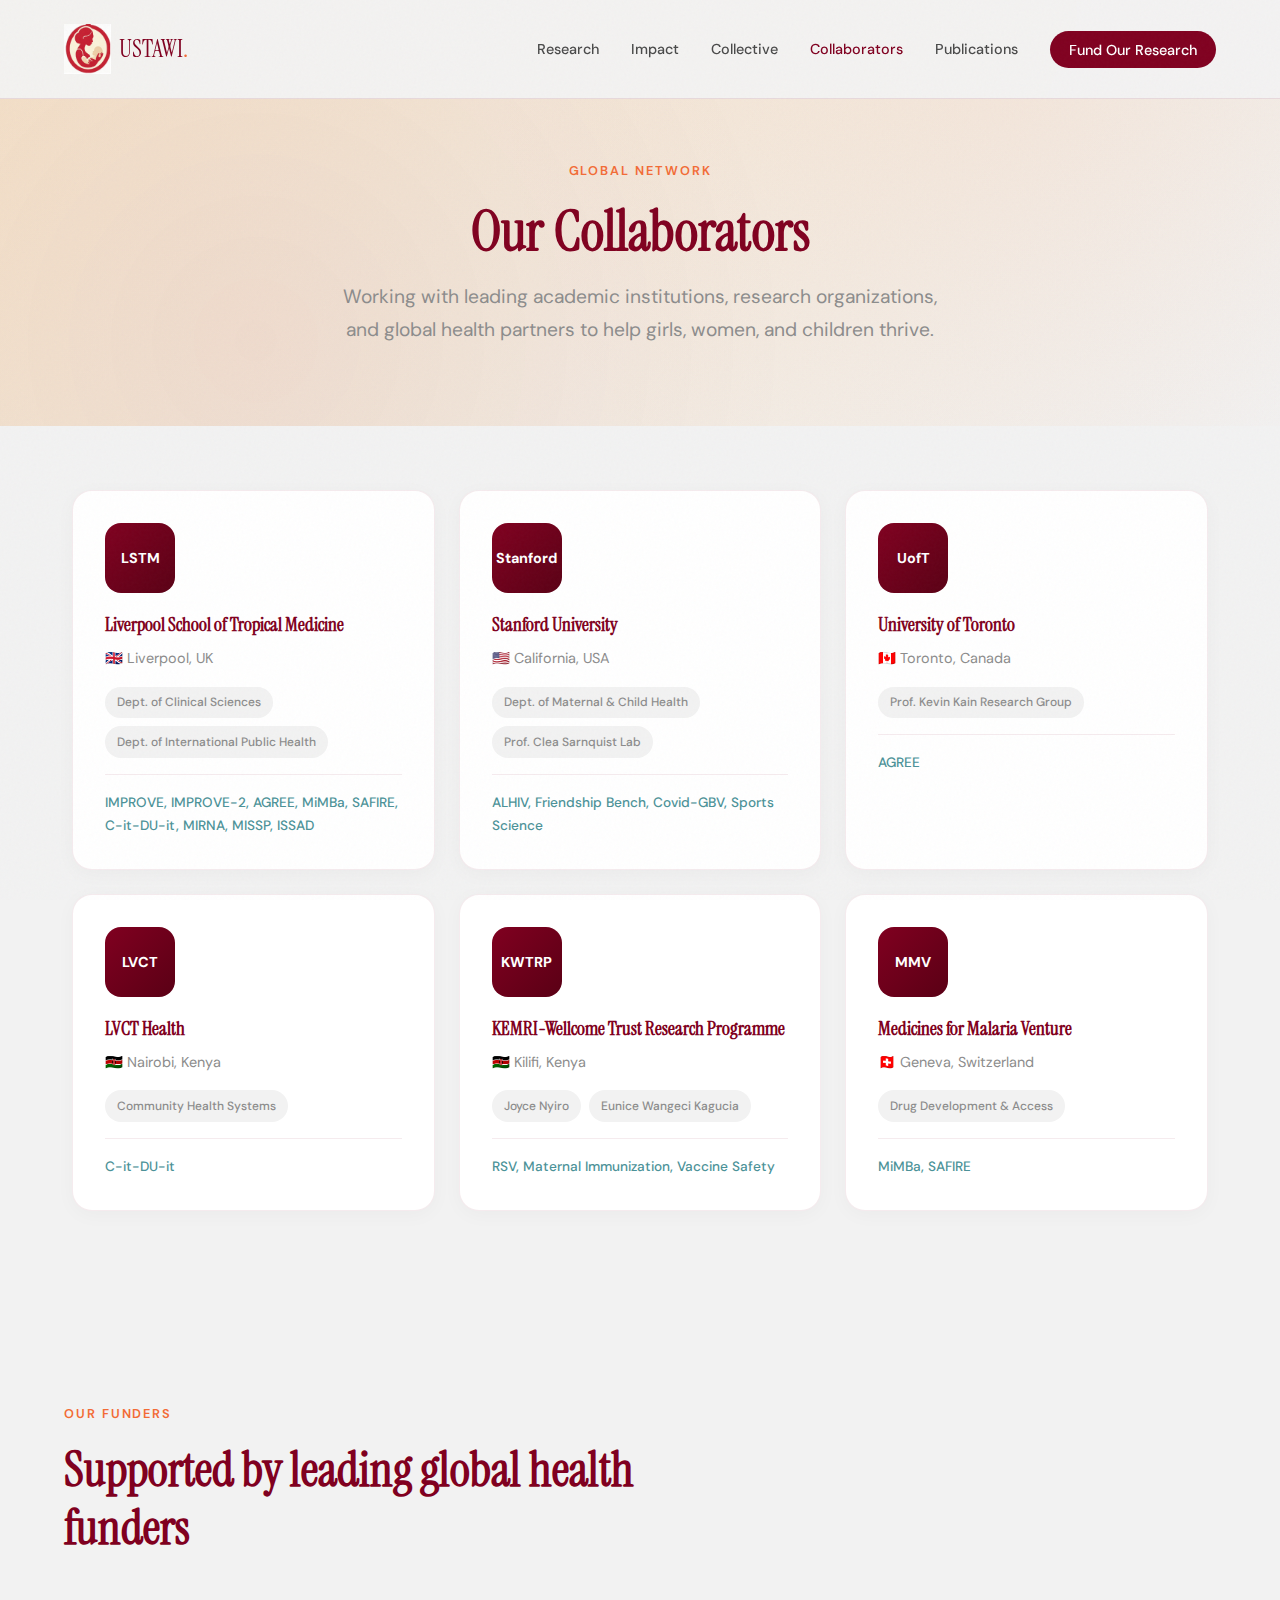
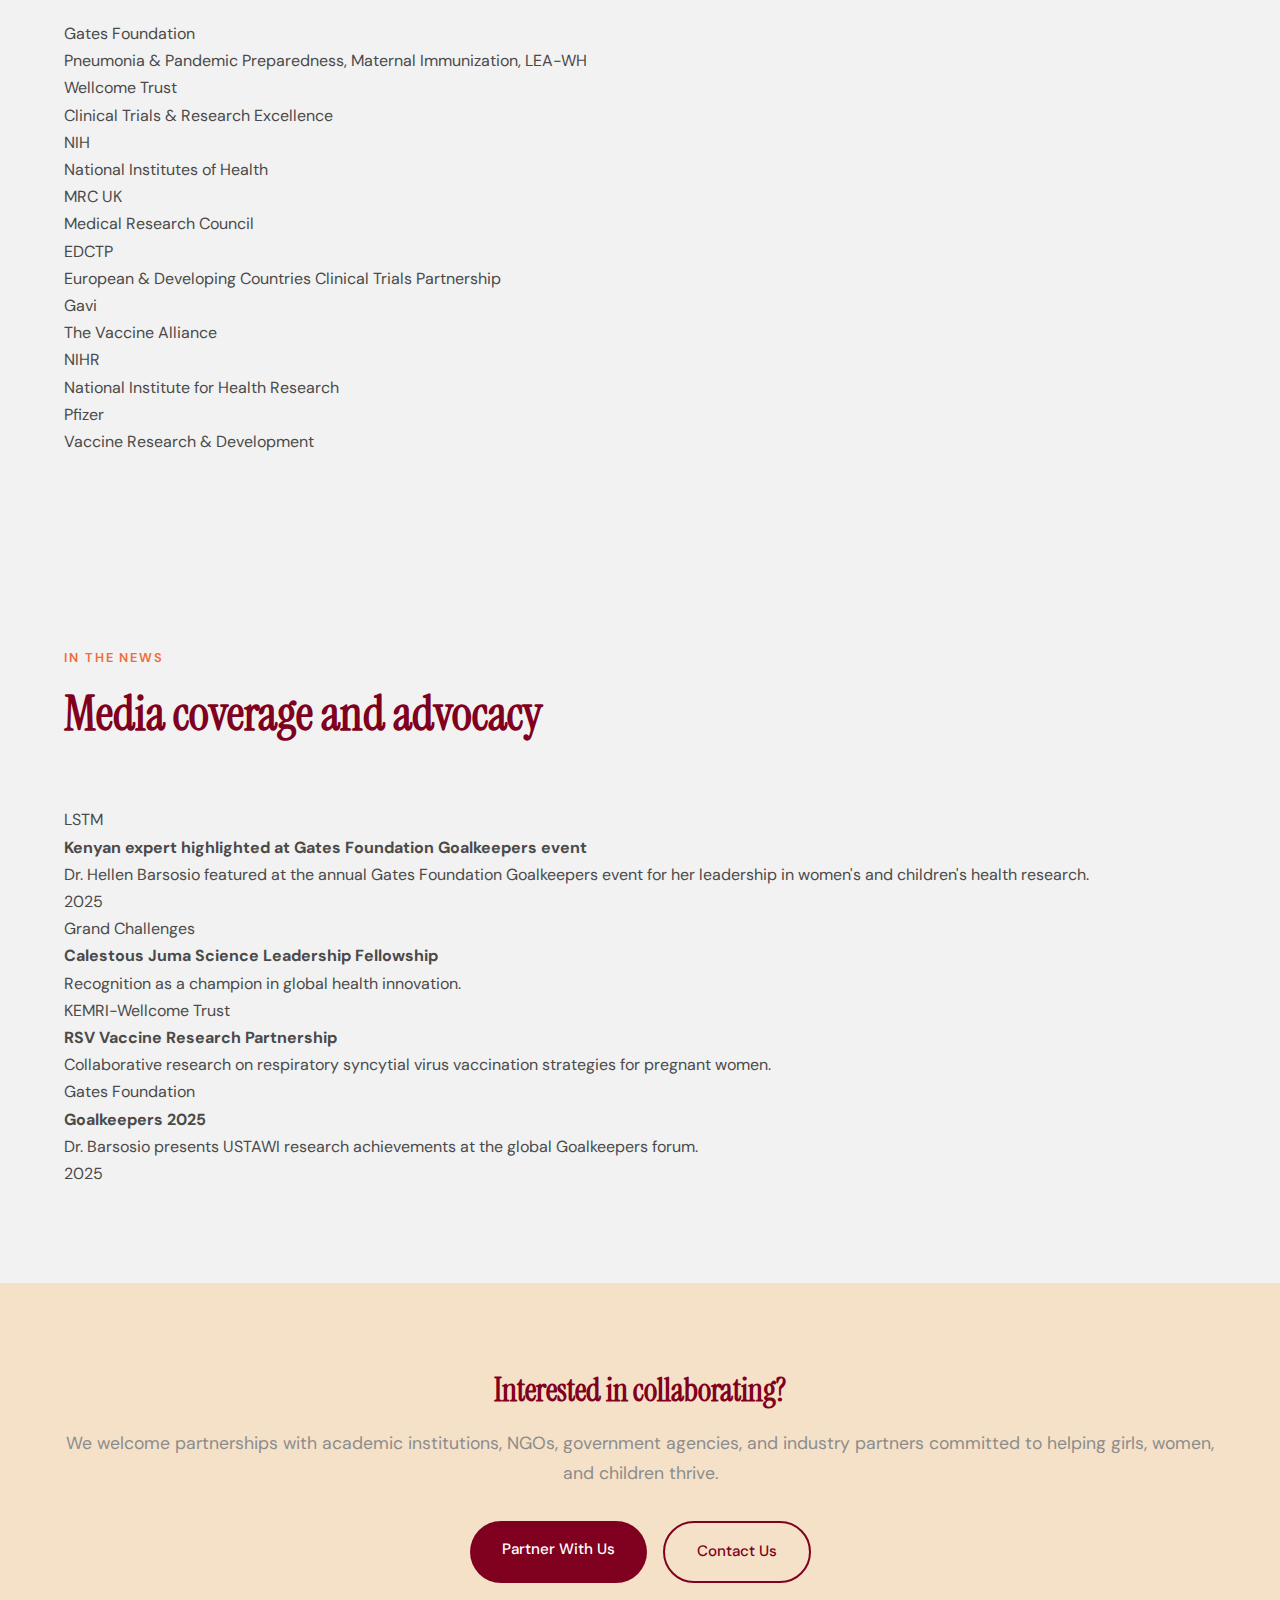
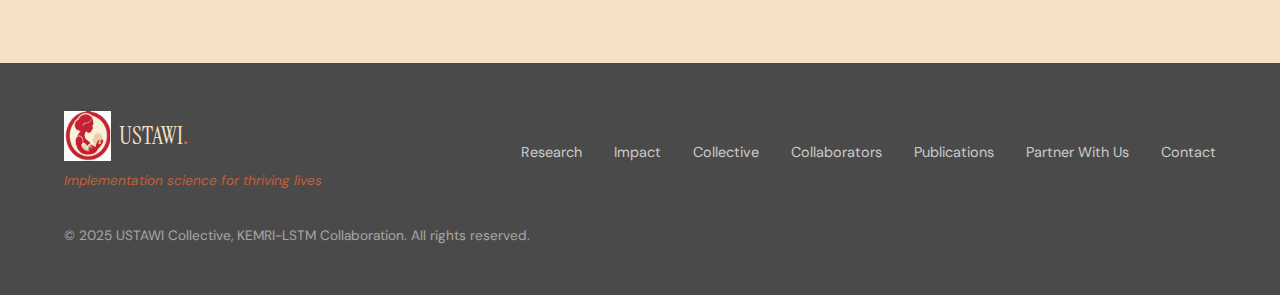
<file: collaborators.html>
<!DOCTYPE html>
<html lang="en">
<head>
    <meta charset="UTF-8">
    <meta name="viewport" content="width=device-width, initial-scale=1.0">
    <meta name="description" content="USTAWI Collective Collaborators - Working with leading institutions including LSTM, Stanford, University of Toronto, and global health partners.">
    <title>Our Collaborators | USTAWI Collective</title>
    <link rel="preconnect" href="https://fonts.googleapis.com">
    <link rel="preconnect" href="https://fonts.gstatic.com" crossorigin>
    <link href="https://fonts.googleapis.com/css2?family=Instrument+Serif:ital@0;1&family=DM+Sans:ital,opsz,wght@0,9..40,300;0,9..40,400;0,9..40,500;0,9..40,600;1,9..40,400&display=swap" rel="stylesheet">
    <link rel="stylesheet" href="styles.css">
</head>
<body>
    <nav>
        <a href="index.html" class="logo">
            <img src="logo.jpg" alt="USTAWI Logo" style="height: 50px; width: auto; object-fit: contain;">
            <span class="logo-text">USTAWI<span>.</span></span>
        </a>
        <ul class="nav-links">
            <li><a href="projects.html">Research</a></li>
            <li><a href="impact.html">Impact</a></li>
            <li><a href="team.html">Collective</a></li>
            <li><a href="collaborators.html" class="active">Collaborators</a></li>
            <li><a href="publications.html">Publications</a></li>
            <li><a href="partner.html" class="nav-cta">Fund Our Research</a></li>
        </ul>
    </nav>

    <!-- Page Header -->
    <section class="page-header">
        <div class="page-header-content">
            <p class="section-tag">Global Network</p>
            <h1>Our Collaborators</h1>
            <p class="page-description">Working with leading academic institutions, research organizations, and global health partners to help girls, women, and children thrive.</p>
        </div>
    </section>

    <!-- Collaborators Section -->
    <section id="collaborators" class="collaborators-section collaborators-page">
        <div class="collaborators-grid">
            <a href="https://www.lstmed.ac.uk" target="_blank" class="collaborator-card">
                <div class="collaborator-logo">LSTM</div>
                <h4>Liverpool School of Tropical Medicine</h4>
                <p class="collaborator-location">🇬🇧 Liverpool, UK</p>
                <div class="collaborator-depts">
                    <span>Dept. of Clinical Sciences</span>
                    <span>Dept. of International Public Health</span>
                </div>
                <p class="collaborator-projects">IMPROVE, IMPROVE-2, AGREE, MiMBa, SAFIRE, C-it-DU-it, MIRNA, MISSP, ISSAD</p>
            </a>
            <a href="https://sarnquistlab.su.domains/" target="_blank" class="collaborator-card">
                <div class="collaborator-logo">Stanford</div>
                <h4>Stanford University</h4>
                <p class="collaborator-location">🇺🇸 California, USA</p>
                <div class="collaborator-depts">
                    <span>Dept. of Maternal & Child Health</span>
                    <span>Prof. Clea Sarnquist Lab</span>
                </div>
                <p class="collaborator-projects">ALHIV, Friendship Bench, Covid-GBV, Sports Science</p>
            </a>
            <a href="https://lmp.utoronto.ca/faculty/kevin-kain" target="_blank" class="collaborator-card">
                <div class="collaborator-logo">UofT</div>
                <h4>University of Toronto</h4>
                <p class="collaborator-location">🇨🇦 Toronto, Canada</p>
                <div class="collaborator-depts">
                    <span>Prof. Kevin Kain Research Group</span>
                </div>
                <p class="collaborator-projects">AGREE</p>
            </a>
            <a href="https://lvcthealth.org" target="_blank" class="collaborator-card">
                <div class="collaborator-logo">LVCT</div>
                <h4>LVCT Health</h4>
                <p class="collaborator-location">🇰🇪 Nairobi, Kenya</p>
                <div class="collaborator-depts">
                    <span>Community Health Systems</span>
                </div>
                <p class="collaborator-projects">C-it-DU-it</p>
            </a>
            <a href="https://kemri-wellcome.org" target="_blank" class="collaborator-card">
                <div class="collaborator-logo">KWTRP</div>
                <h4>KEMRI-Wellcome Trust Research Programme</h4>
                <p class="collaborator-location">🇰🇪 Kilifi, Kenya</p>
                <div class="collaborator-depts">
                    <span>Joyce Nyiro</span>
                    <span>Eunice Wangeci Kagucia</span>
                </div>
                <p class="collaborator-projects">RSV, Maternal Immunization, Vaccine Safety</p>
            </a>
            <a href="https://www.mmv.org" target="_blank" class="collaborator-card">
                <div class="collaborator-logo">MMV</div>
                <h4>Medicines for Malaria Venture</h4>
                <p class="collaborator-location">🇨🇭 Geneva, Switzerland</p>
                <div class="collaborator-depts">
                    <span>Drug Development & Access</span>
                </div>
                <p class="collaborator-projects">MiMBa, SAFIRE</p>
            </a>
        </div>
    </section>

    <!-- Funders Section -->
    <section class="funders-section">
        <div class="section-header">
            <p class="section-tag">Our Funders</p>
            <h2 class="section-title">Supported by leading global health funders</h2>
        </div>
        <div class="funders-grid">
            <a href="https://www.gatesfoundation.org" target="_blank" class="funder-card">
                <div class="funder-logo-large">Gates Foundation</div>
                <p>Pneumonia & Pandemic Preparedness, Maternal Immunization, LEA-WH</p>
            </a>
            <div class="funder-card">
                <div class="funder-logo-large">Wellcome Trust</div>
                <p>Clinical Trials & Research Excellence</p>
            </div>
            <div class="funder-card">
                <div class="funder-logo-large">NIH</div>
                <p>National Institutes of Health</p>
            </div>
            <div class="funder-card">
                <div class="funder-logo-large">MRC UK</div>
                <p>Medical Research Council</p>
            </div>
            <div class="funder-card">
                <div class="funder-logo-large">EDCTP</div>
                <p>European & Developing Countries Clinical Trials Partnership</p>
            </div>
            <div class="funder-card">
                <div class="funder-logo-large">Gavi</div>
                <p>The Vaccine Alliance</p>
            </div>
            <div class="funder-card">
                <div class="funder-logo-large">NIHR</div>
                <p>National Institute for Health Research</p>
            </div>
            <div class="funder-card">
                <div class="funder-logo-large">Pfizer</div>
                <p>Vaccine Research & Development</p>
            </div>
        </div>
    </section>

    <!-- Media Section -->
    <section class="media-section">
        <div class="section-header">
            <p class="section-tag">In the News</p>
            <h2 class="section-title">Media coverage and advocacy</h2>
        </div>
        <div class="media-grid">
            <a href="https://www.lstmed.ac.uk/news-events/news/kenyan-expert-highlighted-at-gates-foundation-goalkeepers-event" target="_blank" class="media-card highlight">
                <div class="media-source">LSTM</div>
                <h4>Kenyan expert highlighted at Gates Foundation Goalkeepers event</h4>
                <p>Dr. Hellen Barsosio featured at the annual Gates Foundation Goalkeepers event for her leadership in women's and children's health research.</p>
                <span class="media-date">2025</span>
            </a>
            <a href="https://gcgh.grandchallenges.org/champions" target="_blank" class="media-card">
                <div class="media-source">Grand Challenges</div>
                <h4>Calestous Juma Science Leadership Fellowship</h4>
                <p>Recognition as a champion in global health innovation.</p>
            </a>
            <a href="https://kemri-wellcome.org" target="_blank" class="media-card">
                <div class="media-source">KEMRI-Wellcome Trust</div>
                <h4>RSV Vaccine Research Partnership</h4>
                <p>Collaborative research on respiratory syncytial virus vaccination strategies for pregnant women.</p>
            </a>
            <a href="https://www.gatesfoundation.org/goalkeepers/about-event/" target="_blank" class="media-card highlight">
                <div class="media-source">Gates Foundation</div>
                <h4>Goalkeepers 2025</h4>
                <p>Dr. Barsosio presents USTAWI research achievements at the global Goalkeepers forum.</p>
                <span class="media-date">2025</span>
            </a>
        </div>
    </section>

    <!-- CTA Section -->
    <section class="page-cta">
        <h2>Interested in collaborating?</h2>
        <p>We welcome partnerships with academic institutions, NGOs, government agencies, and industry partners committed to helping girls, women, and children thrive.</p>
        <div class="cta-buttons">
            <a href="partner.html" class="btn btn-primary">Partner With Us</a>
            <a href="contact.html" class="btn btn-secondary">Contact Us</a>
        </div>
    </section>

    <!-- Footer -->
    <footer>
        <div class="footer-brand">
            <a href="index.html" class="logo">
                <img src="logo.jpg" alt="USTAWI Logo" style="height: 50px; width: auto; object-fit: contain;">
                <span class="logo-text" style="color: #F5E1C8;">USTAWI<span>.</span></span>
            </a>
            <p class="footer-tagline">Implementation science for thriving lives</p>
        </div>
        <ul class="footer-links">
            <li><a href="projects.html">Research</a></li>
            <li><a href="impact.html">Impact</a></li>
            <li><a href="team.html">Collective</a></li>
            <li><a href="collaborators.html">Collaborators</a></li>
            <li><a href="publications.html">Publications</a></li>
            <li><a href="partner.html">Partner With Us</a></li>
            <li><a href="contact.html">Contact</a></li>
        </ul>
        <p class="copyright">© 2025 USTAWI Collective, KEMRI-LSTM Collaboration. All rights reserved.</p>
    </footer>
</body>
</html>
</file>
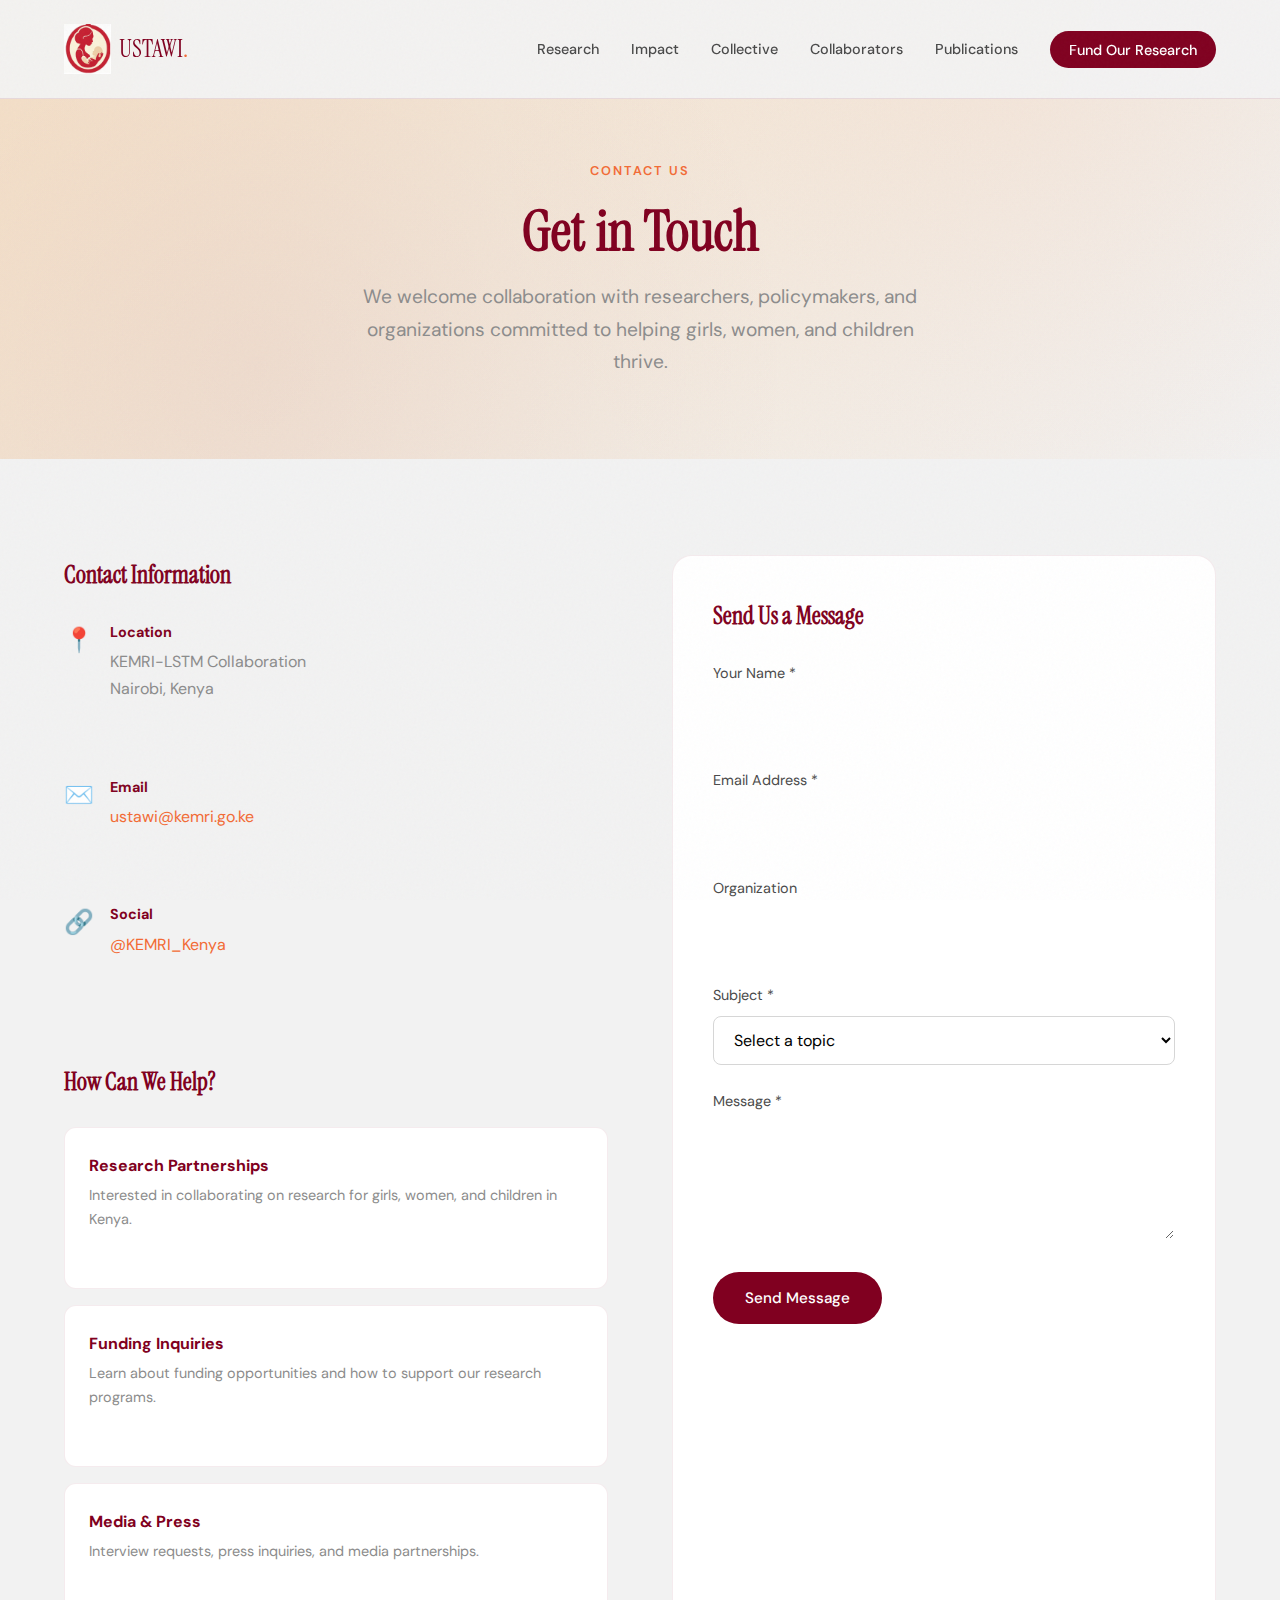
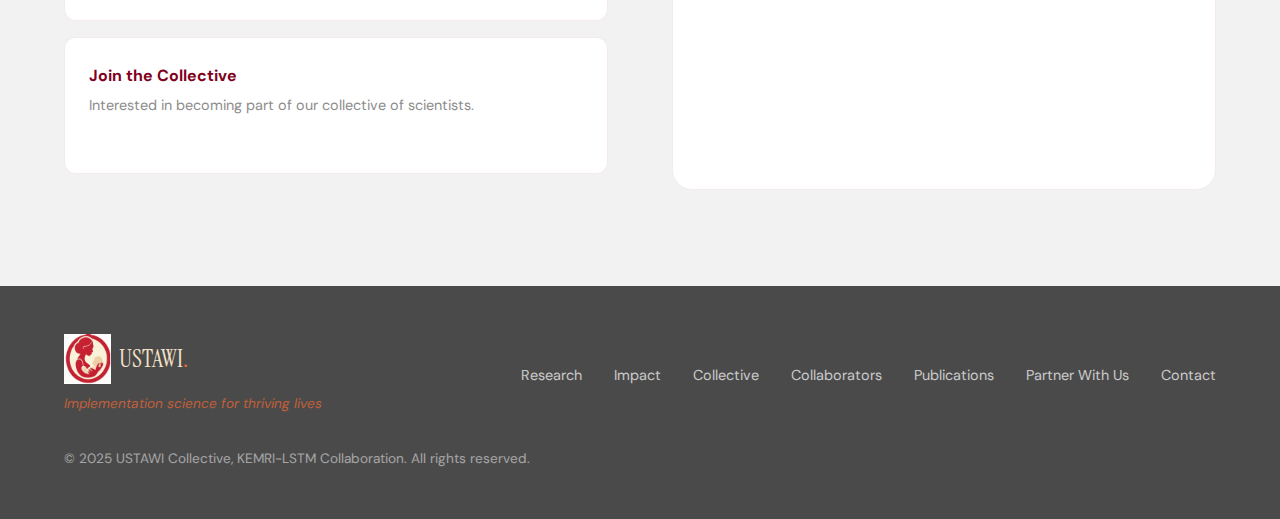
<file: contact.html>
<!DOCTYPE html>
<html lang="en">
<head>
    <meta charset="UTF-8">
    <meta name="viewport" content="width=device-width, initial-scale=1.0">
    <meta name="description" content="Contact USTAWI Collective - Get in touch with our collective for partnerships, collaborations, and inquiries.">
    <title>Contact Us | USTAWI Collective</title>
    <link rel="preconnect" href="https://fonts.googleapis.com">
    <link rel="preconnect" href="https://fonts.gstatic.com" crossorigin>
    <link href="https://fonts.googleapis.com/css2?family=Instrument+Serif:ital@0;1&family=DM+Sans:ital,opsz,wght@0,9..40,300;0,9..40,400;0,9..40,500;0,9..40,600;1,9..40,400&display=swap" rel="stylesheet">
    <link rel="stylesheet" href="styles.css">
</head>
<body>
    <nav>
        <a href="index.html" class="logo">
            <img src="logo.jpg" alt="USTAWI Logo" style="height: 50px; width: auto; object-fit: contain;">
            <span class="logo-text">USTAWI<span>.</span></span>
        </a>
        <ul class="nav-links">
            <li><a href="projects.html">Research</a></li>
            <li><a href="impact.html">Impact</a></li>
            <li><a href="team.html">Collective</a></li>
            <li><a href="collaborators.html">Collaborators</a></li>
            <li><a href="publications.html">Publications</a></li>
            <li><a href="partner.html" class="nav-cta">Fund Our Research</a></li>
        </ul>
    </nav>

    <section class="page-header">
        <div class="page-header-content">
            <p class="section-tag">Contact Us</p>
            <h1>Get in Touch</h1>
            <p class="page-description">We welcome collaboration with researchers, policymakers, and organizations committed to helping girls, women, and children thrive.</p>
        </div>
    </section>

    <section class="contact-section-page">
        <div class="contact-content">
            <div class="contact-info">
                <h3>Contact Information</h3>
                <div class="contact-details">
                    <div class="contact-item">
                        <span class="contact-icon">📍</span>
                        <div>
                            <h4>Location</h4>
                            <p>KEMRI-LSTM Collaboration<br>Nairobi, Kenya</p>
                        </div>
                    </div>
                    <div class="contact-item">
                        <span class="contact-icon">✉️</span>
                        <div>
                            <h4>Email</h4>
                            <p><a href="mailto:ustawi@kemri.go.ke">ustawi@kemri.go.ke</a></p>
                        </div>
                    </div>
                    <div class="contact-item">
                        <span class="contact-icon">🔗</span>
                        <div>
                            <h4>Social</h4>
                            <p><a href="https://twitter.com/KEMRI_Kenya" target="_blank">@KEMRI_Kenya</a></p>
                        </div>
                    </div>
                </div>

                <div class="contact-types">
                    <h3>How Can We Help?</h3>
                    <div class="contact-type">
                        <h4>Research Partnerships</h4>
                        <p>Interested in collaborating on research for girls, women, and children in Kenya.</p>
                    </div>
                    <div class="contact-type">
                        <h4>Funding Inquiries</h4>
                        <p>Learn about funding opportunities and how to support our research programs.</p>
                    </div>
                    <div class="contact-type">
                        <h4>Media & Press</h4>
                        <p>Interview requests, press inquiries, and media partnerships.</p>
                    </div>
                    <div class="contact-type">
                        <h4>Join the Collective</h4>
                        <p>Interested in becoming part of our collective of scientists.</p>
                    </div>
                </div>
            </div>

            <form class="contact-form" onsubmit="event.preventDefault(); alert('Thank you for your message! We will be in touch soon.');">
                <h3>Send Us a Message</h3>
                <div class="form-group">
                    <label for="name">Your Name *</label>
                    <input type="text" id="name" name="name" required>
                </div>
                <div class="form-group">
                    <label for="email">Email Address *</label>
                    <input type="email" id="email" name="email" required>
                </div>
                <div class="form-group">
                    <label for="organization">Organization</label>
                    <input type="text" id="organization" name="organization">
                </div>
                <div class="form-group">
                    <label for="subject">Subject *</label>
                    <select id="subject" name="subject" required>
                        <option value="">Select a topic</option>
                        <option value="partnership">Research Partnership</option>
                        <option value="funding">Funding Inquiry</option>
                        <option value="media">Media & Press</option>
                        <option value="join">Join the Collective</option>
                        <option value="other">Other</option>
                    </select>
                </div>
                <div class="form-group">
                    <label for="message">Message *</label>
                    <textarea id="message" name="message" rows="5" required></textarea>
                </div>
                <button type="submit" class="btn btn-primary">Send Message</button>
            </form>
        </div>
    </section>

    <footer>
        <div class="footer-brand">
            <a href="index.html" class="logo">
                <img src="logo.jpg" alt="USTAWI Logo" style="height: 50px; width: auto; object-fit: contain;">
                <span class="logo-text" style="color: #F5E1C8;">USTAWI<span>.</span></span>
            </a>
            <p class="footer-tagline">Implementation science for thriving lives</p>
        </div>
        <ul class="footer-links">
            <li><a href="projects.html">Research</a></li>
            <li><a href="impact.html">Impact</a></li>
            <li><a href="team.html">Collective</a></li>
            <li><a href="collaborators.html">Collaborators</a></li>
            <li><a href="publications.html">Publications</a></li>
            <li><a href="partner.html">Partner With Us</a></li>
            <li><a href="contact.html">Contact</a></li>
        </ul>
        <p class="copyright">© 2025 USTAWI Collective, KEMRI-LSTM Collaboration. All rights reserved.</p>
    </footer>
</body>
</html>
</file>
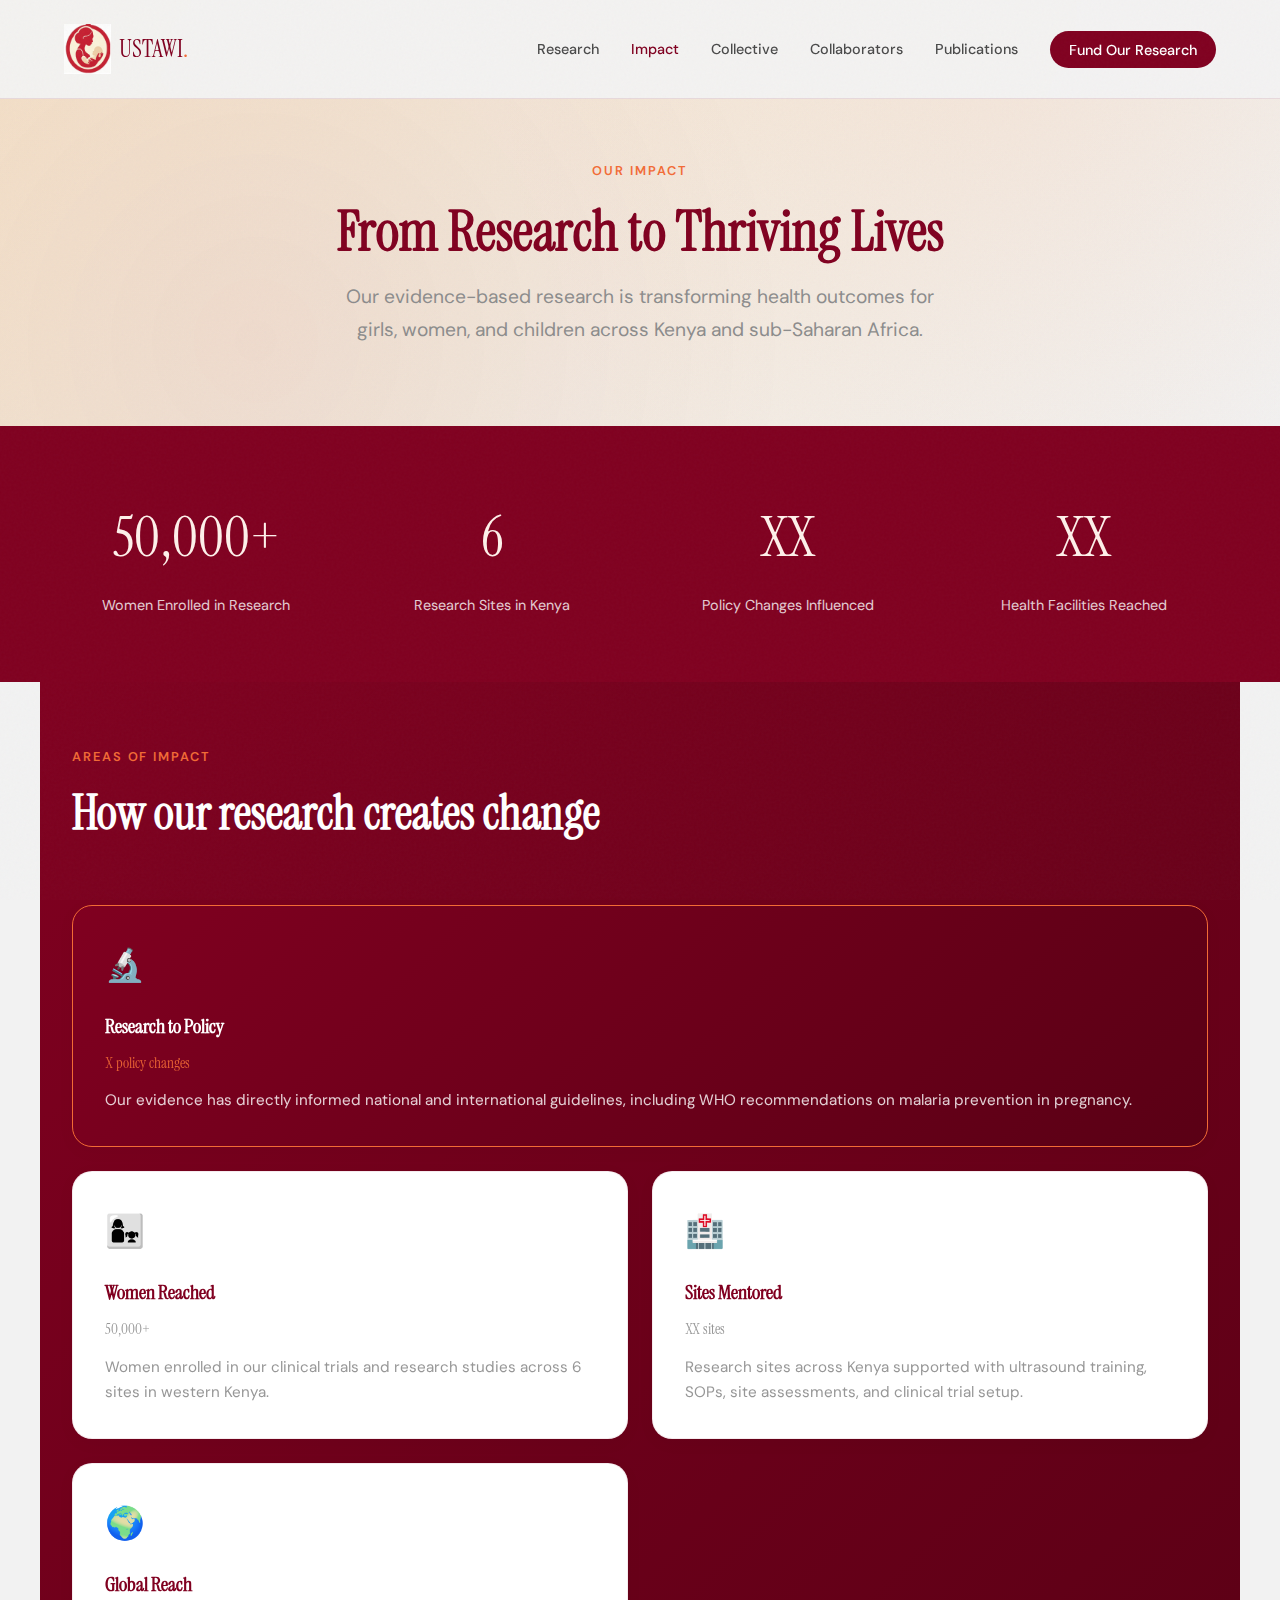
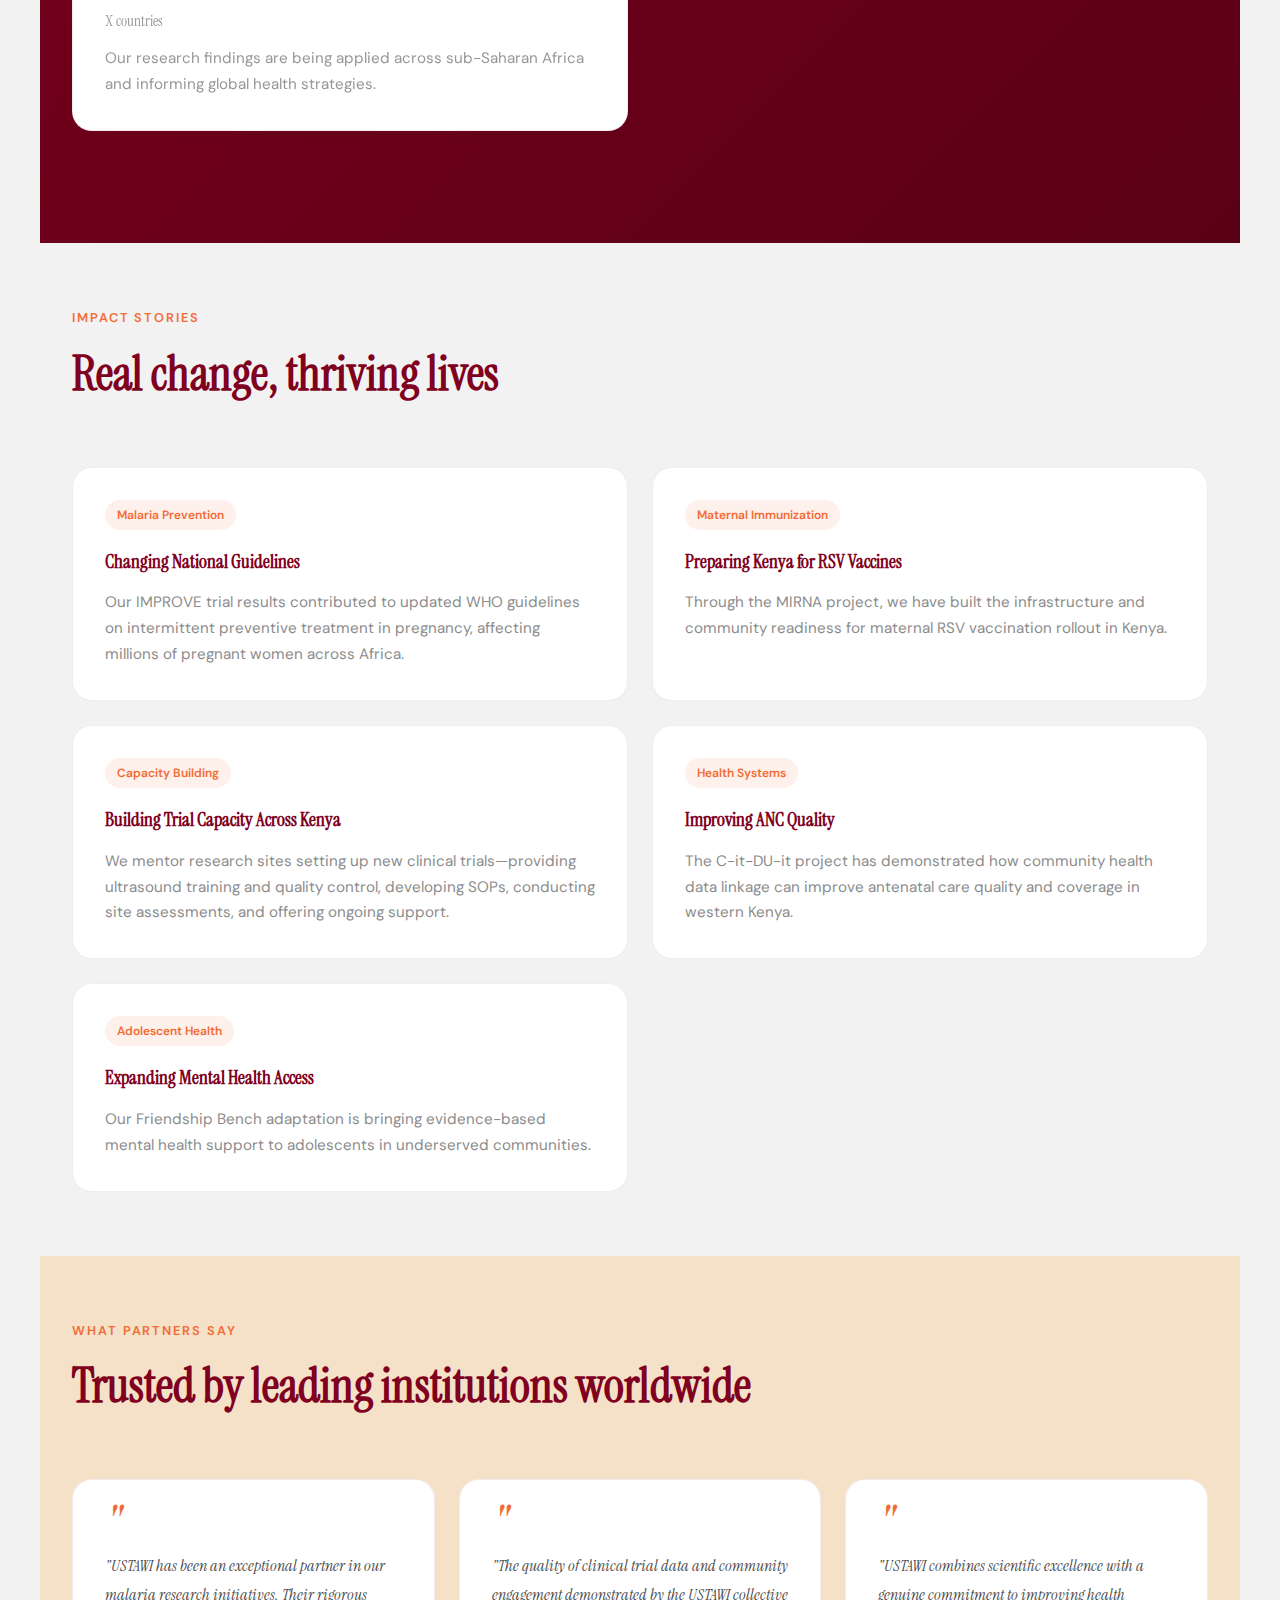
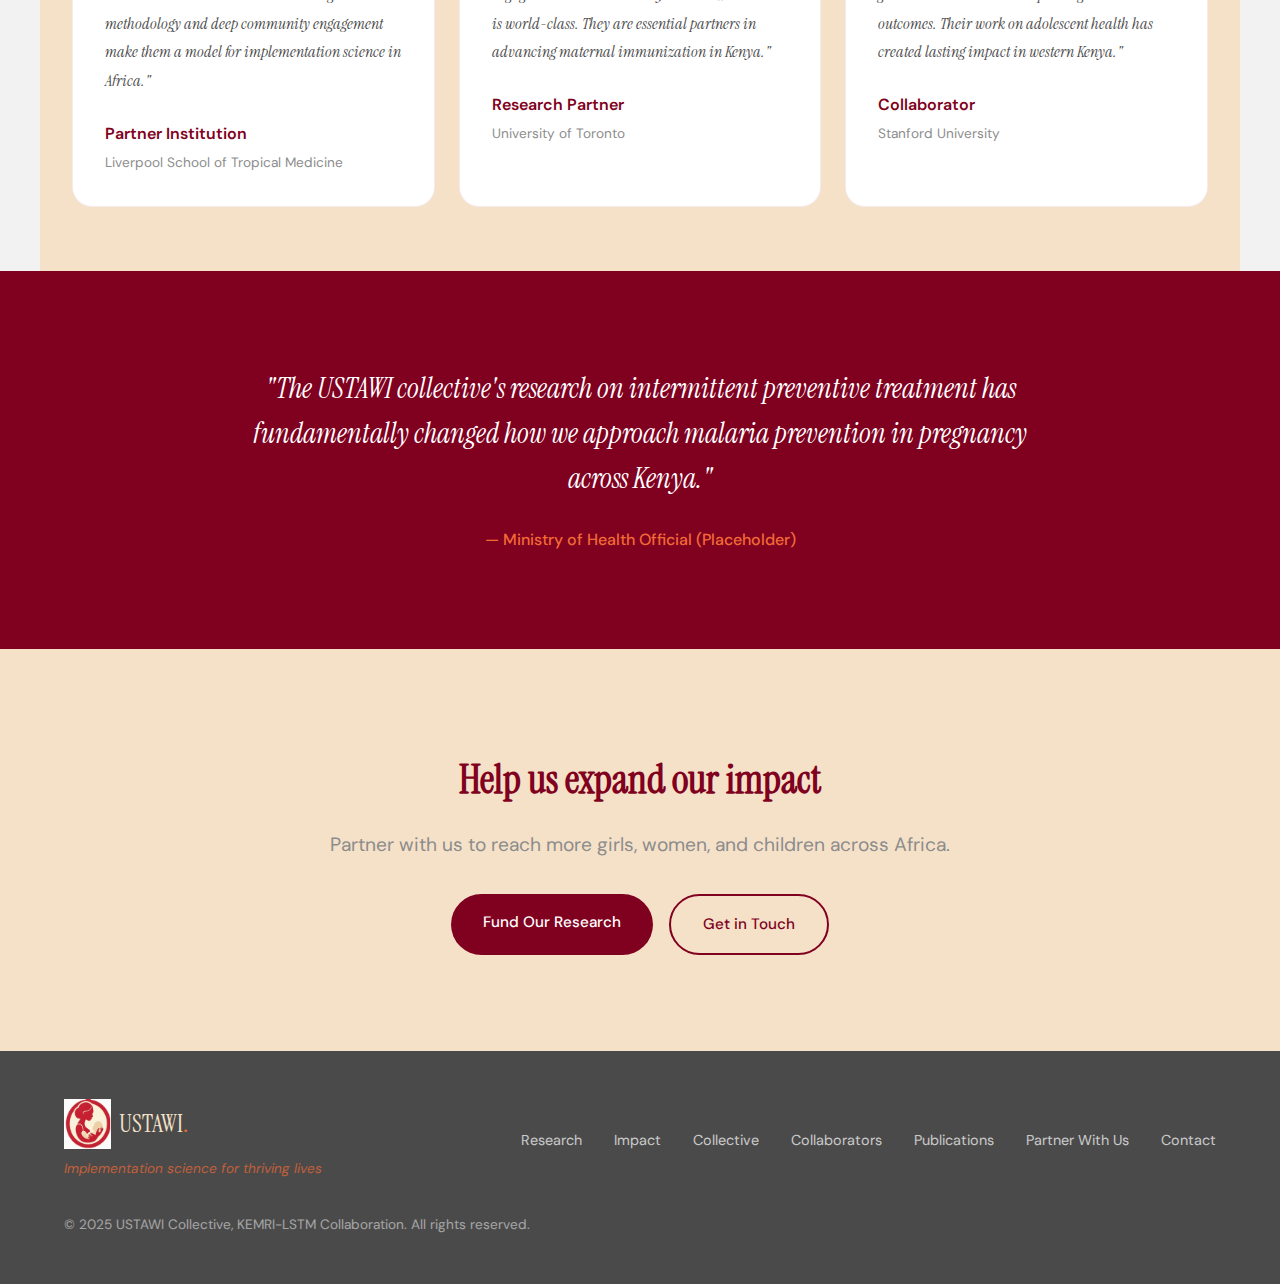
<file: impact.html>
<!DOCTYPE html>
<html lang="en">
<head>
    <meta charset="UTF-8">
    <meta name="viewport" content="width=device-width, initial-scale=1.0">
    <meta name="description" content="USTAWI Collective Impact - From research to real-world change for girls, women, and children across Kenya and Africa.">
    <title>Our Impact | USTAWI Collective</title>
    <link rel="preconnect" href="https://fonts.googleapis.com">
    <link rel="preconnect" href="https://fonts.gstatic.com" crossorigin>
    <link href="https://fonts.googleapis.com/css2?family=Instrument+Serif:ital@0;1&family=DM+Sans:ital,opsz,wght@0,9..40,300;0,9..40,400;0,9..40,500;0,9..40,600;1,9..40,400&display=swap" rel="stylesheet">
    <link rel="stylesheet" href="styles.css">
</head>
<body>
    <nav>
        <a href="index.html" class="logo">
            <img src="logo.jpg" alt="USTAWI Logo" style="height: 50px; width: auto; object-fit: contain;">
            <span class="logo-text">USTAWI<span>.</span></span>
        </a>
        <ul class="nav-links">
            <li><a href="projects.html">Research</a></li>
            <li><a href="impact.html" class="active">Impact</a></li>
            <li><a href="team.html">Collective</a></li>
            <li><a href="collaborators.html">Collaborators</a></li>
            <li><a href="publications.html">Publications</a></li>
            <li><a href="partner.html" class="nav-cta">Fund Our Research</a></li>
        </ul>
    </nav>

    <section class="page-header">
        <div class="page-header-content">
            <p class="section-tag">Our Impact</p>
            <h1>From Research to Thriving Lives</h1>
            <p class="page-description">Our evidence-based research is transforming health outcomes for girls, women, and children across Kenya and sub-Saharan Africa.</p>
        </div>
    </section>

    <section class="stats">
        <div class="stat-item">
            <span class="stat-number">50,000+</span>
            <p class="stat-label">Women Enrolled in Research</p>
        </div>
        <div class="stat-item">
            <span class="stat-number">6</span>
            <p class="stat-label">Research Sites in Kenya</p>
        </div>
        <div class="stat-item">
            <span class="stat-number">XX</span>
            <p class="stat-label">Policy Changes Influenced</p>
        </div>
        <div class="stat-item">
            <span class="stat-number">XX</span>
            <p class="stat-label">Health Facilities Reached</p>
        </div>
    </section>

    <section class="impact-section">
        <div class="section-header">
            <p class="section-tag">Areas of Impact</p>
            <h2 class="section-title">How our research creates change</h2>
        </div>
        <div class="impact-grid">
            <div class="impact-card highlight">
                <div class="impact-icon">🔬</div>
                <h3>Research to Policy</h3>
                <p class="impact-stat">X policy changes</p>
                <p>Our evidence has directly informed national and international guidelines, including WHO recommendations on malaria prevention in pregnancy.</p>
            </div>
            <div class="impact-card">
                <div class="impact-icon">👩‍👧</div>
                <h3>Women Reached</h3>
                <p class="impact-stat">50,000+</p>
                <p>Women enrolled in our clinical trials and research studies across 6 sites in western Kenya.</p>
            </div>
            <div class="impact-card">
                <div class="impact-icon">🏥</div>
                <h3>Sites Mentored</h3>
                <p class="impact-stat">XX sites</p>
                <p>Research sites across Kenya supported with ultrasound training, SOPs, site assessments, and clinical trial setup.</p>
            </div>
            <div class="impact-card">
                <div class="impact-icon">🌍</div>
                <h3>Global Reach</h3>
                <p class="impact-stat">X countries</p>
                <p>Our research findings are being applied across sub-Saharan Africa and informing global health strategies.</p>
            </div>
        </div>
    </section>

    <section class="impact-stories">
        <div class="section-header">
            <p class="section-tag">Impact Stories</p>
            <h2 class="section-title">Real change, thriving lives</h2>
        </div>
        <div class="stories-grid">
            <div class="story-card">
                <div class="story-category">Malaria Prevention</div>
                <h3>Changing National Guidelines</h3>
                <p>Our IMPROVE trial results contributed to updated WHO guidelines on intermittent preventive treatment in pregnancy, affecting millions of pregnant women across Africa.</p>
            </div>
            <div class="story-card">
                <div class="story-category">Maternal Immunization</div>
                <h3>Preparing Kenya for RSV Vaccines</h3>
                <p>Through the MIRNA project, we have built the infrastructure and community readiness for maternal RSV vaccination rollout in Kenya.</p>
            </div>
            <div class="story-card">
                <div class="story-category">Capacity Building</div>
                <h3>Building Trial Capacity Across Kenya</h3>
                <p>We mentor research sites setting up new clinical trials—providing ultrasound training and quality control, developing SOPs, conducting site assessments, and offering ongoing support.</p>
            </div>
            <div class="story-card">
                <div class="story-category">Health Systems</div>
                <h3>Improving ANC Quality</h3>
                <p>The C-it-DU-it project has demonstrated how community health data linkage can improve antenatal care quality and coverage in western Kenya.</p>
            </div>
            <div class="story-card">
                <div class="story-category">Adolescent Health</div>
                <h3>Expanding Mental Health Access</h3>
                <p>Our Friendship Bench adaptation is bringing evidence-based mental health support to adolescents in underserved communities.</p>
            </div>
        </div>
    </section>

    <section class="testimonials-section">
        <div class="section-header">
            <p class="section-tag">What Partners Say</p>
            <h2 class="section-title">Trusted by leading institutions worldwide</h2>
        </div>
        <div class="testimonials-grid">
            <div class="testimonial-card">
                <p class="testimonial-quote">"USTAWI has been an exceptional partner in our malaria research initiatives. Their rigorous methodology and deep community engagement make them a model for implementation science in Africa."</p>
                <div class="testimonial-author">
                    <div class="author-info">
                        <p class="author-name">Partner Institution</p>
                        <p class="author-title">Liverpool School of Tropical Medicine</p>
                    </div>
                </div>
            </div>
            <div class="testimonial-card">
                <p class="testimonial-quote">"The quality of clinical trial data and community engagement demonstrated by the USTAWI collective is world-class. They are essential partners in advancing maternal immunization in Kenya."</p>
                <div class="testimonial-author">
                    <div class="author-info">
                        <p class="author-name">Research Partner</p>
                        <p class="author-title">University of Toronto</p>
                    </div>
                </div>
            </div>
            <div class="testimonial-card">
                <p class="testimonial-quote">"USTAWI combines scientific excellence with a genuine commitment to improving health outcomes. Their work on adolescent health has created lasting impact in western Kenya."</p>
                <div class="testimonial-author">
                    <div class="author-info">
                        <p class="author-name">Collaborator</p>
                        <p class="author-title">Stanford University</p>
                    </div>
                </div>
            </div>
        </div>
    </section>

    <section class="featured-quote">
        <div class="quote-content">
            <p class="quote-text">"The USTAWI collective's research on intermittent preventive treatment has fundamentally changed how we approach malaria prevention in pregnancy across Kenya."</p>
            <p class="quote-attribution">— Ministry of Health Official (Placeholder)</p>
        </div>
    </section>

    <section class="home-cta">
        <h2>Help us expand our impact</h2>
        <p>Partner with us to reach more girls, women, and children across Africa.</p>
        <div class="cta-buttons">
            <a href="partner.html" class="btn btn-primary">Fund Our Research</a>
            <a href="contact.html" class="btn btn-secondary">Get in Touch</a>
        </div>
    </section>

    <footer>
        <div class="footer-brand">
            <a href="index.html" class="logo">
                <img src="logo.jpg" alt="USTAWI Logo" style="height: 50px; width: auto; object-fit: contain;">
                <span class="logo-text" style="color: #F5E1C8;">USTAWI<span>.</span></span>
            </a>
            <p class="footer-tagline">Implementation science for thriving lives</p>
        </div>
        <ul class="footer-links">
            <li><a href="projects.html">Research</a></li>
            <li><a href="impact.html">Impact</a></li>
            <li><a href="team.html">Collective</a></li>
            <li><a href="collaborators.html">Collaborators</a></li>
            <li><a href="publications.html">Publications</a></li>
            <li><a href="partner.html">Partner With Us</a></li>
            <li><a href="contact.html">Contact</a></li>
        </ul>
        <p class="copyright">© 2025 USTAWI Collective, KEMRI-LSTM Collaboration. All rights reserved.</p>
    </footer>
</body>
</html>
</file>
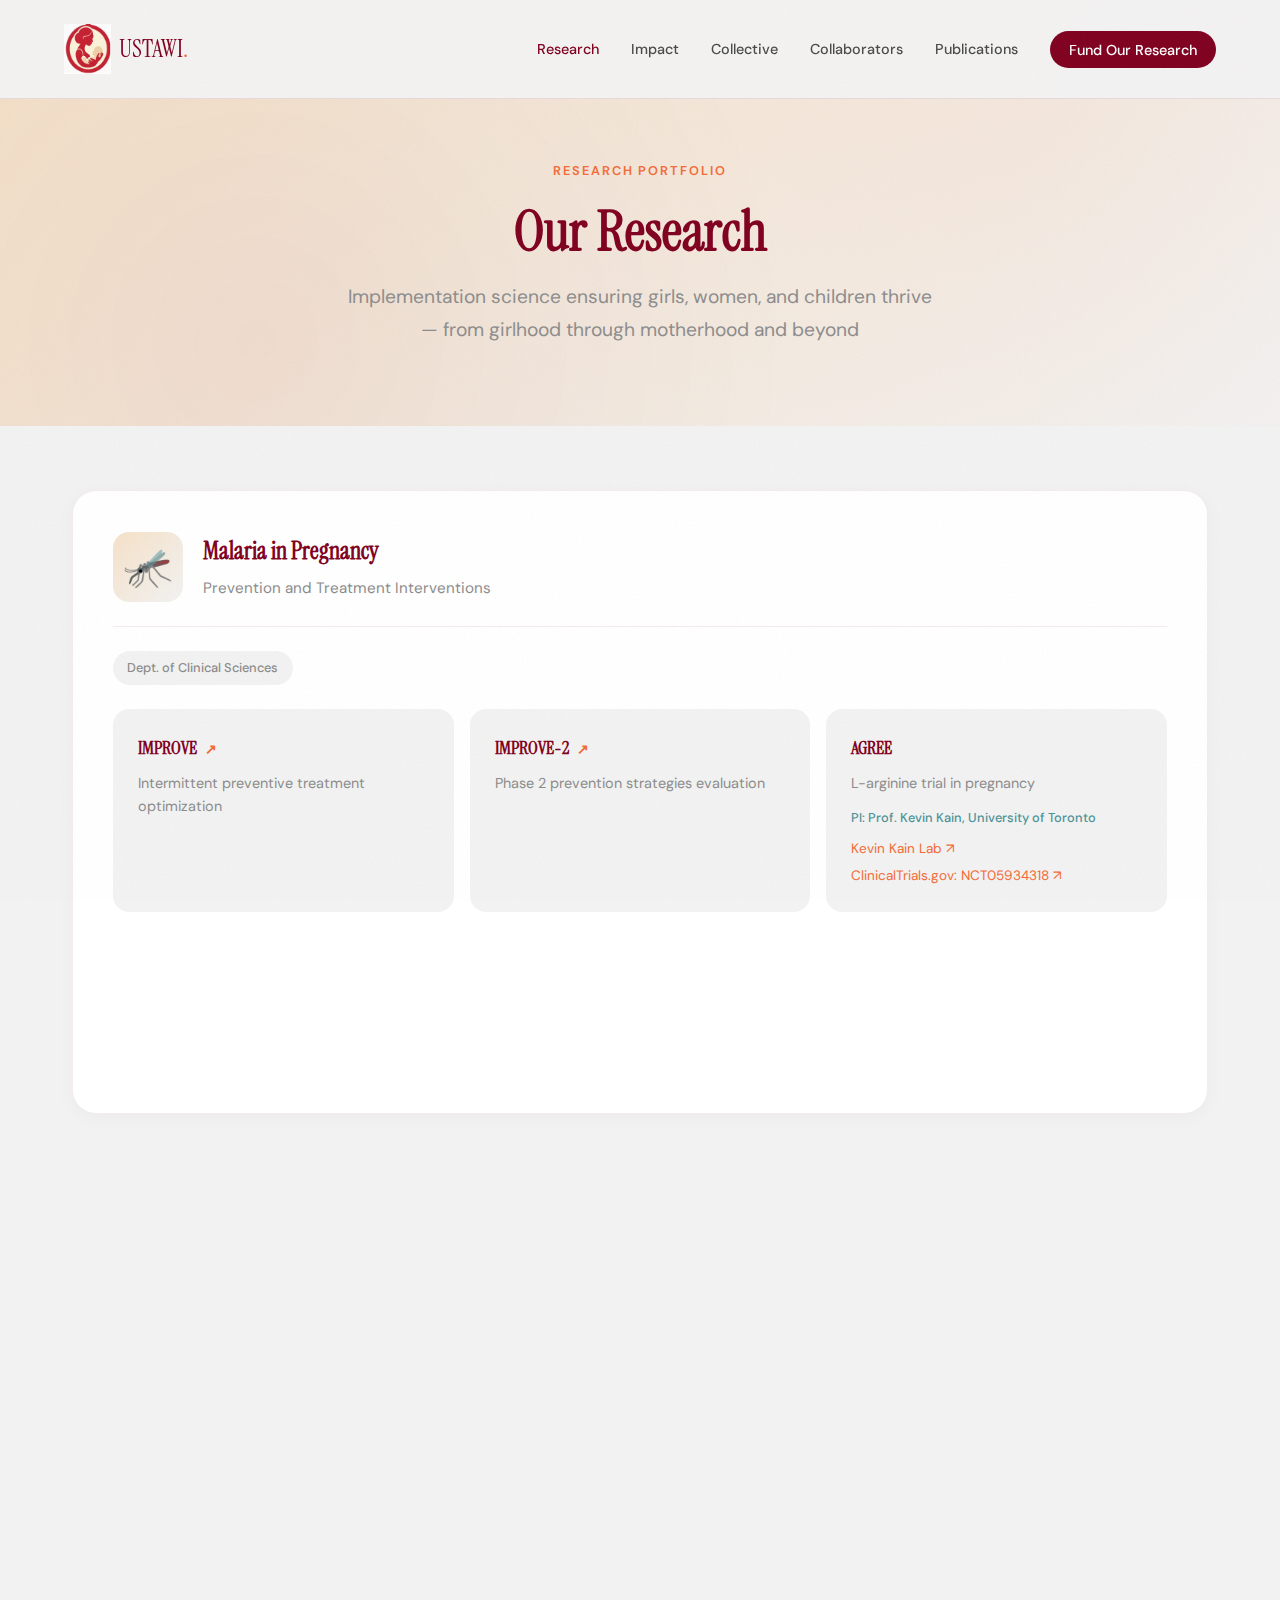
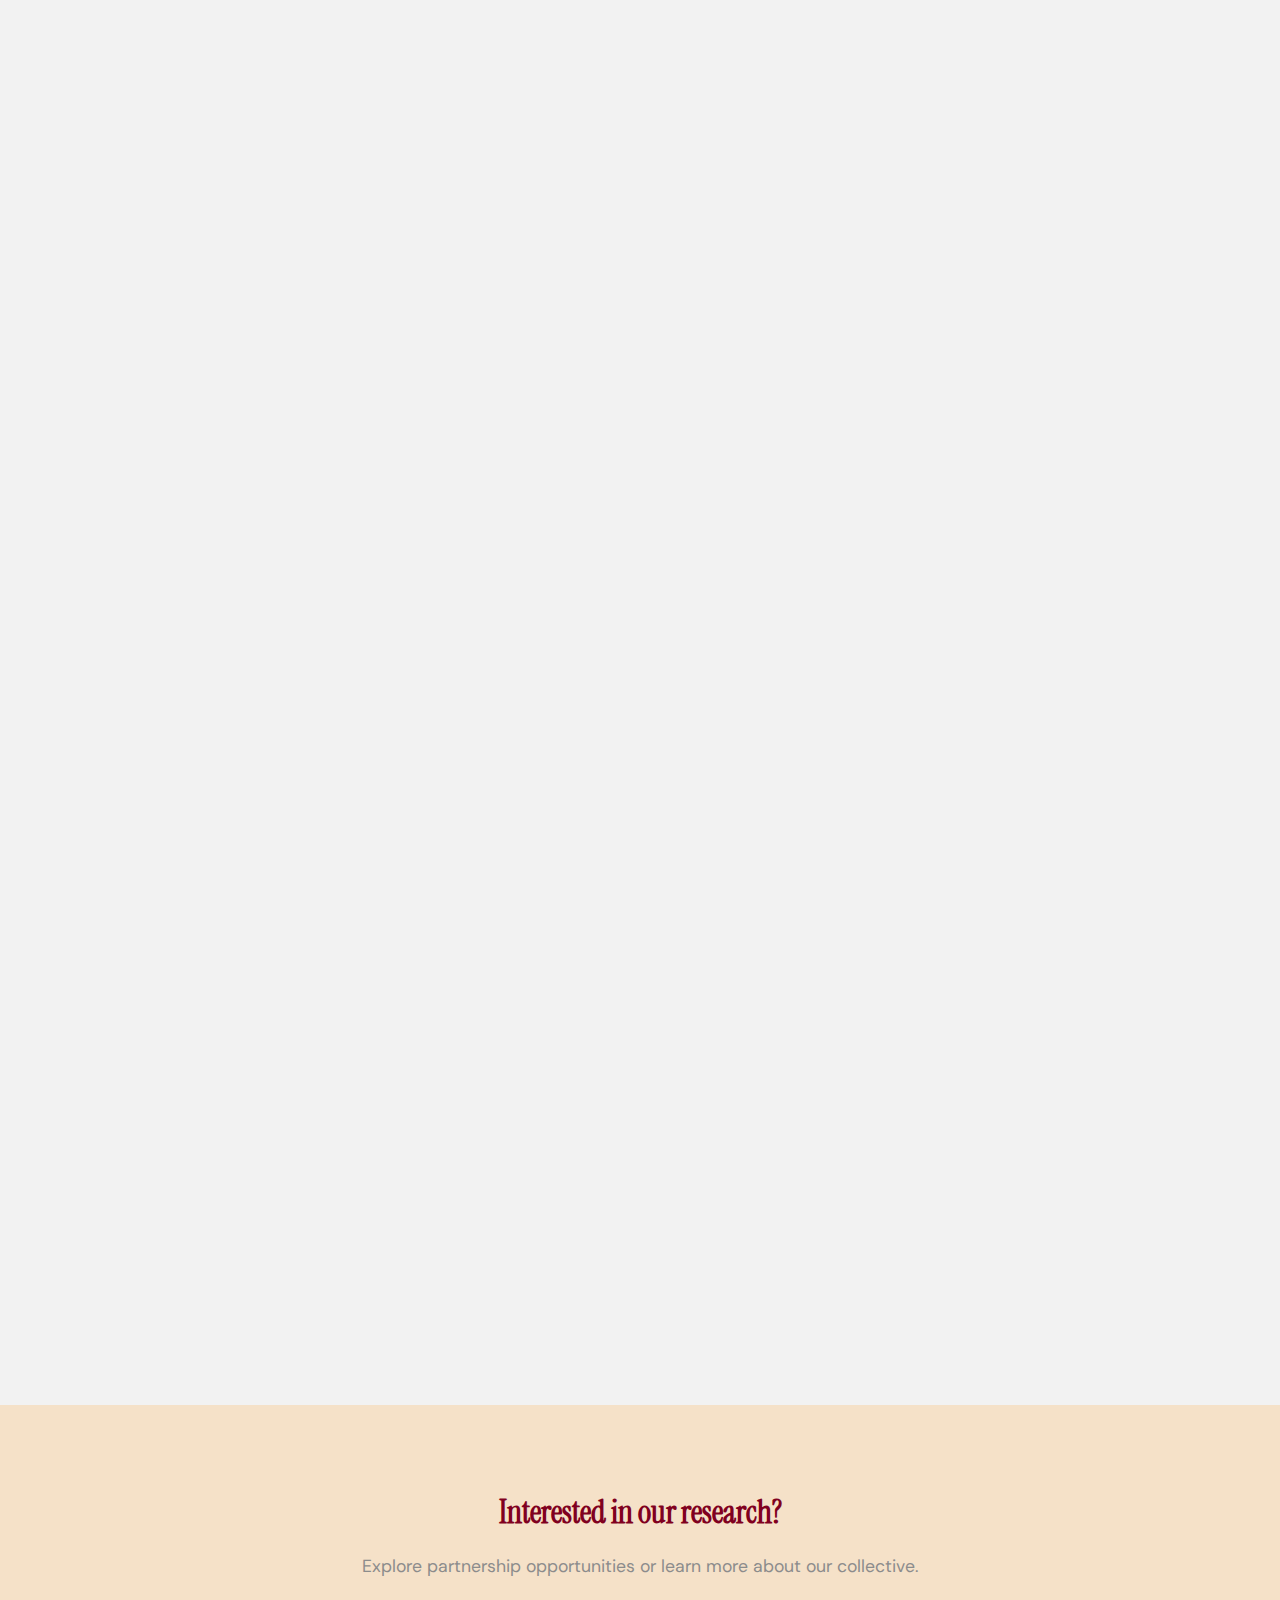
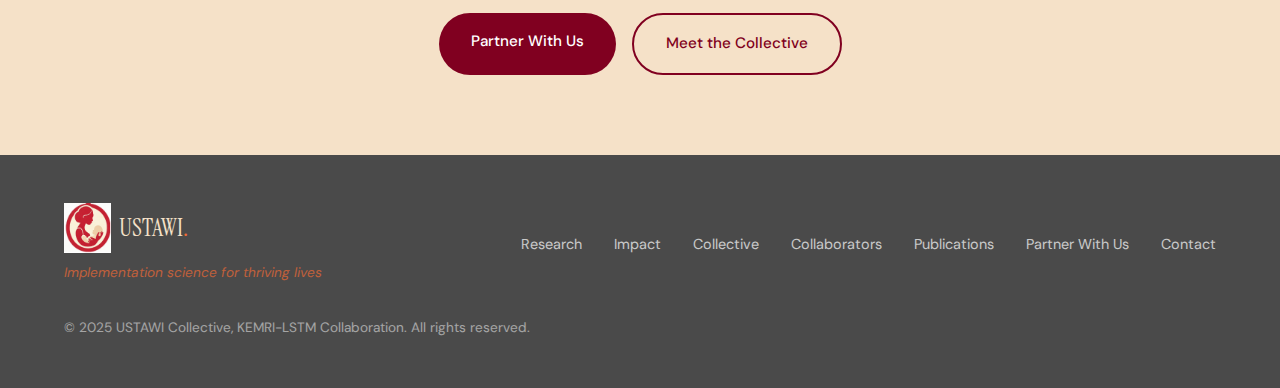
<file: projects.html>
<!DOCTYPE html>
<html lang="en">
<head>
    <meta charset="UTF-8">
    <meta name="viewport" content="width=device-width, initial-scale=1.0">
    <meta name="description" content="USTAWI Collective research projects - Implementation science for girls, women, and children across Kenya.">
    <title>Research Projects | USTAWI Collective</title>
    <link rel="preconnect" href="https://fonts.googleapis.com">
    <link rel="preconnect" href="https://fonts.gstatic.com" crossorigin>
    <link href="https://fonts.googleapis.com/css2?family=Instrument+Serif:ital@0;1&family=DM+Sans:ital,opsz,wght@0,9..40,300;0,9..40,400;0,9..40,500;0,9..40,600;1,9..40,400&display=swap" rel="stylesheet">
    <link rel="stylesheet" href="styles.css">
</head>
<body>
    <!-- Navigation -->
    <nav>
        <a href="index.html" class="logo">
            <img src="logo.jpg" alt="USTAWI Logo" style="height: 50px; width: auto; object-fit: contain;">
            <span class="logo-text">USTAWI<span>.</span></span>
        </a>
        <ul class="nav-links">
            <li><a href="projects.html" class="active">Research</a></li>
            <li><a href="impact.html">Impact</a></li>
            <li><a href="team.html">Collective</a></li>
            <li><a href="collaborators.html">Collaborators</a></li>
            <li><a href="publications.html">Publications</a></li>
            <li><a href="partner.html" class="nav-cta">Fund Our Research</a></li>
        </ul>
    </nav>

    <!-- Page Header -->
    <section class="page-header">
        <div class="section-header">
            <p class="section-tag">Research Portfolio</p>
            <h1 class="page-title">Our Research</h1>
            <p class="page-description">Implementation science ensuring girls, women, and children thrive — from girlhood through motherhood and beyond</p>
        </div>
    </section>

    <!-- Projects Content -->
    <section id="projects" class="projects-page-content">
        <!-- Category 1: Malaria in Pregnancy -->
        <div class="project-category" id="malaria">
            <div class="category-header">
                <span class="category-icon">🦟</span>
                <div>
                    <h3 class="category-title">Malaria in Pregnancy</h3>
                    <p class="category-subtitle">Prevention and Treatment Interventions</p>
                </div>
            </div>
            <div class="category-collaborators">
                <span class="collab-tag">Dept. of Clinical Sciences</span>
            </div>
            <div class="category-projects">
                <a href="https://clinicaltrials.gov/study/NCT03208179" target="_blank" class="mini-project-card has-link">
                    <h4>IMPROVE <span class="link-icon">↗</span></h4>
                    <p>Intermittent preventive treatment optimization</p>
                </a>
                <a href="https://clinicaltrials.gov/study/NCT04158713" target="_blank" class="mini-project-card has-link">
                    <h4>IMPROVE-2 <span class="link-icon">↗</span></h4>
                    <p>Phase 2 prevention strategies evaluation</p>
                </a>
                <div class="mini-project-card has-link">
                    <h4>AGREE</h4>
                    <p>L-arginine trial in pregnancy</p>
                    <span class="project-collab">PI: Prof. Kevin Kain, University of Toronto</span>
                    <div style="margin-top: 0.5rem; display: flex; flex-direction: column; gap: 0.25rem;">
                        <a href="https://lmp.utoronto.ca/faculty/kevin-kain" target="_blank" style="color: var(--color-accent); font-size: 0.85rem;">Kevin Kain Lab ↗</a>
                        <a href="https://clinicaltrials.gov/study/NCT05934318" target="_blank" style="color: var(--color-accent); font-size: 0.85rem;">ClinicalTrials.gov: NCT05934318 ↗</a>
                    </div>
                </div>
                <a href="https://www.lstmed.ac.uk/MiMBa" target="_blank" class="mini-project-card has-link">
                    <h4>MiMBa <span class="link-icon">↗</span></h4>
                    <p>Malaria in mothers and babies study</p>
                    <span class="project-collab">+ Medicines for Malaria Ventures</span>
                </a>
                <a href="https://safire-consortium.org/" target="_blank" class="mini-project-card has-link">
                    <h4>SAFIRE <span class="link-icon">↗</span></h4>
                    <p>Safety of Antimalarials in First Trimester</p>
                    <span class="project-collab">+ Medicines for Malaria Ventures</span>
                </a>
            </div>
        </div>

        <!-- Category 2: Maternal Immunization & Health Systems Row -->
        <div class="project-category-row">
            <!-- Maternal Immunization -->
            <div class="project-category" id="immunization">
                <div class="category-header">
                    <span class="category-icon">💉</span>
                    <div>
                        <h3 class="category-title">Maternal Immunization</h3>
                        <p class="category-subtitle">Vaccine Research & Implementation</p>
                    </div>
                </div>
                <div class="category-collaborators">
                    <span class="collab-tag">Dept. of International Public Health</span>
                </div>
                <div class="category-projects">
                    <a href="https://mirna.tghn.org/" target="_blank" class="mini-project-card has-link">
                        <h4>MIRNA <span class="link-icon">↗</span></h4>
                        <p>Maternal Immunization Readiness Network in Africa & Asia</p>
                    </a>
                    <div class="mini-project-card">
                        <h4>MISSP</h4>
                        <p>Maternal immunization safety surveillance</p>
                    </div>
                    <a href="https://issad.org/" target="_blank" class="mini-project-card has-link">
                        <h4>ISSAD <span class="link-icon">↗</span></h4>
                        <p>International Symposium on Streptococcus agalactiae Disease</p>
                    </a>
                </div>
            </div>

            <!-- Health Systems Strengthening -->
            <div class="project-category" id="health-systems">
                <div class="category-header">
                    <span class="category-icon">🏥</span>
                    <div>
                        <h3 class="category-title">Health Systems Strengthening</h3>
                        <p class="category-subtitle">Quality Improvement & Service Delivery</p>
                    </div>
                </div>
                <div class="category-collaborators">
                    <span class="collab-tag">Dept. of International Public Health</span>
                </div>
                <div class="category-projects">
                    <div class="mini-project-card has-link">
                        <h4>C-it-DU-it</h4>
                        <p>Community-integrated ANC data linkage and use</p>
                        <div style="margin-top: 0.5rem; display: flex; flex-direction: column; gap: 0.25rem;">
                            <a href="https://cit-duit.org/" target="_blank" style="color: var(--color-accent); font-size: 0.85rem;">Project Website ↗</a>
                            <a href="https://www.clinicaltrials.gov/study/NCT05929586" target="_blank" style="color: var(--color-accent); font-size: 0.85rem;">ClinicalTrials.gov: NCT05929586 ↗</a>
                        </div>
                    </div>
                </div>
            </div>
        </div>

        <!-- Category 3: Adolescent Well-being -->
        <div class="project-category" id="adolescent">
            <div class="category-header">
                <span class="category-icon">💚</span>
                <div>
                    <h3 class="category-title">Adolescent Well-being</h3>
                    <p class="category-subtitle">Mental Health & Support Programs</p>
                </div>
            </div>
            <div class="category-collaborators">
                <span class="collab-tag">Stanford University</span>
                <span class="collab-tag">Dept. of Maternal & Child Health</span>
                <a href="https://sarnquistlab.su.domains/" target="_blank" class="collab-tag" style="text-decoration: none;">Prof. Clea Sarnquist Lab ↗</a>
            </div>
            <div class="category-projects">
                <a href="https://sarnquistlab.su.domains/" target="_blank" class="mini-project-card has-link">
                    <h4>ALHIV <span class="link-icon">↗</span></h4>
                    <p>Adolescents living with HIV support program</p>
                </a>
                <a href="https://sarnquistlab.su.domains/" target="_blank" class="mini-project-card has-link">
                    <h4>Friendship Bench <span class="link-icon">↗</span></h4>
                    <p>Community-based mental health intervention</p>
                </a>
                <a href="https://sarnquistlab.su.domains/" target="_blank" class="mini-project-card has-link">
                    <h4>Covid-GBV <span class="link-icon">↗</span></h4>
                    <p>COVID-19 and gender-based violence research</p>
                </a>
                <a href="https://sarnquistlab.su.domains/" target="_blank" class="mini-project-card has-link">
                    <h4>Sports Science <span class="link-icon">↗</span></h4>
                    <p>Mental health & well-being of adolescent athletes</p>
                </a>
            </div>
        </div>

        <!-- Category 4: Women's Health (New/Expanding) -->
        <div class="project-category expanding" id="womens-health">
            <div class="category-header">
                <span class="category-icon">🌸</span>
                <div>
                    <h3 class="category-title">Women's Health</h3>
                    <p class="category-subtitle">Reproductive Health Across the Life Course</p>
                    <span class="expanding-badge">Expanding Focus</span>
                </div>
            </div>
            <div class="category-collaborators">
                <span class="collab-tag">LEA-WH Program</span>
                <span class="collab-tag">Gates Foundation</span>
            </div>
            <div class="category-description">
                <p>Building on our foundation in maternal health, we are expanding to address women's health needs across the entire life course—from adolescence through post-reproductive years. This includes reproductive health, cervical cancer prevention, and non-communicable diseases affecting women.</p>
                <p><strong>Coming soon:</strong> New research initiatives informed by our LEA-WH connection and collective expertise.</p>
            </div>
        </div>
    </section>

    <!-- CTA Section -->
    <section class="page-cta">
        <h2>Interested in our research?</h2>
        <p>Explore partnership opportunities or learn more about our collective.</p>
        <div class="cta-buttons">
            <a href="partner.html" class="btn btn-primary">Partner With Us</a>
            <a href="team.html" class="btn btn-secondary">Meet the Collective</a>
        </div>
    </section>

    <!-- Footer -->
    <footer>
        <div class="footer-brand">
            <a href="index.html" class="logo">
                <img src="logo.jpg" alt="USTAWI Logo" style="height: 50px; width: auto; object-fit: contain;">
                <span class="logo-text" style="color: #F5E1C8;">USTAWI<span>.</span></span>
            </a>
            <p class="footer-tagline">Implementation science for thriving lives</p>
        </div>
        <ul class="footer-links">
            <li><a href="projects.html">Research</a></li>
            <li><a href="impact.html">Impact</a></li>
            <li><a href="team.html">Collective</a></li>
            <li><a href="collaborators.html">Collaborators</a></li>
            <li><a href="publications.html">Publications</a></li>
            <li><a href="partner.html">Partner With Us</a></li>
            <li><a href="contact.html">Contact</a></li>
        </ul>
        <p class="copyright">© 2025 USTAWI Collective, KEMRI-LSTM Collaboration. All rights reserved.</p>
    </footer>

    <script>
        // Animate elements on scroll
        const observerOptions = {
            threshold: 0.1,
            rootMargin: '0px 0px -50px 0px'
        };

        const observer = new IntersectionObserver((entries) => {
            entries.forEach(entry => {
                if (entry.isIntersecting) {
                    entry.target.style.opacity = '1';
                    entry.target.style.transform = 'translateY(0)';
                }
            });
        }, observerOptions);

        document.querySelectorAll('.project-category, .mini-project-card').forEach(el => {
            el.style.opacity = '0';
            el.style.transform = 'translateY(30px)';
            el.style.transition = 'opacity 0.6s ease, transform 0.6s ease';
            observer.observe(el);
        });
    </script>
</body>
</html>
</file>
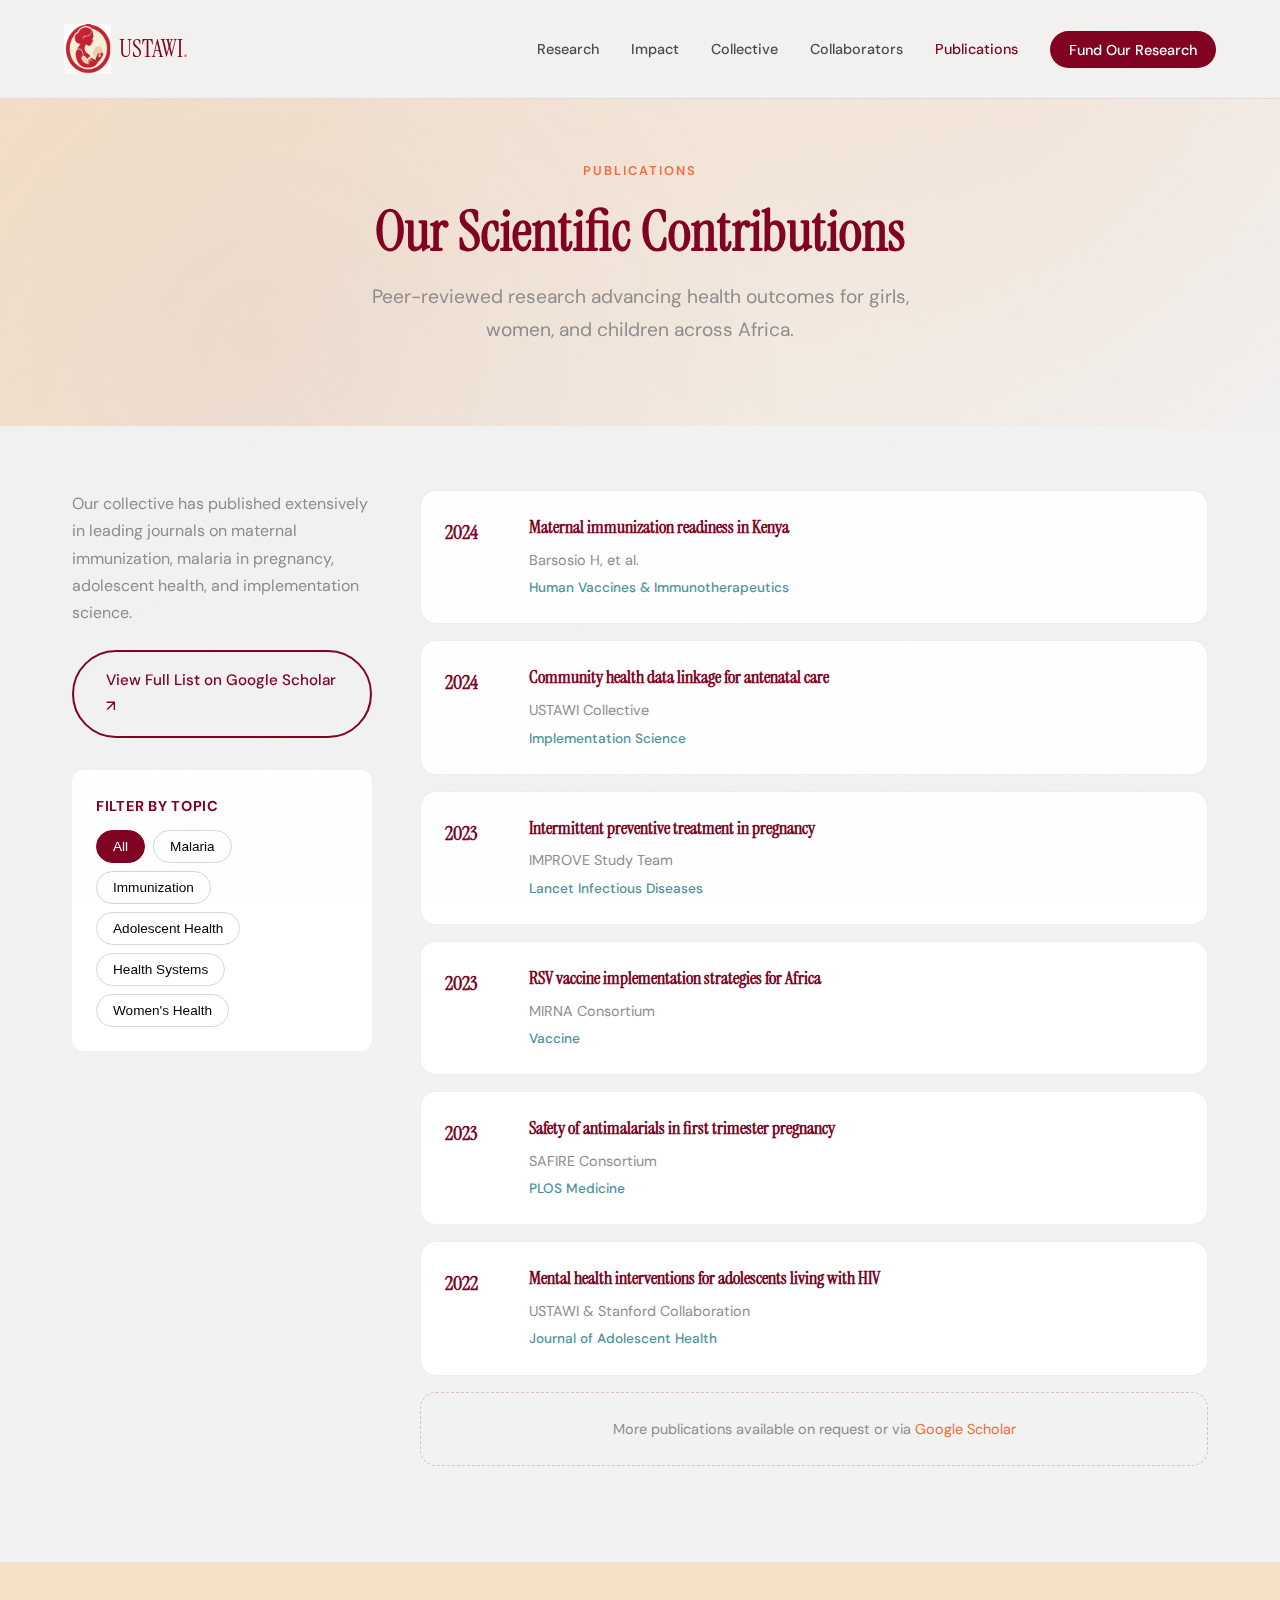
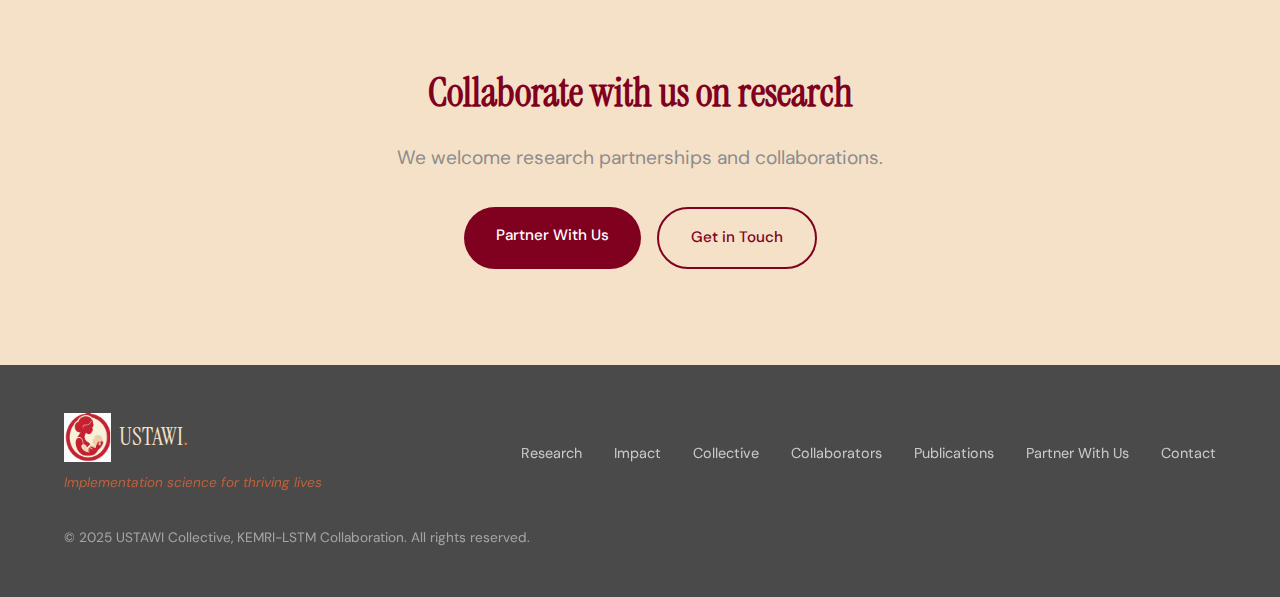
<file: publications.html>
<!DOCTYPE html>
<html lang="en">
<head>
    <meta charset="UTF-8">
    <meta name="viewport" content="width=device-width, initial-scale=1.0">
    <meta name="description" content="USTAWI Collective Publications - Our peer-reviewed research and scientific contributions.">
    <title>Publications | USTAWI Collective</title>
    <link rel="preconnect" href="https://fonts.googleapis.com">
    <link rel="preconnect" href="https://fonts.gstatic.com" crossorigin>
    <link href="https://fonts.googleapis.com/css2?family=Instrument+Serif:ital@0;1&family=DM+Sans:ital,opsz,wght@0,9..40,300;0,9..40,400;0,9..40,500;0,9..40,600;1,9..40,400&display=swap" rel="stylesheet">
    <link rel="stylesheet" href="styles.css">
</head>
<body>
    <nav>
        <a href="index.html" class="logo">
            <img src="logo.jpg" alt="USTAWI Logo" style="height: 50px; width: auto; object-fit: contain;">
            <span class="logo-text">USTAWI<span>.</span></span>
        </a>
        <ul class="nav-links">
            <li><a href="projects.html">Research</a></li>
            <li><a href="impact.html">Impact</a></li>
            <li><a href="team.html">Collective</a></li>
            <li><a href="collaborators.html">Collaborators</a></li>
            <li><a href="publications.html" class="active">Publications</a></li>
            <li><a href="partner.html" class="nav-cta">Fund Our Research</a></li>
        </ul>
    </nav>

    <section class="page-header">
        <div class="page-header-content">
            <p class="section-tag">Publications</p>
            <h1>Our Scientific Contributions</h1>
            <p class="page-description">Peer-reviewed research advancing health outcomes for girls, women, and children across Africa.</p>
        </div>
    </section>

    <section class="publications-section">
        <div class="publications-container">
            <div class="pub-intro">
                <p>Our collective has published extensively in leading journals on maternal immunization, malaria in pregnancy, adolescent health, and implementation science.</p>
                <a href="https://scholar.google.com/citations?user=Q8cYsc4AAAAJ&hl=en" target="_blank" class="btn btn-secondary">View Full List on Google Scholar ↗</a>
                
                <div class="pub-filters">
                    <h4>Filter by Topic</h4>
                    <div class="filter-tags">
                        <button class="filter-tag active" data-filter="all">All</button>
                        <button class="filter-tag" data-filter="malaria">Malaria</button>
                        <button class="filter-tag" data-filter="immunization">Immunization</button>
                        <button class="filter-tag" data-filter="adolescent">Adolescent Health</button>
                        <button class="filter-tag" data-filter="systems">Health Systems</button>
                        <button class="filter-tag" data-filter="womens">Women's Health</button>
                    </div>
                </div>
            </div>
            <div class="publications-list">
                <div class="pub-card" data-topic="immunization">
                    <div class="pub-year">2024</div>
                    <div class="pub-content">
                        <h4>Maternal immunization readiness in Kenya</h4>
                        <p class="pub-authors">Barsosio H, et al.</p>
                        <p class="pub-journal">Human Vaccines & Immunotherapeutics</p>
                    </div>
                </div>
                <div class="pub-card" data-topic="systems">
                    <div class="pub-year">2024</div>
                    <div class="pub-content">
                        <h4>Community health data linkage for antenatal care</h4>
                        <p class="pub-authors">USTAWI Collective</p>
                        <p class="pub-journal">Implementation Science</p>
                    </div>
                </div>
                <div class="pub-card" data-topic="malaria">
                    <div class="pub-year">2023</div>
                    <div class="pub-content">
                        <h4>Intermittent preventive treatment in pregnancy</h4>
                        <p class="pub-authors">IMPROVE Study Team</p>
                        <p class="pub-journal">Lancet Infectious Diseases</p>
                    </div>
                </div>
                <div class="pub-card" data-topic="immunization">
                    <div class="pub-year">2023</div>
                    <div class="pub-content">
                        <h4>RSV vaccine implementation strategies for Africa</h4>
                        <p class="pub-authors">MIRNA Consortium</p>
                        <p class="pub-journal">Vaccine</p>
                    </div>
                </div>
                <div class="pub-card" data-topic="malaria">
                    <div class="pub-year">2023</div>
                    <div class="pub-content">
                        <h4>Safety of antimalarials in first trimester pregnancy</h4>
                        <p class="pub-authors">SAFIRE Consortium</p>
                        <p class="pub-journal">PLOS Medicine</p>
                    </div>
                </div>
                <div class="pub-card" data-topic="adolescent">
                    <div class="pub-year">2022</div>
                    <div class="pub-content">
                        <h4>Mental health interventions for adolescents living with HIV</h4>
                        <p class="pub-authors">USTAWI & Stanford Collaboration</p>
                        <p class="pub-journal">Journal of Adolescent Health</p>
                    </div>
                </div>
                <div class="pub-card placeholder">
                    <p>More publications available on request or via <a href="https://scholar.google.com/citations?user=Q8cYsc4AAAAJ&hl=en" target="_blank">Google Scholar</a></p>
                </div>
            </div>
        </div>
    </section>

    <section class="home-cta">
        <h2>Collaborate with us on research</h2>
        <p>We welcome research partnerships and collaborations.</p>
        <div class="cta-buttons">
            <a href="partner.html" class="btn btn-primary">Partner With Us</a>
            <a href="contact.html" class="btn btn-secondary">Get in Touch</a>
        </div>
    </section>

    <footer>
        <div class="footer-brand">
            <a href="index.html" class="logo">
                <img src="logo.jpg" alt="USTAWI Logo" style="height: 50px; width: auto; object-fit: contain;">
                <span class="logo-text" style="color: #F5E1C8;">USTAWI<span>.</span></span>
            </a>
            <p class="footer-tagline">Implementation science for thriving lives</p>
        </div>
        <ul class="footer-links">
            <li><a href="projects.html">Research</a></li>
            <li><a href="impact.html">Impact</a></li>
            <li><a href="team.html">Collective</a></li>
            <li><a href="collaborators.html">Collaborators</a></li>
            <li><a href="publications.html">Publications</a></li>
            <li><a href="partner.html">Partner With Us</a></li>
            <li><a href="contact.html">Contact</a></li>
        </ul>
        <p class="copyright">© 2025 USTAWI Collective, KEMRI-LSTM Collaboration. All rights reserved.</p>
    </footer>

    <script>
        // Filter functionality
        document.querySelectorAll('.filter-tag').forEach(btn => {
            btn.addEventListener('click', () => {
                document.querySelectorAll('.filter-tag').forEach(b => b.classList.remove('active'));
                btn.classList.add('active');
                const filter = btn.dataset.filter;
                document.querySelectorAll('.pub-card').forEach(card => {
                    if (filter === 'all' || card.dataset.topic === filter || card.classList.contains('placeholder')) {
                        card.style.display = 'flex';
                    } else {
                        card.style.display = 'none';
                    }
                });
            });
        });
    </script>
</body>
</html>
</file>
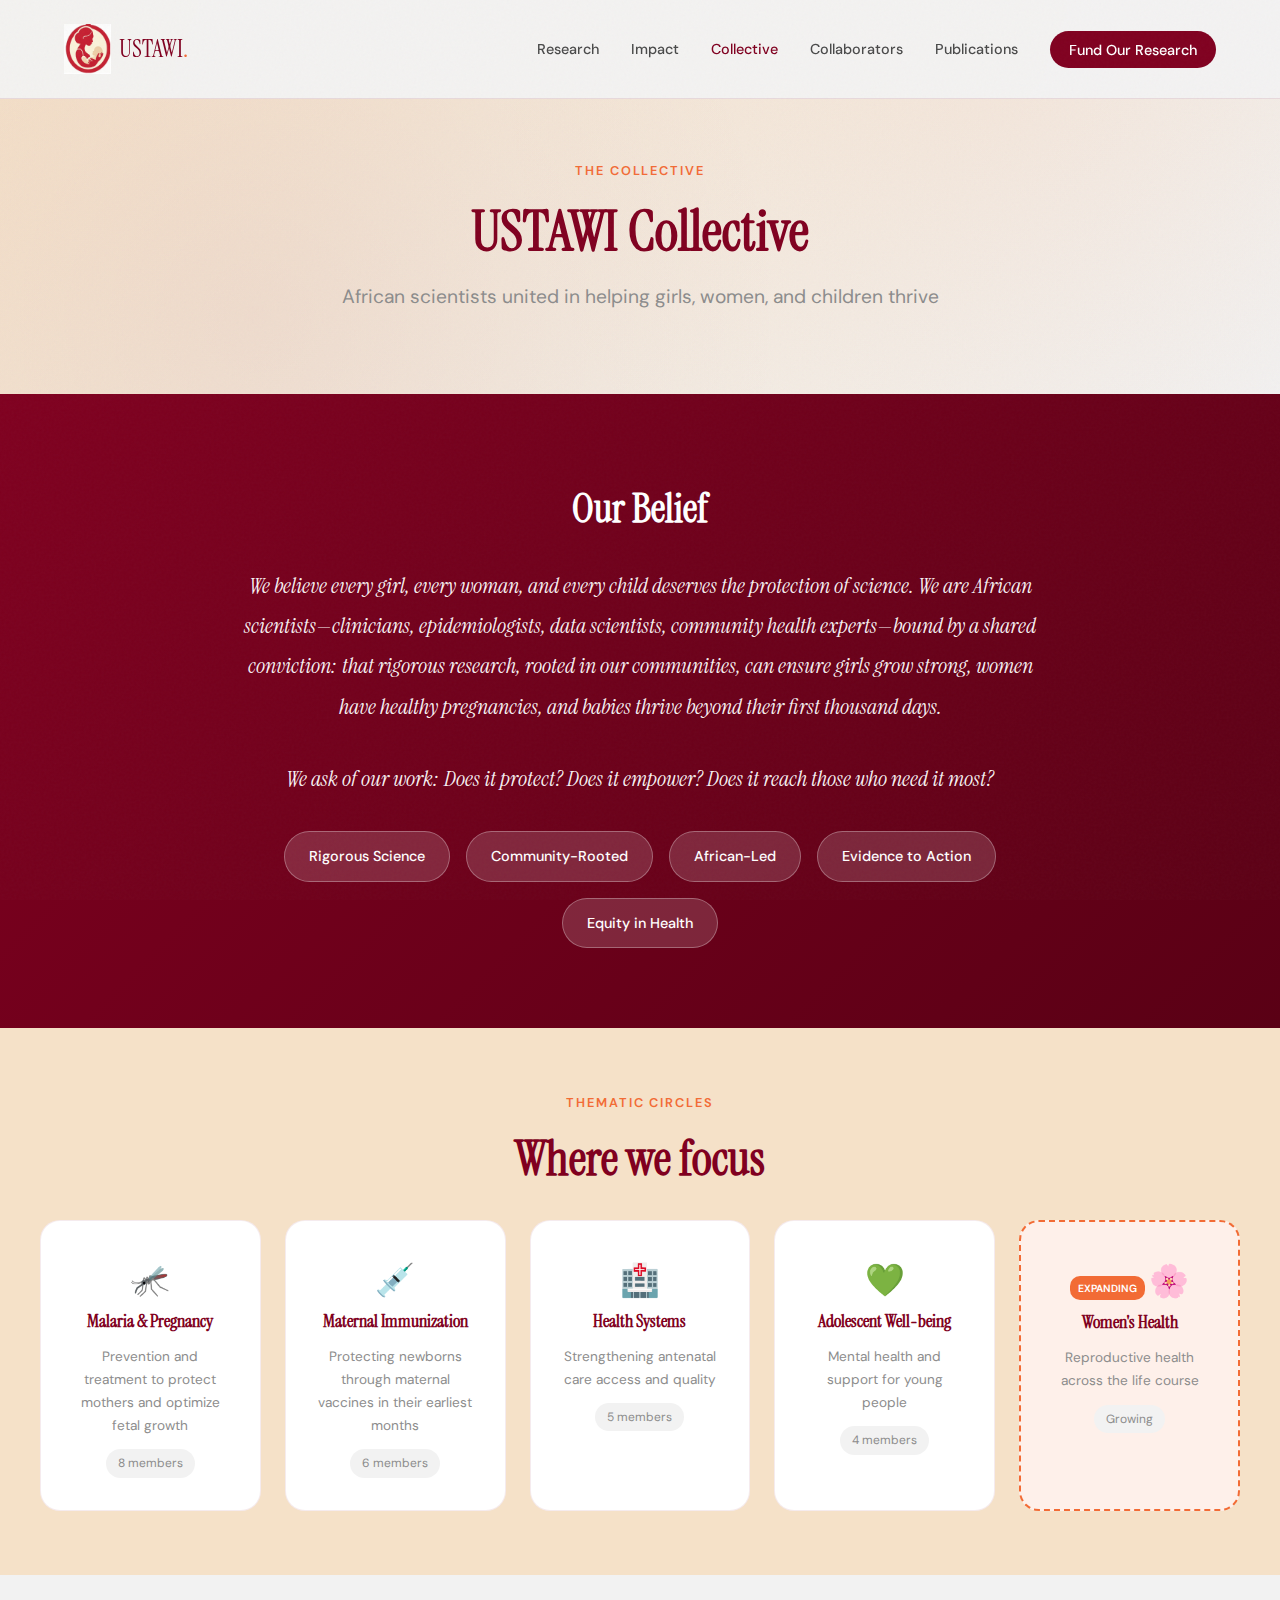
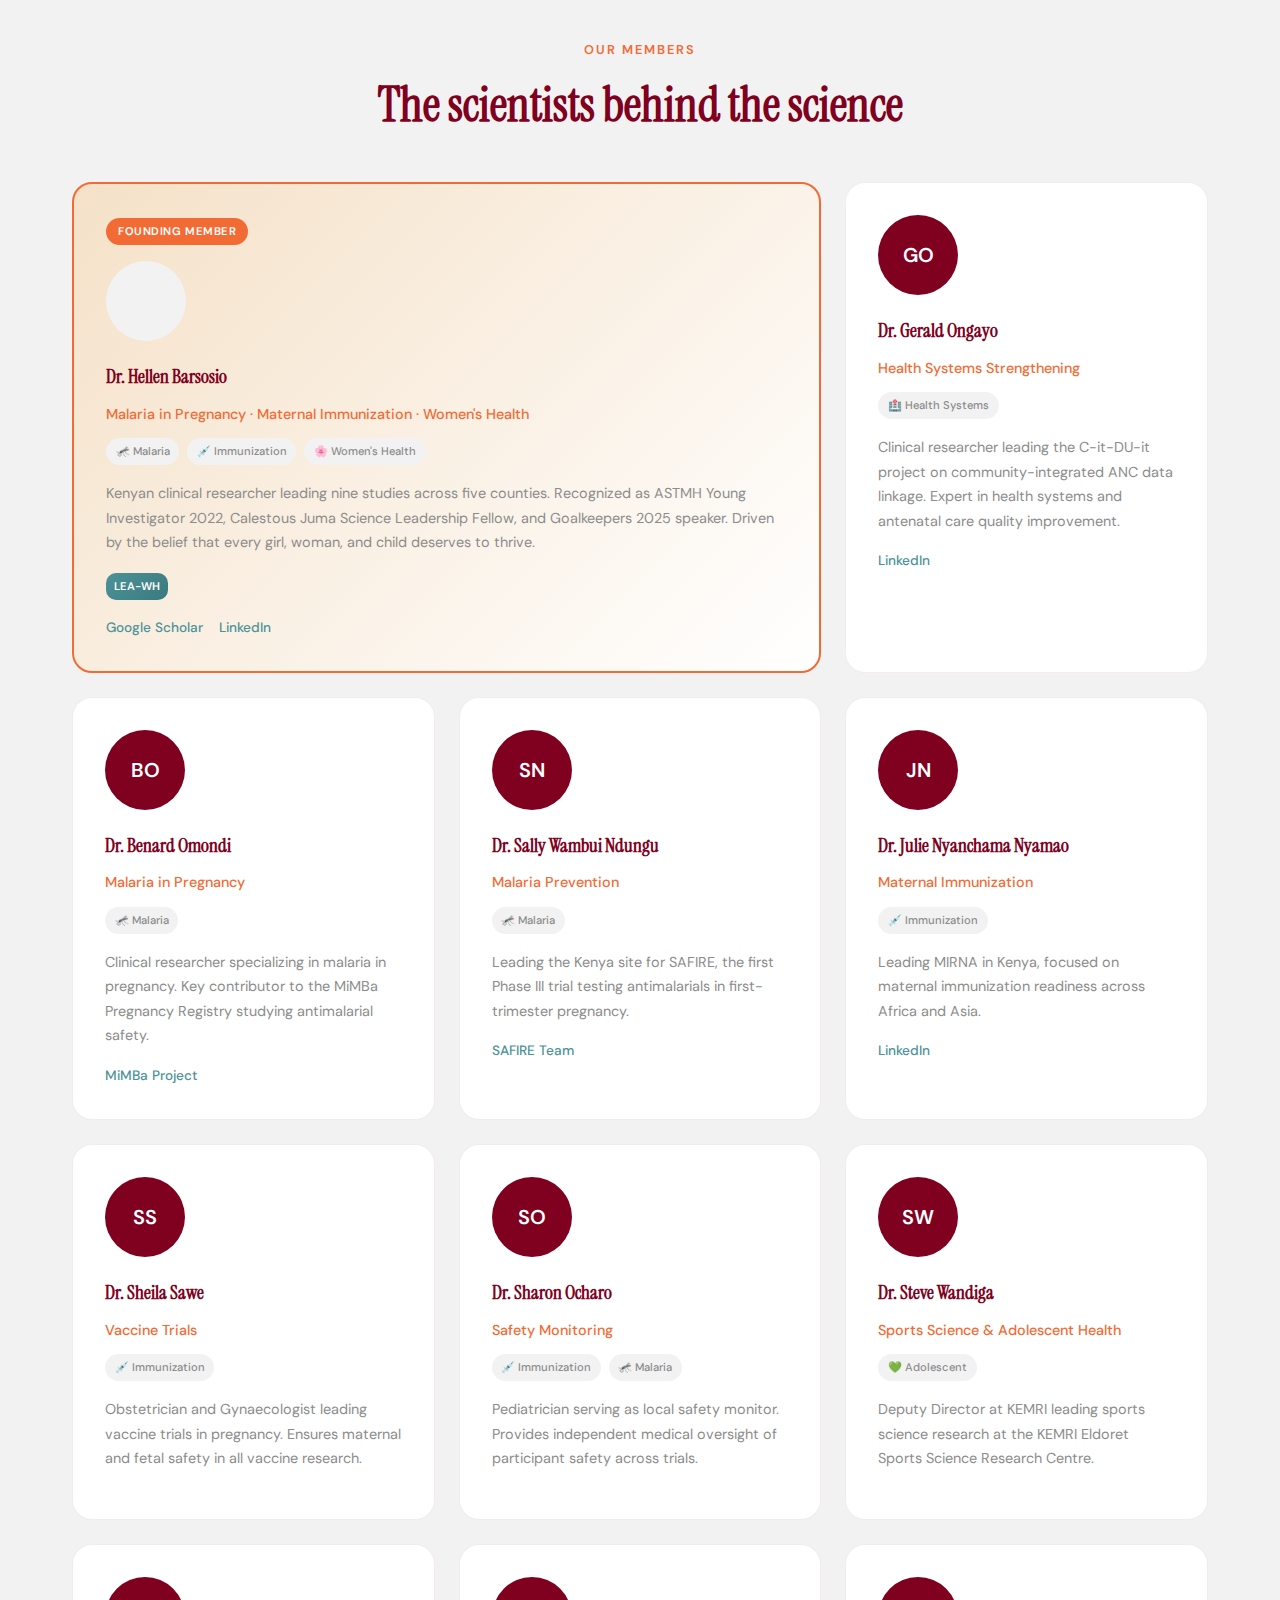
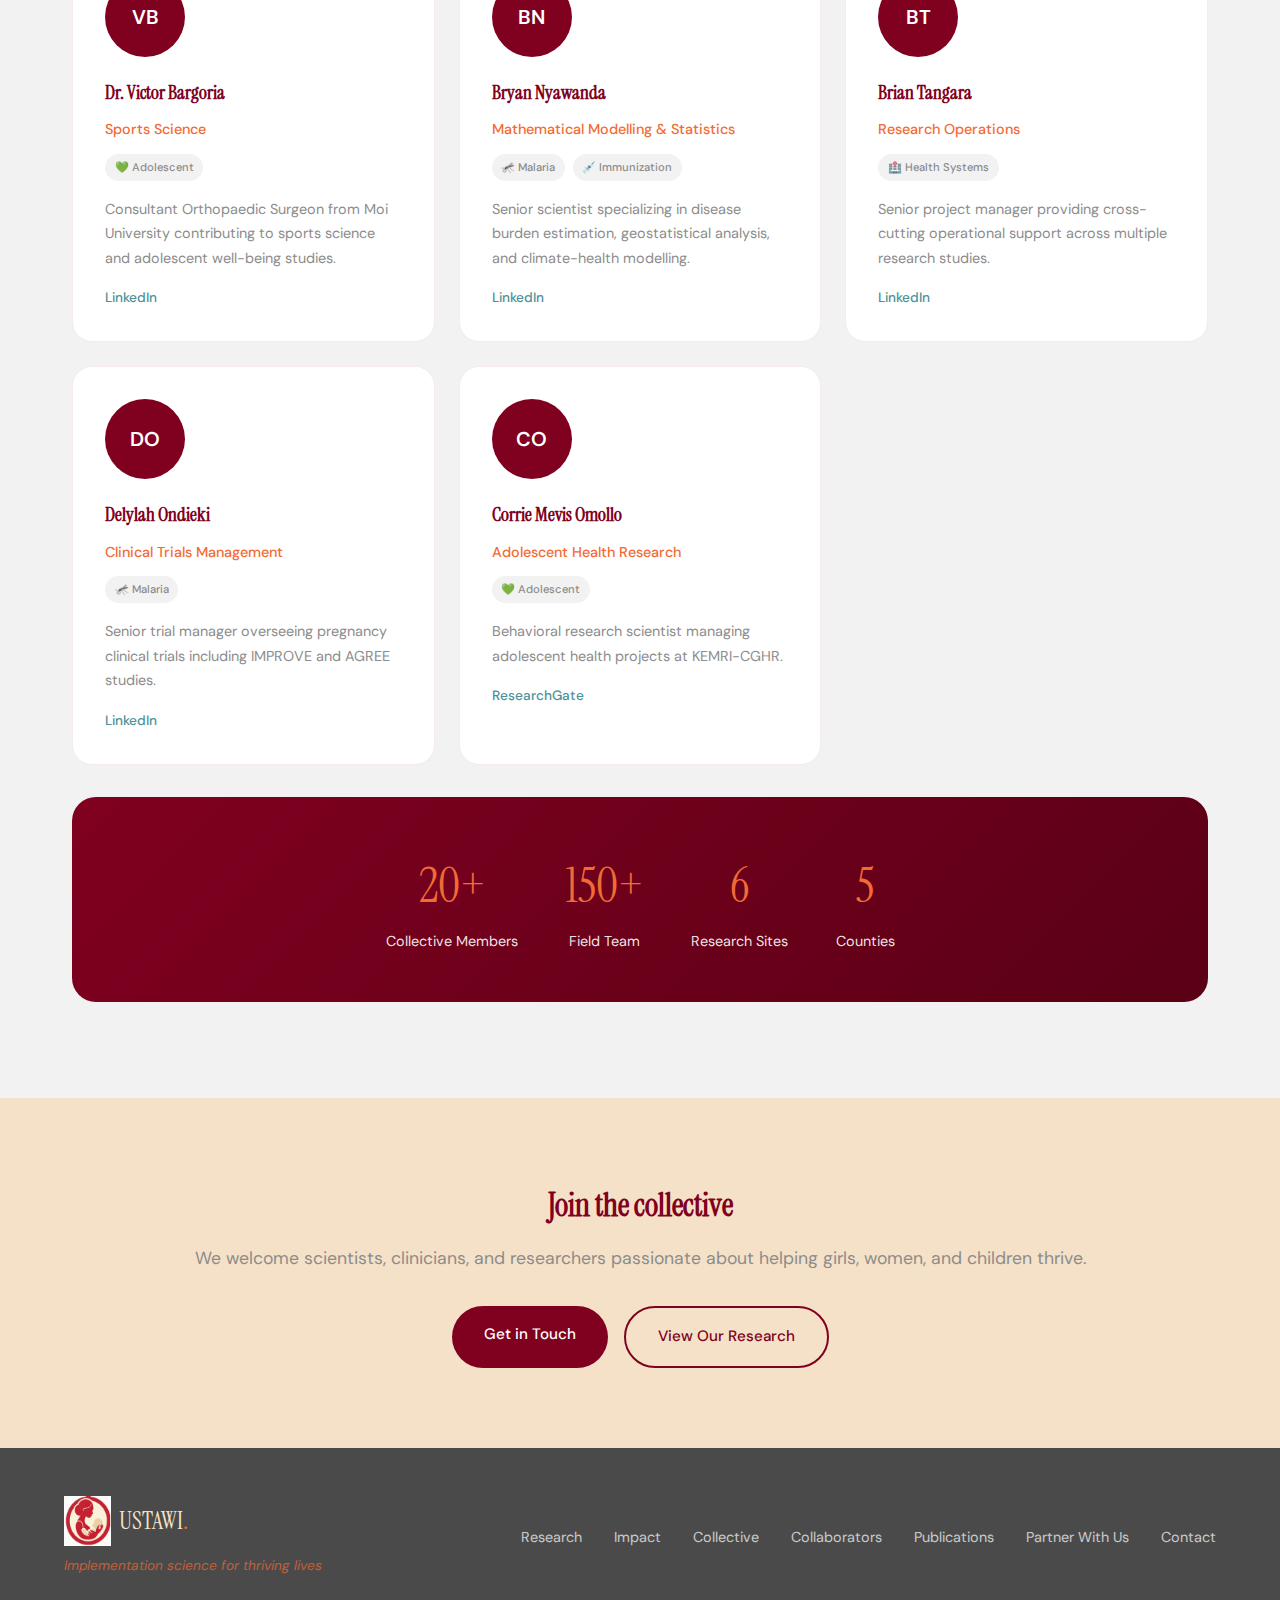
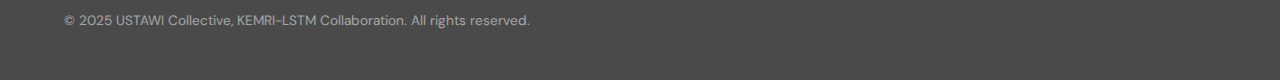
<file: team.html>
<!DOCTYPE html>
<html lang="en">
<head>
    <meta charset="UTF-8">
    <meta name="viewport" content="width=device-width, initial-scale=1.0">
    <meta name="description" content="Meet the USTAWI Collective - African scientists united in helping girls, women, and children thrive across Kenya and beyond.">
    <title>The Collective | USTAWI</title>
    <link rel="preconnect" href="https://fonts.googleapis.com">
    <link rel="preconnect" href="https://fonts.gstatic.com" crossorigin>
    <link href="https://fonts.googleapis.com/css2?family=Instrument+Serif:ital@0;1&family=DM+Sans:ital,opsz,wght@0,9..40,300;0,9..40,400;0,9..40,500;0,9..40,600;1,9..40,400&display=swap" rel="stylesheet">
    <link rel="stylesheet" href="styles.css">
</head>
<body>
    <!-- Navigation -->
    <nav>
        <a href="index.html" class="logo">
            <img src="logo.jpg" alt="USTAWI Logo" style="height: 50px; width: auto; object-fit: contain;">
            <span class="logo-text">USTAWI<span>.</span></span>
        </a>
        <ul class="nav-links">
            <li><a href="projects.html">Research</a></li>
            <li><a href="impact.html">Impact</a></li>
            <li><a href="team.html" class="active">Collective</a></li>
            <li><a href="collaborators.html">Collaborators</a></li>
            <li><a href="publications.html">Publications</a></li>
            <li><a href="partner.html" class="nav-cta">Fund Our Research</a></li>
        </ul>
    </nav>

    <!-- Page Header -->
    <section class="page-header">
        <div class="section-header">
            <p class="section-tag">The Collective</p>
            <h1 class="page-title">USTAWI Collective</h1>
            <p class="page-description">African scientists united in helping girls, women, and children thrive</p>
        </div>
    </section>

    <!-- Manifesto Section -->
    <section class="collective-manifesto">
        <div class="manifesto-content">
            <h2>Our Belief</h2>
            <p class="manifesto-text">
                We believe every girl, every woman, and every child deserves the protection of science. We are African scientists—clinicians, epidemiologists, data scientists, community health experts—bound by a shared conviction: that rigorous research, rooted in our communities, can ensure girls grow strong, women have healthy pregnancies, and babies thrive beyond their first thousand days.
            </p>
            <p class="manifesto-text">
                We ask of our work: Does it protect? Does it empower? Does it reach those who need it most?
            </p>
            <div class="manifesto-values">
                <span class="value-tag">Rigorous Science</span>
                <span class="value-tag">Community-Rooted</span>
                <span class="value-tag">African-Led</span>
                <span class="value-tag">Evidence to Action</span>
                <span class="value-tag">Equity in Health</span>
            </div>
        </div>
    </section>

    <!-- Thematic Circles -->
    <section class="circles-section">
        <div class="section-header" style="text-align: center; max-width: 600px; margin: 0 auto 2rem;">
            <p class="section-tag">Thematic Circles</p>
            <h2 class="section-title">Where we focus</h2>
        </div>
        <div class="circles-grid-team">
            <div class="circle-card-team">
                <span class="circle-icon">🦟</span>
                <h4>Malaria & Pregnancy</h4>
                <p>Prevention and treatment to protect mothers and optimize fetal growth</p>
                <span class="member-count">8 members</span>
            </div>
            <div class="circle-card-team">
                <span class="circle-icon">💉</span>
                <h4>Maternal Immunization</h4>
                <p>Protecting newborns through maternal vaccines in their earliest months</p>
                <span class="member-count">6 members</span>
            </div>
            <div class="circle-card-team">
                <span class="circle-icon">🏥</span>
                <h4>Health Systems</h4>
                <p>Strengthening antenatal care access and quality</p>
                <span class="member-count">5 members</span>
            </div>
            <div class="circle-card-team">
                <span class="circle-icon">💚</span>
                <h4>Adolescent Well-being</h4>
                <p>Mental health and support for young people</p>
                <span class="member-count">4 members</span>
            </div>
            <div class="circle-card-team new">
                <span class="new-badge">Expanding</span>
                <span class="circle-icon">🌸</span>
                <h4>Women's Health</h4>
                <p>Reproductive health across the life course</p>
                <span class="member-count">Growing</span>
            </div>
        </div>
    </section>

    <!-- Members Directory -->
    <section id="members" class="members-section">
        <div class="members-header">
            <p class="section-tag">Our Members</p>
            <h2 class="section-title">The scientists behind the science</h2>
        </div>
        
        <div class="members-grid">
            <!-- Founding Member -->
            <div class="member-card founder">
                <span class="founder-badge">Founding Member</span>
                <div class="member-photo has-image" style="background-image: url('https://safire-consortium.org/wp-content/uploads/2024/10/KEMRI_HellenBarsosio.jpg');"></div>
                <h4>Dr. Hellen Barsosio</h4>
                <p class="member-focus">Malaria in Pregnancy · Maternal Immunization · Women's Health</p>
                <div class="member-circles">
                    <span class="member-circle-tag">🦟 Malaria</span>
                    <span class="member-circle-tag">💉 Immunization</span>
                    <span class="member-circle-tag">🌸 Women's Health</span>
                </div>
                <p class="bio">Kenyan clinical researcher leading nine studies across five counties. Recognized as ASTMH Young Investigator 2022, Calestous Juma Science Leadership Fellow, and Goalkeepers 2025 speaker. Driven by the belief that every girl, woman, and child deserves to thrive.</p>
                <div class="member-badges">
                    <span class="lea-wh-badge-small">LEA-WH</span>
                </div>
                <div class="member-social">
                    <a href="https://scholar.google.com/citations?user=Q8cYsc4AAAAJ&hl=en" target="_blank">Google Scholar</a>
                    <a href="https://www.linkedin.com/in/dr-hellen-barsosio-14771a26" target="_blank">LinkedIn</a>
                </div>
            </div>

            <!-- Members -->
            <div class="member-card">
                <div class="member-photo">GO</div>
                <h4>Dr. Gerald Ongayo</h4>
                <p class="member-focus">Health Systems Strengthening</p>
                <div class="member-circles">
                    <span class="member-circle-tag">🏥 Health Systems</span>
                </div>
                <p class="bio">Clinical researcher leading the C-it-DU-it project on community-integrated ANC data linkage. Expert in health systems and antenatal care quality improvement.</p>
                <div class="member-social">
                    <a href="https://www.linkedin.com/in/dr-gerald-ong-ayo-74b22318" target="_blank">LinkedIn</a>
                </div>
            </div>

            <div class="member-card">
                <div class="member-photo">BO</div>
                <h4>Dr. Benard Omondi</h4>
                <p class="member-focus">Malaria in Pregnancy</p>
                <div class="member-circles">
                    <span class="member-circle-tag">🦟 Malaria</span>
                </div>
                <p class="bio">Clinical researcher specializing in malaria in pregnancy. Key contributor to the MiMBa Pregnancy Registry studying antimalarial safety.</p>
                <div class="member-social">
                    <a href="https://www.lstmed.ac.uk/MiMBa" target="_blank">MiMBa Project</a>
                </div>
            </div>

            <div class="member-card">
                <div class="member-photo">SN</div>
                <h4>Dr. Sally Wambui Ndungu</h4>
                <p class="member-focus">Malaria Prevention</p>
                <div class="member-circles">
                    <span class="member-circle-tag">🦟 Malaria</span>
                </div>
                <p class="bio">Leading the Kenya site for SAFIRE, the first Phase III trial testing antimalarials in first-trimester pregnancy.</p>
                <div class="member-social">
                    <a href="https://safire-consortium.org/about/our-team/" target="_blank">SAFIRE Team</a>
                </div>
            </div>

            <div class="member-card">
                <div class="member-photo">JN</div>
                <h4>Dr. Julie Nyanchama Nyamao</h4>
                <p class="member-focus">Maternal Immunization</p>
                <div class="member-circles">
                    <span class="member-circle-tag">💉 Immunization</span>
                </div>
                <p class="bio">Leading MIRNA in Kenya, focused on maternal immunization readiness across Africa and Asia.</p>
                <div class="member-social">
                    <a href="https://www.linkedin.com/in/nyanchama-julie-08397346/" target="_blank">LinkedIn</a>
                </div>
            </div>

            <div class="member-card">
                <div class="member-photo">SS</div>
                <h4>Dr. Sheila Sawe</h4>
                <p class="member-focus">Vaccine Trials</p>
                <div class="member-circles">
                    <span class="member-circle-tag">💉 Immunization</span>
                </div>
                <p class="bio">Obstetrician and Gynaecologist leading vaccine trials in pregnancy. Ensures maternal and fetal safety in all vaccine research.</p>
            </div>

            <div class="member-card">
                <div class="member-photo">SO</div>
                <h4>Dr. Sharon Ocharo</h4>
                <p class="member-focus">Safety Monitoring</p>
                <div class="member-circles">
                    <span class="member-circle-tag">💉 Immunization</span>
                    <span class="member-circle-tag">🦟 Malaria</span>
                </div>
                <p class="bio">Pediatrician serving as local safety monitor. Provides independent medical oversight of participant safety across trials.</p>
            </div>

            <div class="member-card">
                <div class="member-photo">SW</div>
                <h4>Dr. Steve Wandiga</h4>
                <p class="member-focus">Sports Science & Adolescent Health</p>
                <div class="member-circles">
                    <span class="member-circle-tag">💚 Adolescent</span>
                </div>
                <p class="bio">Deputy Director at KEMRI leading sports science research at the KEMRI Eldoret Sports Science Research Centre.</p>
            </div>

            <div class="member-card">
                <div class="member-photo">VB</div>
                <h4>Dr. Victor Bargoria</h4>
                <p class="member-focus">Sports Science</p>
                <div class="member-circles">
                    <span class="member-circle-tag">💚 Adolescent</span>
                </div>
                <p class="bio">Consultant Orthopaedic Surgeon from Moi University contributing to sports science and adolescent well-being studies.</p>
                <div class="member-social">
                    <a href="https://www.linkedin.com/in/dr-victor-bargoria-ba1a38b7" target="_blank">LinkedIn</a>
                </div>
            </div>

            <div class="member-card">
                <div class="member-photo">BN</div>
                <h4>Bryan Nyawanda</h4>
                <p class="member-focus">Mathematical Modelling & Statistics</p>
                <div class="member-circles">
                    <span class="member-circle-tag">🦟 Malaria</span>
                    <span class="member-circle-tag">💉 Immunization</span>
                </div>
                <p class="bio">Senior scientist specializing in disease burden estimation, geostatistical analysis, and climate-health modelling.</p>
                <div class="member-social">
                    <a href="https://www.linkedin.com/in/bryan-nyawanda-31229442/" target="_blank">LinkedIn</a>
                </div>
            </div>

            <div class="member-card">
                <div class="member-photo">BT</div>
                <h4>Brian Tangara</h4>
                <p class="member-focus">Research Operations</p>
                <div class="member-circles">
                    <span class="member-circle-tag">🏥 Health Systems</span>
                </div>
                <p class="bio">Senior project manager providing cross-cutting operational support across multiple research studies.</p>
                <div class="member-social">
                    <a href="https://www.linkedin.com/in/briantangara" target="_blank">LinkedIn</a>
                </div>
            </div>

            <div class="member-card">
                <div class="member-photo">DO</div>
                <h4>Delylah Ondieki</h4>
                <p class="member-focus">Clinical Trials Management</p>
                <div class="member-circles">
                    <span class="member-circle-tag">🦟 Malaria</span>
                </div>
                <p class="bio">Senior trial manager overseeing pregnancy clinical trials including IMPROVE and AGREE studies.</p>
                <div class="member-social">
                    <a href="https://www.linkedin.com/in/everline-ondieki-760889101/" target="_blank">LinkedIn</a>
                </div>
            </div>

            <div class="member-card">
                <div class="member-photo">CO</div>
                <h4>Corrie Mevis Omollo</h4>
                <p class="member-focus">Adolescent Health Research</p>
                <div class="member-circles">
                    <span class="member-circle-tag">💚 Adolescent</span>
                </div>
                <p class="bio">Behavioral research scientist managing adolescent health projects at KEMRI-CGHR.</p>
                <div class="member-social">
                    <a href="https://www.researchgate.net/profile/Omollo-Mevis" target="_blank">ResearchGate</a>
                </div>
            </div>
        </div>

        <!-- Community Stats -->
        <div class="community-banner">
            <div class="community-stat">
                <span class="community-number">20+</span>
                <span class="community-label">Collective Members</span>
            </div>
            <div class="community-stat">
                <span class="community-number">150+</span>
                <span class="community-label">Field Team</span>
            </div>
            <div class="community-stat">
                <span class="community-number">6</span>
                <span class="community-label">Research Sites</span>
            </div>
            <div class="community-stat">
                <span class="community-number">5</span>
                <span class="community-label">Counties</span>
            </div>
        </div>
    </section>

    <!-- CTA Section -->
    <section class="page-cta">
        <h2>Join the collective</h2>
        <p>We welcome scientists, clinicians, and researchers passionate about helping girls, women, and children thrive.</p>
        <div class="cta-buttons">
            <a href="contact.html" class="btn btn-primary">Get in Touch</a>
            <a href="projects.html" class="btn btn-secondary">View Our Research</a>
        </div>
    </section>

    <!-- Footer -->
    <footer>
        <div class="footer-brand">
            <a href="index.html" class="logo">
                <img src="logo.jpg" alt="USTAWI Logo" style="height: 50px; width: auto; object-fit: contain;">
                <span class="logo-text" style="color: #F5E1C8;">USTAWI<span>.</span></span>
            </a>
            <p class="footer-tagline">Implementation science for thriving lives</p>
        </div>
        <ul class="footer-links">
            <li><a href="projects.html">Research</a></li>
            <li><a href="impact.html">Impact</a></li>
            <li><a href="team.html">Collective</a></li>
            <li><a href="collaborators.html">Collaborators</a></li>
            <li><a href="publications.html">Publications</a></li>
            <li><a href="partner.html">Partner With Us</a></li>
            <li><a href="contact.html">Contact</a></li>
        </ul>
        <p class="copyright">© 2025 USTAWI Collective, KEMRI-LSTM Collaboration. All rights reserved.</p>
    </footer>
</body>
</html>
</file>
<file: styles.css>
:root {
    /* MIRNA Brand Colors */
    --color-primary: #800020;
    --color-primary-light: #9A1B3A;
    --color-bg-warm: #F5E1C8;
    --color-accent: #F26B35;
    --color-accent-light: #FEF0EA;
    --color-gold: #FFC300;
    --color-secondary: #4C9298;
    --color-tertiary-green: #98C078;
    --color-tertiary-pink: #E190A1;
    --color-tertiary-orchid: #D4A5C4;
    --color-bg: #F2F2F2;
    --color-bg-alt: #F5E1C8;
    --color-neutral-light: #D6D6D6;
    --color-text-muted: #8C8C8C;
    --color-text: #4A4A4A;
    --font-display: 'Instrument Serif', Georgia, serif;
    --font-body: 'DM Sans', -apple-system, sans-serif;
}

* {
    margin: 0;
    padding: 0;
    box-sizing: border-box;
}

html {
    scroll-behavior: smooth;
}

body {
    font-family: var(--font-body);
    background: var(--color-bg);
    color: var(--color-text);
    line-height: 1.7;
    overflow-x: hidden;
}

body::before {
    content: '';
    position: fixed;
    top: 0;
    left: 0;
    width: 100%;
    height: 100%;
    pointer-events: none;
    opacity: 0.03;
    background-image: url("data:image/svg+xml,%3Csvg viewBox='0 0 400 400' xmlns='http://www.w3.org/2000/svg'%3E%3Cfilter id='noiseFilter'%3E%3CfeTurbulence type='fractalNoise' baseFrequency='0.9' numOctaves='4' stitchTiles='stitch'/%3E%3C/filter%3E%3Crect width='100%25' height='100%25' filter='url(%23noiseFilter)'/%3E%3C/svg%3E");
    z-index: 9999;
}

a {
    color: inherit;
    text-decoration: none;
}

/* Navigation */
nav {
    position: fixed;
    top: 0;
    left: 0;
    right: 0;
    padding: 1.5rem 4rem;
    display: flex;
    justify-content: space-between;
    align-items: center;
    z-index: 1000;
    background: rgba(242, 242, 242, 0.95);
    backdrop-filter: blur(10px);
    border-bottom: 1px solid rgba(128, 0, 32, 0.1);
}

.logo {
    display: flex;
    align-items: center;
    gap: 0.5rem;
}

.logo-text {
    font-family: var(--font-display);
    font-size: 1.5rem;
    color: var(--color-primary);
}

.logo-text span {
    color: var(--color-accent);
}

.nav-links {
    display: flex;
    gap: 2rem;
    list-style: none;
    align-items: center;
}

.nav-links a {
    font-size: 0.9rem;
    font-weight: 500;
    color: var(--color-text);
    position: relative;
    padding: 0.5rem 0;
}

.nav-links a::after {
    content: '';
    position: absolute;
    bottom: 0;
    left: 0;
    width: 0;
    height: 2px;
    background: var(--color-accent);
    transition: width 0.3s ease;
}

.nav-links a:hover {
    color: var(--color-primary);
}

.nav-links a:hover::after {
    width: 100%;
}

.nav-links .nav-cta {
    background: var(--color-primary);
    color: white !important;
    padding: 0.6rem 1.2rem;
    border-radius: 50px;
    font-weight: 500;
}

.nav-links .nav-cta:hover {
    background: var(--color-primary-light);
}

.nav-links .nav-cta::after {
    display: none;
}

/* Hero Section */
.hero {
    min-height: 100vh;
    display: flex;
    align-items: center;
    padding: 8rem 4rem 4rem;
    position: relative;
}

.hero-content {
    max-width: 900px;
}

.hero-badge {
    display: inline-flex;
    align-items: center;
    gap: 0.5rem;
    padding: 0.5rem 1rem;
    background: var(--color-accent-light);
    border-radius: 50px;
    font-size: 0.8rem;
    font-weight: 500;
    color: var(--color-accent);
    margin-bottom: 2rem;
    animation: fadeInUp 0.8s ease forwards;
    opacity: 0;
}

.hero-badge::before {
    content: '';
    width: 8px;
    height: 8px;
    background: var(--color-accent);
    border-radius: 50%;
    animation: pulse 2s infinite;
}

@keyframes pulse {
    0%, 100% { opacity: 1; transform: scale(1); }
    50% { opacity: 0.5; transform: scale(1.2); }
}

@keyframes fadeInUp {
    from {
        opacity: 0;
        transform: translateY(20px);
    }
    to {
        opacity: 1;
        transform: translateY(0);
    }
}

.hero h1 {
    font-family: var(--font-display);
    font-size: clamp(3rem, 7vw, 5.5rem);
    font-weight: 400;
    line-height: 1.1;
    color: var(--color-primary);
    margin-bottom: 1.5rem;
    animation: fadeInUp 0.8s ease 0.2s forwards;
    opacity: 0;
}

.hero h1 em {
    font-style: italic;
    color: var(--color-accent);
}

.hero-subtitle {
    font-family: var(--font-body);
    font-size: 1.1rem;
    font-weight: 600;
    color: var(--color-secondary);
    text-transform: uppercase;
    letter-spacing: 2px;
    margin-bottom: 0.5rem;
    animation: fadeInUp 0.8s ease 0.25s forwards;
    opacity: 0;
}

.hero-tagline {
    font-family: var(--font-display);
    font-size: 1.5rem;
    color: var(--color-accent);
    font-weight: 500;
    margin-bottom: 1rem;
    font-style: italic;
    animation: fadeInUp 0.8s ease 0.3s forwards;
    opacity: 0;
}

.hero-description {
    font-size: 1.25rem;
    color: var(--color-text-muted);
    max-width: 600px;
    margin-bottom: 2.5rem;
    animation: fadeInUp 0.8s ease 0.4s forwards;
    opacity: 0;
}

.hero-cta {
    display: flex;
    gap: 1rem;
    animation: fadeInUp 0.8s ease 0.6s forwards;
    opacity: 0;
}

.hero-visual {
    position: absolute;
    right: 4rem;
    top: 50%;
    transform: translateY(-50%);
}

.btn {
    padding: 1rem 2rem;
    font-family: var(--font-body);
    font-size: 0.95rem;
    font-weight: 500;
    border-radius: 50px;
    cursor: pointer;
    transition: all 0.3s ease;
    border: none;
    text-decoration: none;
    display: inline-block;
}

.btn-primary {
    background: var(--color-primary);
    color: white;
}

.btn-primary:hover {
    background: var(--color-primary-light);
    transform: translateY(-2px);
}

.btn-secondary {
    background: transparent;
    color: var(--color-primary);
    border: 2px solid var(--color-primary);
}

.btn-secondary:hover {
    background: var(--color-primary);
    color: white;
}

/* Stats Section */
.stats {
    padding: 4rem;
    background: var(--color-primary);
    display: grid;
    grid-template-columns: repeat(4, 1fr);
    gap: 2rem;
}

.stat-item {
    text-align: center;
    color: white;
}

.stat-number {
    font-family: var(--font-display);
    font-size: 3.5rem;
    color: var(--color-accent-light);
    display: block;
}

.stat-label {
    font-size: 0.9rem;
    opacity: 0.8;
    margin-top: 0.5rem;
}

/* Trusted By / Funder Logos Section */
.trusted-by {
    padding: 3rem 4rem;
    background: white;
    text-align: center;
    border-bottom: 1px solid var(--color-neutral-light);
}

.trusted-label {
    font-size: 0.8rem;
    font-weight: 600;
    text-transform: uppercase;
    letter-spacing: 0.15em;
    color: var(--color-text-muted);
    margin-bottom: 2rem;
}

.funder-logos {
    display: flex;
    justify-content: center;
    align-items: center;
    flex-wrap: wrap;
    gap: 2.5rem;
}

.funder-logo {
    padding: 1rem 1.5rem;
    background: var(--color-bg);
    border-radius: 10px;
    transition: all 0.3s ease;
    display: flex;
    align-items: center;
    justify-content: center;
    min-height: 70px;
}

.funder-logo:hover {
    background: var(--color-bg-alt);
    transform: translateY(-3px);
    box-shadow: 0 5px 20px rgba(128, 0, 32, 0.1);
}

.funder-logo img {
    max-height: 45px;
    width: auto;
    object-fit: contain;
    filter: grayscale(20%);
    transition: filter 0.3s ease;
}

.funder-logo:hover img {
    filter: grayscale(0%);
}

/* Section styling */
section {
    padding: 6rem 4rem;
}

.section-header {
    max-width: 700px;
    margin-bottom: 4rem;
}

.section-tag {
    font-size: 0.8rem;
    font-weight: 600;
    text-transform: uppercase;
    letter-spacing: 0.15em;
    color: var(--color-accent);
    margin-bottom: 1rem;
}

.section-title {
    font-family: var(--font-display);
    font-size: clamp(2rem, 4vw, 3rem);
    color: var(--color-primary);
    line-height: 1.2;
}

/* Research Areas */
.research-areas {
    background: var(--color-bg-alt);
}

.research-grid {
    display: grid;
    grid-template-columns: repeat(4, 1fr);
    gap: 1.5rem;
}

.research-card {
    background: white;
    padding: 2rem;
    border-radius: 20px;
    transition: all 0.4s ease;
    border: 1px solid rgba(128, 0, 32, 0.08);
    position: relative;
    overflow: hidden;
}

.research-card::before {
    content: '';
    position: absolute;
    top: 0;
    left: 0;
    width: 100%;
    height: 4px;
    background: linear-gradient(90deg, var(--color-accent), var(--color-gold));
    transform: scaleX(0);
    transform-origin: left;
    transition: transform 0.4s ease;
}

.research-card:hover {
    transform: translateY(-5px);
    box-shadow: 0 20px 40px rgba(128, 0, 32, 0.1);
}

.research-card:hover::before {
    transform: scaleX(1);
}

.research-icon {
    width: 60px;
    height: 60px;
    background: linear-gradient(135deg, var(--color-primary), var(--color-primary-light));
    border-radius: 16px;
    display: flex;
    align-items: center;
    justify-content: center;
    font-size: 1.5rem;
    margin-bottom: 1.5rem;
}

.research-card h3 {
    font-family: var(--font-display);
    font-size: 1.5rem;
    color: var(--color-primary);
    margin-bottom: 1rem;
}

.research-card p {
    color: var(--color-text-muted);
    margin-bottom: 1.5rem;
}

.project-tags {
    display: flex;
    flex-wrap: wrap;
    gap: 0.5rem;
}

.project-tag {
    padding: 0.35rem 0.75rem;
    background: var(--color-accent-light);
    border-radius: 50px;
    font-size: 0.75rem;
    font-weight: 500;
    color: var(--color-accent);
}

/* Impact Section */
.impact-section {
    background: linear-gradient(135deg, var(--color-primary) 0%, #5a0015 100%);
    color: white;
}

.impact-section .section-tag {
    color: var(--color-accent);
}

.impact-section .section-title {
    color: white;
}

.impact-grid {
    display: grid;
    grid-template-columns: repeat(4, 1fr);
    gap: 1.5rem;
    margin-bottom: 3rem;
}

.impact-card {
    background: rgba(255, 255, 255, 0.1);
    backdrop-filter: blur(10px);
    padding: 2rem;
    border-radius: 16px;
    border: 1px solid rgba(255, 255, 255, 0.15);
    transition: all 0.3s ease;
}

.impact-card:hover {
    background: rgba(255, 255, 255, 0.15);
    transform: translateY(-5px);
}

.impact-card.highlight {
    background: var(--color-accent);
    border-color: var(--color-accent);
}

.impact-card.highlight .impact-stat {
    color: white;
}

.impact-icon {
    font-size: 2rem;
    margin-bottom: 1rem;
}

.impact-card h3 {
    font-family: var(--font-display);
    font-size: 1.25rem;
    margin-bottom: 0.5rem;
    color: white;
}

.impact-stat {
    font-family: var(--font-display);
    font-size: 2.5rem;
    color: var(--color-accent);
    margin-bottom: 0.5rem;
}

.impact-card p {
    font-size: 0.9rem;
    opacity: 0.9;
    line-height: 1.6;
}

.impact-story {
    background: rgba(255, 255, 255, 0.05);
    border-radius: 16px;
    padding: 3rem;
    text-align: center;
    border: 1px solid rgba(255, 255, 255, 0.1);
}

.story-quote {
    font-family: var(--font-display);
    font-size: 1.5rem;
    font-style: italic;
    line-height: 1.6;
    margin-bottom: 1.5rem;
    color: white;
}

.story-attribution {
    font-size: 0.95rem;
    color: var(--color-accent);
    font-weight: 500;
}

/* Testimonials Section */
.testimonials-section {
    background: var(--color-bg);
}

.testimonials-grid {
    display: grid;
    grid-template-columns: repeat(3, 1fr);
    gap: 2rem;
}

.testimonial-card {
    background: white;
    padding: 2rem;
    border-radius: 16px;
    border: 1px solid rgba(128, 0, 32, 0.08);
    transition: all 0.3s ease;
}

.testimonial-card:hover {
    box-shadow: 0 10px 40px rgba(128, 0, 32, 0.1);
    transform: translateY(-5px);
}

.testimonial-quote {
    font-family: var(--font-display);
    font-size: 1.1rem;
    font-style: italic;
    line-height: 1.7;
    color: var(--color-text);
    margin-bottom: 1.5rem;
}

.testimonial-quote::before {
    content: '"';
    font-size: 3rem;
    color: var(--color-accent);
    display: block;
    line-height: 0.5;
    margin-bottom: 1rem;
}

.testimonial-author {
    display: flex;
    align-items: center;
    gap: 1rem;
}

.author-name {
    font-weight: 600;
    color: var(--color-primary);
}

.author-title {
    font-size: 0.85rem;
    color: var(--color-text-muted);
}

/* Partner Section */
.partner-section {
    background: var(--color-bg-alt);
}

.partner-content {
    display: grid;
    grid-template-columns: 1fr 1fr;
    gap: 4rem;
    margin-bottom: 3rem;
}

.partner-intro p {
    font-size: 1.1rem;
    color: var(--color-text);
    line-height: 1.8;
    margin-bottom: 2rem;
}

.partner-stats {
    display: flex;
    gap: 2rem;
}

.partner-stat {
    text-align: center;
}

.p-stat-number {
    font-family: var(--font-display);
    font-size: 2.5rem;
    color: var(--color-primary);
    display: block;
}

.p-stat-label {
    font-size: 0.85rem;
    color: var(--color-text-muted);
}

.funding-priorities h3 {
    font-family: var(--font-display);
    font-size: 1.5rem;
    color: var(--color-primary);
    margin-bottom: 1.5rem;
}

.priority-card {
    display: flex;
    align-items: flex-start;
    gap: 1rem;
    background: white;
    padding: 1.5rem;
    border-radius: 12px;
    margin-bottom: 1rem;
    border: 1px solid rgba(128, 0, 32, 0.08);
    transition: all 0.3s ease;
}

.priority-card:hover {
    border-color: var(--color-accent);
    box-shadow: 0 5px 20px rgba(128, 0, 32, 0.08);
}

.priority-icon {
    font-size: 1.5rem;
    width: 50px;
    height: 50px;
    background: var(--color-accent-light);
    border-radius: 12px;
    display: flex;
    align-items: center;
    justify-content: center;
    flex-shrink: 0;
}

.priority-card h4 {
    font-size: 1rem;
    color: var(--color-primary);
    margin-bottom: 0.25rem;
}

.priority-card p {
    font-size: 0.9rem;
    color: var(--color-text-muted);
}

.partner-cta {
    text-align: center;
    padding: 3rem;
    background: white;
    border-radius: 16px;
    border: 2px solid var(--color-primary);
}

.partner-cta p {
    font-size: 1.25rem;
    color: var(--color-text);
    margin-bottom: 1.5rem;
}

.partner-cta .btn {
    margin: 0 0.5rem;
}

/* Contact Section */
.contact-section {
    background: var(--color-primary);
    color: white;
    position: relative;
    overflow: hidden;
}

.contact-section::before {
    content: '';
    position: absolute;
    top: -50%;
    right: -10%;
    width: 600px;
    height: 600px;
    background: radial-gradient(circle, var(--color-accent) 0%, transparent 70%);
    opacity: 0.1;
}

.contact-section .section-tag {
    color: var(--color-accent-light);
}

.contact-section .section-title {
    color: white;
}

.contact-content {
    display: grid;
    grid-template-columns: 1fr 1fr;
    gap: 4rem;
}

.contact-info p {
    color: rgba(255, 255, 255, 0.8);
    margin-bottom: 2rem;
}

.contact-details {
    display: flex;
    flex-direction: column;
    gap: 1rem;
}

.contact-item {
    display: flex;
    align-items: center;
    gap: 1rem;
    font-size: 1rem;
}

.contact-form {
    background: rgba(255, 255, 255, 0.1);
    padding: 2rem;
    border-radius: 16px;
}

.form-group {
    margin-bottom: 1.5rem;
}

.form-group label {
    display: block;
    margin-bottom: 0.5rem;
    font-size: 0.9rem;
}

.form-group input,
.form-group textarea {
    width: 100%;
    padding: 1rem;
    border: 1px solid rgba(255, 255, 255, 0.2);
    border-radius: 10px;
    background: rgba(255, 255, 255, 0.1);
    color: white;
    font-family: var(--font-body);
}

.form-group input::placeholder,
.form-group textarea::placeholder {
    color: rgba(255, 255, 255, 0.5);
}

/* Footer */
footer {
    background: #4A4A4A;
    padding: 3rem 4rem;
    display: flex;
    justify-content: space-between;
    align-items: center;
    flex-wrap: wrap;
    gap: 2rem;
}

.footer-brand {
    display: flex;
    flex-direction: column;
    gap: 0.5rem;
}

.footer-brand .logo {
    color: white;
}

.footer-tagline {
    font-size: 0.85rem;
    font-style: italic;
    opacity: 0.7;
    color: var(--color-accent);
}

.footer-links {
    display: flex;
    gap: 2rem;
    list-style: none;
}

.footer-links a {
    opacity: 0.7;
    transition: opacity 0.3s ease;
    font-size: 0.9rem;
    color: white;
}

.footer-links a:hover {
    opacity: 1;
}

.copyright {
    opacity: 0.5;
    font-size: 0.85rem;
    color: white;
}

/* Responsive Styles */
@media (max-width: 1400px) {
    .research-grid {
        grid-template-columns: repeat(2, 1fr);
    }
}

@media (max-width: 1200px) {
    .impact-grid {
        grid-template-columns: repeat(2, 1fr);
    }
}

@media (max-width: 1024px) {
    nav {
        padding: 1rem 2rem;
    }
    
    .nav-links {
        display: none;
    }
    
    .hero {
        flex-direction: column;
        padding: 6rem 2rem 2rem;
    }
    
    .hero-visual {
        position: relative;
        right: auto;
        top: auto;
        transform: none;
        margin-top: 2rem;
    }
    
    section {
        padding: 4rem 2rem;
    }
    
    .stats {
        grid-template-columns: repeat(2, 1fr);
        padding: 3rem 2rem;
    }
    
    .testimonials-grid {
        grid-template-columns: 1fr;
    }
    
    .partner-content {
        grid-template-columns: 1fr;
    }
    
    .partner-stats {
        justify-content: center;
    }
    
    .contact-content {
        grid-template-columns: 1fr;
    }
}

@media (max-width: 768px) {
    .research-grid {
        grid-template-columns: 1fr;
    }
    
    .impact-grid {
        grid-template-columns: 1fr;
    }
    
    .funder-logos {
        gap: 1.5rem;
    }
    
    .funder-logo {
        padding: 0.75rem 1rem;
    }
    
    .funder-logo img {
        max-height: 35px;
    }
    
    footer {
        flex-direction: column;
        text-align: center;
    }
    
    .footer-links {
        flex-wrap: wrap;
        justify-content: center;
    }
}

/* ========================================
   NEW MULTI-PAGE STYLES
   ======================================== */

/* Page Headers */
.page-header {
    padding-top: 10rem;
    padding-bottom: 4rem;
    background: linear-gradient(135deg, var(--color-bg-alt) 0%, var(--color-bg) 100%);
}

.page-title {
    font-family: var(--font-display);
    font-size: clamp(2.5rem, 5vw, 4rem);
    color: var(--color-primary);
    margin-bottom: 1rem;
}

.page-description {
    font-size: 1.2rem;
    color: var(--color-text-muted);
    max-width: 600px;
}

/* Homepage specific */
.research-preview {
    background: var(--color-bg-alt);
}

.research-card-link {
    text-decoration: none;
    display: block;
}

.research-card .card-link {
    display: block;
    margin-top: 1rem;
    font-size: 0.9rem;
    font-weight: 500;
    color: var(--color-accent);
}

/* Quick Links Section */
.quick-links {
    display: grid;
    grid-template-columns: repeat(3, 1fr);
    gap: 2rem;
    background: var(--color-bg);
}

.quick-link-card {
    background: white;
    padding: 2.5rem;
    border-radius: 20px;
    border: 1px solid rgba(128, 0, 32, 0.08);
    text-align: center;
    transition: all 0.3s ease;
}

.quick-link-card:hover {
    box-shadow: 0 15px 40px rgba(128, 0, 32, 0.1);
    transform: translateY(-5px);
}

.quick-link-card.highlight {
    background: var(--color-primary);
    color: white;
    border: none;
}

.quick-link-card.highlight h3,
.quick-link-card.highlight p {
    color: white;
}

.ql-icon {
    font-size: 2.5rem;
    margin-bottom: 1rem;
}

.quick-link-card h3 {
    font-family: var(--font-display);
    font-size: 1.5rem;
    color: var(--color-primary);
    margin-bottom: 0.75rem;
}

.quick-link-card p {
    color: var(--color-text-muted);
    margin-bottom: 1.5rem;
}

/* Impact Page Styles */
.impact-stats-section {
    background: var(--color-primary);
    padding: 4rem;
}

.impact-stats-grid {
    display: grid;
    grid-template-columns: repeat(4, 1fr);
    gap: 2rem;
}

.impact-stat-card {
    text-align: center;
    color: white;
}

.impact-stat-number {
    font-family: var(--font-display);
    font-size: 3.5rem;
    color: var(--color-accent);
    display: block;
}

.impact-stat-label {
    font-size: 1.1rem;
    font-weight: 600;
    margin: 0.5rem 0;
}

.impact-stat-desc {
    font-size: 0.85rem;
    opacity: 0.8;
}

.impact-areas {
    background: var(--color-bg);
}

.impact-story-section {
    background: var(--color-bg-alt);
    padding: 4rem;
}

.impact-story-section .impact-story {
    max-width: 800px;
    margin: 0 auto;
    text-align: center;
}

.story-label {
    font-size: 0.8rem;
    text-transform: uppercase;
    letter-spacing: 0.1em;
    color: var(--color-accent);
    margin-bottom: 1rem;
}

/* CTA Section */
.cta-section {
    background: var(--color-primary);
    color: white;
    text-align: center;
    padding: 5rem 4rem;
}

.cta-section h2 {
    font-family: var(--font-display);
    font-size: 2.5rem;
    margin-bottom: 1rem;
}

.cta-section p {
    font-size: 1.1rem;
    opacity: 0.9;
    margin-bottom: 2rem;
    max-width: 600px;
    margin-left: auto;
    margin-right: auto;
}

.cta-buttons {
    display: flex;
    gap: 1rem;
    justify-content: center;
}

/* Publications Page */
.publications-page-content {
    background: var(--color-bg-alt);
}

.pub-sidebar {
    position: sticky;
    top: 100px;
}

.pub-filters {
    margin-top: 2rem;
    background: white;
    padding: 1.5rem;
    border-radius: 12px;
}

.pub-filters h4 {
    font-size: 0.9rem;
    text-transform: uppercase;
    letter-spacing: 0.05em;
    color: var(--color-text-muted);
    margin-bottom: 1rem;
}

.filter-btn {
    display: block;
    width: 100%;
    padding: 0.75rem 1rem;
    border: none;
    background: transparent;
    text-align: left;
    font-family: var(--font-body);
    font-size: 0.9rem;
    color: var(--color-text);
    cursor: pointer;
    border-radius: 8px;
    transition: all 0.2s ease;
    margin-bottom: 0.25rem;
}

.filter-btn:hover {
    background: var(--color-bg);
}

.filter-btn.active {
    background: var(--color-primary);
    color: white;
}

.pub-topic-tag {
    display: inline-block;
    padding: 0.25rem 0.75rem;
    background: var(--color-accent-light);
    color: var(--color-accent);
    font-size: 0.75rem;
    font-weight: 500;
    border-radius: 50px;
    margin-top: 0.5rem;
}

/* Partner Page */
.partner-header {
    background: linear-gradient(135deg, var(--color-primary) 0%, #5a0015 100%);
    color: white;
}

.partner-header .section-tag {
    color: var(--color-accent);
}

.partner-header .page-title,
.partner-header .page-description {
    color: white;
}

.why-partner {
    background: var(--color-bg);
}

.partner-stats-grid {
    display: grid;
    grid-template-columns: repeat(4, 1fr);
    gap: 2rem;
}

.partner-stat-card {
    background: white;
    padding: 2rem;
    border-radius: 16px;
    text-align: center;
    border: 1px solid rgba(128, 0, 32, 0.08);
}

.partner-stat-card .p-stat-number {
    font-family: var(--font-display);
    font-size: 3rem;
    color: var(--color-primary);
    display: block;
}

.partner-stat-card .p-stat-label {
    font-weight: 600;
    color: var(--color-text);
    margin: 0.5rem 0;
}

.partner-stat-card p {
    font-size: 0.85rem;
    color: var(--color-text-muted);
}

.current-funders {
    background: var(--color-bg-alt);
}

.funder-logos.large {
    gap: 3rem;
}

.funder-logos.large .funder-logo {
    padding: 1.5rem 2rem;
}

.funding-priorities-section {
    background: var(--color-bg);
}

.priorities-grid {
    display: grid;
    grid-template-columns: repeat(2, 1fr);
    gap: 2rem;
}

.priority-card.large {
    background: white;
    padding: 2rem;
    border-radius: 16px;
    border: 1px solid rgba(128, 0, 32, 0.08);
    display: flex;
    gap: 1.5rem;
}

.priority-card.large .priority-icon {
    width: 60px;
    height: 60px;
    background: var(--color-accent-light);
    border-radius: 16px;
    display: flex;
    align-items: center;
    justify-content: center;
    font-size: 1.5rem;
    flex-shrink: 0;
}

.priority-content h3 {
    font-family: var(--font-display);
    font-size: 1.25rem;
    color: var(--color-primary);
    margin-bottom: 0.5rem;
}

.priority-content p {
    color: var(--color-text-muted);
    font-size: 0.95rem;
    margin-bottom: 1rem;
}

.priority-needs {
    list-style: none;
    padding: 0;
}

.priority-needs li {
    font-size: 0.85rem;
    color: var(--color-text);
    padding: 0.25rem 0;
    padding-left: 1.25rem;
    position: relative;
}

.priority-needs li::before {
    content: '✓';
    position: absolute;
    left: 0;
    color: var(--color-accent);
}

.how-to-partner {
    background: var(--color-bg-alt);
}

.partner-steps {
    display: grid;
    grid-template-columns: repeat(4, 1fr);
    gap: 2rem;
}

.step-card {
    text-align: center;
    padding: 2rem;
}

.step-number {
    width: 50px;
    height: 50px;
    background: var(--color-primary);
    color: white;
    border-radius: 50%;
    display: flex;
    align-items: center;
    justify-content: center;
    font-family: var(--font-display);
    font-size: 1.5rem;
    margin: 0 auto 1rem;
}

.step-card h4 {
    font-family: var(--font-display);
    font-size: 1.1rem;
    color: var(--color-primary);
    margin-bottom: 0.5rem;
}

.step-card p {
    font-size: 0.9rem;
    color: var(--color-text-muted);
}

.partner-cta-section {
    background: var(--color-primary);
    padding: 5rem 4rem;
}

.partner-cta-content {
    text-align: center;
    color: white;
}

.partner-cta-content h2 {
    font-family: var(--font-display);
    font-size: 2.5rem;
    margin-bottom: 1rem;
}

.partner-cta-content p {
    font-size: 1.1rem;
    opacity: 0.9;
    margin-bottom: 2rem;
}

/* Contact Page */
.contact-page-content {
    background: var(--color-bg);
}

.contact-grid {
    display: grid;
    grid-template-columns: 1fr 2fr;
    gap: 3rem;
}

.contact-info-card,
.contact-form-card {
    background: white;
    padding: 2.5rem;
    border-radius: 20px;
    border: 1px solid rgba(128, 0, 32, 0.08);
}

.contact-info-card h3,
.contact-form-card h3 {
    font-family: var(--font-display);
    font-size: 1.5rem;
    color: var(--color-primary);
    margin-bottom: 1.5rem;
}

.contact-item {
    display: flex;
    gap: 1rem;
    margin-bottom: 1.5rem;
}

.contact-icon {
    font-size: 1.5rem;
}

.contact-label {
    font-size: 0.8rem;
    text-transform: uppercase;
    letter-spacing: 0.05em;
    color: var(--color-text-muted);
    margin-bottom: 0.25rem;
}

.form-row {
    display: grid;
    grid-template-columns: 1fr 1fr;
    gap: 1rem;
}

.research-sites {
    background: var(--color-bg-alt);
}

.sites-grid {
    display: grid;
    grid-template-columns: repeat(3, 1fr);
    gap: 1.5rem;
}

.site-card {
    background: white;
    padding: 1.5rem;
    border-radius: 12px;
    border: 1px solid rgba(128, 0, 32, 0.08);
}

.site-card h4 {
    font-family: var(--font-display);
    font-size: 1.1rem;
    color: var(--color-primary);
    margin-bottom: 0.5rem;
}

.site-card p {
    font-size: 0.9rem;
    color: var(--color-text-muted);
}

/* Responsive for new pages */
@media (max-width: 1024px) {
    .quick-links {
        grid-template-columns: 1fr;
    }
    
    .impact-stats-grid {
        grid-template-columns: repeat(2, 1fr);
    }
    
    .partner-stats-grid {
        grid-template-columns: repeat(2, 1fr);
    }
    
    .priorities-grid {
        grid-template-columns: 1fr;
    }
    
    .partner-steps {
        grid-template-columns: repeat(2, 1fr);
    }
    
    .contact-grid {
        grid-template-columns: 1fr;
    }
    
    .sites-grid {
        grid-template-columns: repeat(2, 1fr);
    }
}

@media (max-width: 768px) {
    .impact-stats-grid {
        grid-template-columns: 1fr;
    }
    
    .partner-stats-grid {
        grid-template-columns: 1fr;
    }
    
    .partner-steps {
        grid-template-columns: 1fr;
    }
    
    .sites-grid {
        grid-template-columns: 1fr;
    }
    
    .form-row {
        grid-template-columns: 1fr;
    }
    
    .cta-buttons {
        flex-direction: column;
        align-items: center;
    }
}

/* ========================================
   ADDITIONAL HOMEPAGE & PAGE STYLES
   ======================================== */

/* Impact Highlight Section (Homepage) */
.impact-highlight {
    display: grid;
    grid-template-columns: 1fr 1fr;
    gap: 4rem;
    padding: 6rem 4rem;
    background: linear-gradient(135deg, var(--color-primary) 0%, #5a0015 100%);
    color: white;
    align-items: center;
}

.impact-highlight-content h2 {
    font-family: var(--font-display);
    font-size: 2.5rem;
    margin-bottom: 1rem;
    color: white;
}

.impact-highlight-content p {
    font-size: 1.1rem;
    opacity: 0.9;
    margin-bottom: 2rem;
    line-height: 1.8;
}

.impact-highlight-stats {
    display: flex;
    gap: 3rem;
    justify-content: center;
}

.highlight-stat {
    text-align: center;
}

.highlight-number {
    display: block;
    font-family: var(--font-display);
    font-size: 3rem;
    color: var(--color-accent);
}

.highlight-label {
    font-size: 0.9rem;
    opacity: 0.8;
}

/* Home CTA Section */
.home-cta {
    text-align: center;
    padding: 6rem 4rem;
    background: var(--color-bg-alt);
}

.home-cta h2 {
    font-family: var(--font-display);
    font-size: 2.5rem;
    color: var(--color-primary);
    margin-bottom: 1rem;
}

.home-cta p {
    font-size: 1.2rem;
    color: var(--color-text-muted);
    margin-bottom: 2rem;
}

.cta-buttons {
    display: flex;
    gap: 1rem;
    justify-content: center;
}

/* Clickable Research Cards */
a.research-card.clickable {
    text-decoration: none;
    cursor: pointer;
}

a.research-card.clickable:hover {
    transform: translateY(-5px);
    box-shadow: 0 15px 40px rgba(128, 0, 32, 0.15);
}

/* Page Header */
.page-header-content {
    max-width: 800px;
}

.page-header h1 {
    font-family: var(--font-display);
    font-size: clamp(2.5rem, 5vw, 4rem);
    color: var(--color-primary);
    margin-bottom: 1rem;
}

/* Impact Stories Section */
.impact-stories {
    padding: 6rem 4rem;
    background: var(--color-bg);
}

.stories-grid {
    display: grid;
    grid-template-columns: repeat(2, 1fr);
    gap: 2rem;
}

.story-card {
    background: white;
    padding: 2rem;
    border-radius: 16px;
    border: 1px solid rgba(128, 0, 32, 0.08);
    transition: all 0.3s ease;
}

.story-card:hover {
    box-shadow: 0 10px 30px rgba(128, 0, 32, 0.1);
}

.story-category {
    display: inline-block;
    padding: 0.25rem 0.75rem;
    background: var(--color-accent-light);
    color: var(--color-accent);
    border-radius: 20px;
    font-size: 0.75rem;
    font-weight: 600;
    margin-bottom: 1rem;
}

.story-card h3 {
    font-family: var(--font-display);
    font-size: 1.25rem;
    color: var(--color-primary);
    margin-bottom: 0.75rem;
}

.story-card p {
    color: var(--color-text-muted);
    line-height: 1.7;
}

/* Featured Quote */
.featured-quote {
    padding: 6rem 4rem;
    background: var(--color-primary);
    text-align: center;
}

.quote-content {
    max-width: 800px;
    margin: 0 auto;
}

.quote-text {
    font-family: var(--font-display);
    font-size: 1.75rem;
    font-style: italic;
    color: white;
    line-height: 1.6;
    margin-bottom: 1.5rem;
}

.quote-attribution {
    color: var(--color-accent);
    font-weight: 500;
}

/* Partner Page Specific */
.why-partner {
    padding: 6rem 4rem;
    background: white;
}

.partner-features {
    display: grid;
    grid-template-columns: repeat(3, 1fr);
    gap: 2rem;
}

.feature-card {
    padding: 2rem;
    background: var(--color-bg);
    border-radius: 16px;
    transition: all 0.3s ease;
}

.feature-card:hover {
    background: var(--color-bg-alt);
}

.feature-icon {
    width: 50px;
    height: 50px;
    background: var(--color-primary);
    color: white;
    border-radius: 50%;
    display: flex;
    align-items: center;
    justify-content: center;
    font-size: 1.25rem;
    margin-bottom: 1rem;
}

.feature-card h3 {
    font-family: var(--font-display);
    font-size: 1.1rem;
    color: var(--color-primary);
    margin-bottom: 0.5rem;
}

.feature-card p {
    font-size: 0.9rem;
    color: var(--color-text-muted);
}

/* Priorities Grid */
.priorities-grid {
    display: grid;
    grid-template-columns: repeat(2, 1fr);
    gap: 1.5rem;
}

.priority-card-large {
    display: flex;
    gap: 1.5rem;
    background: white;
    padding: 2rem;
    border-radius: 16px;
    border: 1px solid rgba(128, 0, 32, 0.08);
    transition: all 0.3s ease;
}

.priority-card-large:hover {
    border-color: var(--color-accent);
    box-shadow: 0 10px 30px rgba(128, 0, 32, 0.1);
}

.priority-card-large .priority-icon {
    font-size: 2rem;
    width: 60px;
    height: 60px;
    background: var(--color-accent-light);
    border-radius: 16px;
    display: flex;
    align-items: center;
    justify-content: center;
    flex-shrink: 0;
}

.priority-content h3 {
    font-family: var(--font-display);
    font-size: 1.25rem;
    color: var(--color-primary);
    margin-bottom: 0.5rem;
}

.priority-content p {
    color: var(--color-text-muted);
    margin-bottom: 1rem;
}

.priority-details {
    display: flex;
    gap: 1rem;
    align-items: center;
}

.priority-tag {
    padding: 0.25rem 0.75rem;
    background: var(--color-primary);
    color: white;
    border-radius: 20px;
    font-size: 0.7rem;
    font-weight: 600;
}

.priority-amount {
    font-size: 0.85rem;
    color: var(--color-text-muted);
}

/* Funds Usage */
.funds-usage {
    padding: 6rem 4rem;
    background: var(--color-bg);
}

.usage-breakdown {
    display: flex;
    gap: 3rem;
    justify-content: center;
    max-width: 900px;
    margin: 0 auto;
}

.usage-item {
    text-align: center;
    flex: 1;
}

.usage-percent {
    font-family: var(--font-display);
    font-size: 3rem;
    color: var(--color-primary);
    margin-bottom: 1rem;
}

.usage-desc h4 {
    font-size: 1rem;
    color: var(--color-primary);
    margin-bottom: 0.5rem;
}

.usage-desc p {
    font-size: 0.85rem;
    color: var(--color-text-muted);
}

/* Partner CTA Section */
.partner-cta-section {
    padding: 6rem 4rem;
    background: linear-gradient(135deg, var(--color-primary) 0%, #5a0015 100%);
    text-align: center;
}

.partner-cta-content h2 {
    font-family: var(--font-display);
    font-size: 2.5rem;
    color: white;
    margin-bottom: 1rem;
}

.partner-cta-content p {
    font-size: 1.2rem;
    color: rgba(255,255,255,0.9);
    margin-bottom: 2rem;
    max-width: 600px;
    margin-left: auto;
    margin-right: auto;
}

/* Contact Page Specific */
.contact-section-page {
    padding: 6rem 4rem;
    background: var(--color-bg);
}

.contact-section-page .contact-content {
    display: grid;
    grid-template-columns: 1fr 1fr;
    gap: 4rem;
    max-width: 1200px;
    margin: 0 auto;
}

.contact-info h3 {
    font-family: var(--font-display);
    font-size: 1.5rem;
    color: var(--color-primary);
    margin-bottom: 1.5rem;
}

.contact-section-page .contact-item {
    display: flex;
    gap: 1rem;
    margin-bottom: 1.5rem;
    align-items: flex-start;
}

.contact-icon {
    font-size: 1.5rem;
}

.contact-section-page .contact-item h4 {
    font-size: 0.9rem;
    color: var(--color-primary);
    margin-bottom: 0.25rem;
}

.contact-section-page .contact-item p {
    color: var(--color-text-muted);
}

.contact-section-page .contact-item a {
    color: var(--color-accent);
}

.contact-types {
    margin-top: 3rem;
}

.contact-type {
    padding: 1.5rem;
    background: white;
    border-radius: 12px;
    margin-bottom: 1rem;
    border: 1px solid rgba(128, 0, 32, 0.08);
}

.contact-type h4 {
    font-size: 1rem;
    color: var(--color-primary);
    margin-bottom: 0.25rem;
}

.contact-type p {
    font-size: 0.9rem;
    color: var(--color-text-muted);
}

.contact-section-page .contact-form {
    background: white;
    padding: 2.5rem;
    border-radius: 20px;
    border: 1px solid rgba(128, 0, 32, 0.08);
}

.contact-section-page .contact-form h3 {
    font-family: var(--font-display);
    font-size: 1.5rem;
    color: var(--color-primary);
    margin-bottom: 1.5rem;
}

.contact-section-page select {
    width: 100%;
    padding: 0.75rem 1rem;
    border: 1px solid var(--color-neutral-light);
    border-radius: 8px;
    font-family: var(--font-body);
    font-size: 1rem;
    background: white;
}

/* Publications Filter */
.pub-filters {
    margin-top: 2rem;
}

.pub-filters h4 {
    font-size: 0.9rem;
    color: var(--color-primary);
    margin-bottom: 0.75rem;
}

.filter-tags {
    display: flex;
    flex-wrap: wrap;
    gap: 0.5rem;
}

.filter-tag {
    padding: 0.5rem 1rem;
    border: 1px solid var(--color-neutral-light);
    border-radius: 20px;
    background: white;
    font-size: 0.85rem;
    cursor: pointer;
    transition: all 0.3s ease;
}

.filter-tag:hover,
.filter-tag.active {
    background: var(--color-primary);
    color: white;
    border-color: var(--color-primary);
}

/* Active nav link */
.nav-links a.active {
    color: var(--color-primary);
}

/* Responsive */
@media (max-width: 1024px) {
    .impact-highlight {
        grid-template-columns: 1fr;
        text-align: center;
    }
    
    .impact-highlight-stats {
        justify-content: center;
    }
    
    .stories-grid {
        grid-template-columns: 1fr;
    }
    
    .partner-features {
        grid-template-columns: repeat(2, 1fr);
    }
    
    .priorities-grid {
        grid-template-columns: 1fr;
    }
    
    .usage-breakdown {
        flex-direction: column;
        gap: 2rem;
    }
    
    .contact-section-page .contact-content {
        grid-template-columns: 1fr;
    }
}

@media (max-width: 768px) {
    .impact-highlight {
        padding: 4rem 2rem;
    }
    
    .impact-highlight-stats {
        flex-direction: column;
        gap: 2rem;
    }
    
    .partner-features {
        grid-template-columns: 1fr;
    }
    
    .cta-buttons {
        flex-direction: column;
        align-items: center;
    }
    
    .priority-card-large {
        flex-direction: column;
        text-align: center;
    }
    
    .priority-details {
        justify-content: center;
    }
}

/* ========================================
   POLISHED SUBPAGE STYLES
   ======================================== */

/* Content Wrapper for all pages */
.page-wrapper {
    max-width: 1200px;
    margin: 0 auto;
    padding: 0 2rem;
}

/* Enhanced Page Header */
.page-header {
    padding: 10rem 4rem 5rem;
    background: linear-gradient(135deg, var(--color-bg-alt) 0%, var(--color-bg) 100%);
    text-align: center;
    position: relative;
}

.page-header::before {
    content: '';
    position: absolute;
    top: 0;
    left: 0;
    right: 0;
    bottom: 0;
    background: radial-gradient(circle at 20% 80%, rgba(128, 0, 32, 0.05) 0%, transparent 50%),
                radial-gradient(circle at 80% 20%, rgba(242, 107, 53, 0.05) 0%, transparent 50%);
    pointer-events: none;
}

.page-header .section-header,
.page-header .page-header-content {
    position: relative;
    z-index: 1;
    max-width: 800px;
    margin: 0 auto;
}

.page-header .page-title,
.page-header h1 {
    font-family: var(--font-display);
    font-size: clamp(2.5rem, 5vw, 3.5rem);
    color: var(--color-primary);
    margin-bottom: 1rem;
    line-height: 1.2;
}

.page-header .page-description {
    font-size: 1.2rem;
    color: var(--color-text-muted);
    max-width: 600px;
    margin: 0 auto;
    line-height: 1.7;
}

/* ========================================
   PROJECTS PAGE - POLISHED
   ======================================== */

.projects-page-content {
    max-width: 1200px;
    margin: 0 auto;
    padding: 4rem 2rem 6rem;
}

.project-category {
    background: white;
    border-radius: 24px;
    padding: 2.5rem;
    margin-bottom: 2rem;
    border: 1px solid rgba(128, 0, 32, 0.08);
    box-shadow: 0 4px 20px rgba(0, 0, 0, 0.03);
    transition: all 0.3s ease;
}

.project-category:hover {
    box-shadow: 0 8px 40px rgba(128, 0, 32, 0.08);
}

.category-header {
    display: flex;
    align-items: center;
    gap: 1.25rem;
    margin-bottom: 1.5rem;
    padding-bottom: 1.5rem;
    border-bottom: 1px solid rgba(128, 0, 32, 0.08);
}

.category-icon {
    font-size: 2.5rem;
    width: 70px;
    height: 70px;
    background: linear-gradient(135deg, var(--color-bg-alt) 0%, var(--color-bg) 100%);
    border-radius: 16px;
    display: flex;
    align-items: center;
    justify-content: center;
    flex-shrink: 0;
}

.category-title {
    font-family: var(--font-display);
    font-size: 1.5rem;
    color: var(--color-primary);
    margin-bottom: 0.25rem;
}

.category-subtitle {
    color: var(--color-text-muted);
    font-size: 0.95rem;
}

.category-collaborators {
    display: flex;
    flex-wrap: wrap;
    gap: 0.5rem;
    margin-bottom: 1.5rem;
}

.collab-tag {
    padding: 0.4rem 0.9rem;
    background: var(--color-bg);
    color: var(--color-text-muted);
    border-radius: 20px;
    font-size: 0.8rem;
    font-weight: 500;
}

.category-projects {
    display: grid;
    grid-template-columns: repeat(auto-fill, minmax(280px, 1fr));
    gap: 1rem;
}

.mini-project-card {
    background: var(--color-bg);
    padding: 1.5rem;
    border-radius: 16px;
    transition: all 0.3s ease;
    text-decoration: none;
    color: inherit;
    display: block;
    border: 1px solid transparent;
}

.mini-project-card:hover {
    background: var(--color-bg-alt);
    border-color: rgba(128, 0, 32, 0.1);
    transform: translateY(-2px);
}

.mini-project-card h4 {
    font-family: var(--font-display);
    font-size: 1.1rem;
    color: var(--color-primary);
    margin-bottom: 0.5rem;
    display: flex;
    align-items: center;
    gap: 0.5rem;
}

.mini-project-card p {
    font-size: 0.9rem;
    color: var(--color-text-muted);
    line-height: 1.6;
}

.link-icon {
    font-size: 0.85rem;
    color: var(--color-accent);
}

.project-collab {
    display: block;
    margin-top: 0.75rem;
    font-size: 0.8rem;
    color: var(--color-secondary);
    font-weight: 500;
}

.project-category-row {
    display: grid;
    grid-template-columns: repeat(2, 1fr);
    gap: 2rem;
    margin-bottom: 2rem;
}

/* ========================================
   TEAM PAGE - POLISHED
   ======================================== */

.team-page-content {
    max-width: 1200px;
    margin: 0 auto;
    padding: 4rem 2rem 6rem;
}

.team-department {
    background: white;
    border-radius: 24px;
    padding: 2.5rem;
    margin-bottom: 2.5rem;
    border: 1px solid rgba(128, 0, 32, 0.08);
    box-shadow: 0 4px 20px rgba(0, 0, 0, 0.03);
}

.department-title {
    font-family: var(--font-display);
    font-size: 1.75rem;
    color: var(--color-primary);
    margin-bottom: 0.5rem;
}

.department-subtitle {
    color: var(--color-text-muted);
    margin-bottom: 2rem;
    padding-bottom: 1.5rem;
    border-bottom: 1px solid rgba(128, 0, 32, 0.08);
}

.team-grid {
    display: grid;
    grid-template-columns: repeat(auto-fill, minmax(300px, 1fr));
    gap: 1.5rem;
}

.team-card {
    background: var(--color-bg);
    border-radius: 20px;
    padding: 2rem;
    transition: all 0.3s ease;
    border: 1px solid transparent;
}

.team-card:hover {
    background: white;
    border-color: rgba(128, 0, 32, 0.1);
    box-shadow: 0 10px 30px rgba(128, 0, 32, 0.08);
    transform: translateY(-3px);
}

.team-card.featured {
    background: linear-gradient(135deg, var(--color-bg-alt) 0%, white 100%);
    border: 2px solid var(--color-primary);
    grid-column: span 2;
}

.team-photo {
    width: 80px;
    height: 80px;
    border-radius: 50%;
    background: var(--color-primary);
    color: white;
    display: flex;
    align-items: center;
    justify-content: center;
    font-weight: 600;
    font-size: 1.25rem;
    margin-bottom: 1.25rem;
    background-size: cover;
    background-position: center;
}

.team-photo.has-image {
    background-color: var(--color-bg);
}

.team-card h4 {
    font-family: var(--font-display);
    font-size: 1.2rem;
    color: var(--color-primary);
    margin-bottom: 0.25rem;
}

.team-card .role {
    color: var(--color-accent);
    font-weight: 500;
    font-size: 0.9rem;
    margin-bottom: 0.5rem;
}

.team-card .projects-tag {
    display: inline-block;
    padding: 0.25rem 0.75rem;
    background: rgba(128, 0, 32, 0.08);
    color: var(--color-primary);
    border-radius: 20px;
    font-size: 0.75rem;
    font-weight: 500;
    margin-bottom: 1rem;
}

.team-card .bio {
    font-size: 0.9rem;
    color: var(--color-text-muted);
    line-height: 1.7;
    margin-bottom: 1rem;
}

.credentials {
    display: flex;
    flex-wrap: wrap;
    gap: 0.5rem;
    margin-bottom: 1rem;
}

.credential-badge {
    padding: 0.35rem 0.75rem;
    background: var(--color-accent-light);
    color: var(--color-accent);
    border-radius: 20px;
    font-size: 0.75rem;
    font-weight: 500;
    text-decoration: none;
    transition: all 0.3s ease;
}

.credential-badge:hover {
    background: var(--color-accent);
    color: white;
}

.team-social {
    display: flex;
    gap: 1rem;
}

.team-social a {
    font-size: 0.85rem;
    color: var(--color-secondary);
    font-weight: 500;
    transition: color 0.3s ease;
}

.team-social a:hover {
    color: var(--color-primary);
}

.field-teams-banner {
    background: linear-gradient(135deg, var(--color-primary) 0%, #5a0015 100%);
    border-radius: 24px;
    padding: 3rem;
    margin-top: 2rem;
    color: white;
}

.field-teams-content {
    display: flex;
    align-items: center;
    gap: 2rem;
    max-width: 800px;
    margin: 0 auto;
}

.field-teams-number {
    font-family: var(--font-display);
    font-size: 4rem;
    color: var(--color-accent);
    flex-shrink: 0;
}

.field-teams-text h4 {
    font-family: var(--font-display);
    font-size: 1.5rem;
    margin-bottom: 0.5rem;
}

.field-teams-text p {
    opacity: 0.9;
    line-height: 1.7;
}

/* ========================================
   PAGE CTA SECTION
   ======================================== */

.page-cta {
    background: var(--color-bg-alt);
    padding: 5rem 4rem;
    text-align: center;
}

.page-cta h2 {
    font-family: var(--font-display);
    font-size: 2rem;
    color: var(--color-primary);
    margin-bottom: 0.75rem;
}

.page-cta p {
    color: var(--color-text-muted);
    margin-bottom: 2rem;
    font-size: 1.1rem;
}

/* ========================================
   RESPONSIVE - SUBPAGES
   ======================================== */

@media (max-width: 1024px) {
    .project-category-row {
        grid-template-columns: 1fr;
    }
    
    .team-card.featured {
        grid-column: span 1;
    }
    
    .field-teams-content {
        flex-direction: column;
        text-align: center;
    }
}

@media (max-width: 768px) {
    .page-header {
        padding: 8rem 2rem 4rem;
    }
    
    .projects-page-content,
    .team-page-content {
        padding: 3rem 1.5rem 4rem;
    }
    
    .project-category,
    .team-department {
        padding: 1.75rem;
        border-radius: 20px;
    }
    
    .category-header {
        flex-direction: column;
        align-items: flex-start;
        gap: 1rem;
    }
    
    .category-projects {
        grid-template-columns: 1fr;
    }
    
    .team-grid {
        grid-template-columns: 1fr;
    }
    
    .team-card.featured {
        grid-column: span 1;
    }
    
    .page-cta {
        padding: 4rem 2rem;
    }
}

/* ========================================
   COLLABORATORS PAGE - POLISHED
   ======================================== */

.collaborators-page {
    max-width: 1200px;
    margin: 0 auto;
    padding: 4rem 2rem 6rem;
}

.collaborators-grid {
    display: grid;
    grid-template-columns: repeat(auto-fill, minmax(350px, 1fr));
    gap: 1.5rem;
}

.collaborator-card {
    background: white;
    border-radius: 20px;
    padding: 2rem;
    border: 1px solid rgba(128, 0, 32, 0.08);
    box-shadow: 0 4px 20px rgba(0, 0, 0, 0.03);
    transition: all 0.3s ease;
    text-decoration: none;
    color: inherit;
    display: block;
}

.collaborator-card:hover {
    border-color: var(--color-accent);
    box-shadow: 0 10px 40px rgba(128, 0, 32, 0.1);
    transform: translateY(-4px);
}

.collaborator-logo {
    width: 70px;
    height: 70px;
    background: linear-gradient(135deg, var(--color-primary) 0%, #5a0015 100%);
    color: white;
    border-radius: 16px;
    display: flex;
    align-items: center;
    justify-content: center;
    font-weight: 700;
    font-size: 0.9rem;
    margin-bottom: 1.25rem;
}

.collaborator-card h4 {
    font-family: var(--font-display);
    font-size: 1.2rem;
    color: var(--color-primary);
    margin-bottom: 0.5rem;
    line-height: 1.3;
}

.collaborator-location {
    color: var(--color-text-muted);
    font-size: 0.9rem;
    margin-bottom: 1rem;
}

.collaborator-depts {
    display: flex;
    flex-wrap: wrap;
    gap: 0.5rem;
    margin-bottom: 1rem;
}

.collaborator-depts span {
    padding: 0.35rem 0.75rem;
    background: var(--color-bg);
    color: var(--color-text-muted);
    border-radius: 20px;
    font-size: 0.75rem;
    font-weight: 500;
}

.collaborator-projects {
    font-size: 0.85rem;
    color: var(--color-secondary);
    font-weight: 500;
    padding-top: 1rem;
    border-top: 1px solid rgba(128, 0, 32, 0.08);
}

@media (max-width: 768px) {
    .collaborators-grid {
        grid-template-columns: 1fr;
    }
    
    .collaborators-page {
        padding: 3rem 1.5rem 4rem;
    }
}

/* ========================================
   IMPACT PAGE - POLISHED
   ======================================== */

.impact-section {
    max-width: 1200px;
    margin: 0 auto;
    padding: 4rem 2rem;
}

.impact-grid {
    display: grid;
    grid-template-columns: repeat(2, 1fr);
    gap: 1.5rem;
}

.impact-card {
    background: white;
    border-radius: 20px;
    padding: 2rem;
    border: 1px solid rgba(128, 0, 32, 0.08);
    box-shadow: 0 4px 20px rgba(0, 0, 0, 0.03);
    transition: all 0.3s ease;
}

.impact-card:hover {
    box-shadow: 0 10px 40px rgba(128, 0, 32, 0.08);
    transform: translateY(-3px);
}

.impact-card.highlight {
    background: linear-gradient(135deg, var(--color-primary) 0%, #5a0015 100%);
    color: white;
    grid-column: span 2;
}

.impact-card.highlight h3 {
    color: white;
}

.impact-card.highlight p {
    color: rgba(255, 255, 255, 0.9);
}

.impact-card.highlight .impact-stat {
    color: var(--color-accent);
}

.impact-icon {
    font-size: 2rem;
    margin-bottom: 1rem;
}

.impact-card h3 {
    font-family: var(--font-display);
    font-size: 1.25rem;
    color: var(--color-primary);
    margin-bottom: 0.5rem;
}

.impact-stat {
    font-family: var(--font-display);
    font-size: 2rem;
    color: var(--color-accent);
    margin-bottom: 0.75rem;
}

.impact-card p {
    font-size: 0.95rem;
    color: var(--color-text-muted);
    line-height: 1.7;
}

.impact-stories {
    max-width: 1200px;
    margin: 0 auto;
    padding: 4rem 2rem;
    background: var(--color-bg);
}

.stories-grid {
    display: grid;
    grid-template-columns: repeat(2, 1fr);
    gap: 1.5rem;
}

.story-card {
    background: white;
    border-radius: 20px;
    padding: 2rem;
    border: 1px solid rgba(128, 0, 32, 0.08);
    transition: all 0.3s ease;
}

.story-card:hover {
    box-shadow: 0 10px 30px rgba(128, 0, 32, 0.08);
    transform: translateY(-3px);
}

.story-category {
    display: inline-block;
    padding: 0.3rem 0.75rem;
    background: var(--color-accent-light);
    color: var(--color-accent);
    border-radius: 20px;
    font-size: 0.75rem;
    font-weight: 600;
    margin-bottom: 1rem;
}

.story-card h3 {
    font-family: var(--font-display);
    font-size: 1.2rem;
    color: var(--color-primary);
    margin-bottom: 0.75rem;
}

.story-card p {
    font-size: 0.95rem;
    color: var(--color-text-muted);
    line-height: 1.7;
}

/* ========================================
   PUBLICATIONS PAGE - POLISHED
   ======================================== */

.publications-section {
    max-width: 1200px;
    margin: 0 auto;
    padding: 4rem 2rem 6rem;
}

.publications-container {
    display: grid;
    grid-template-columns: 300px 1fr;
    gap: 3rem;
}

.pub-intro {
    position: sticky;
    top: 120px;
    align-self: start;
}

.pub-intro p {
    color: var(--color-text-muted);
    line-height: 1.7;
    margin-bottom: 1.5rem;
}

.publications-list {
    display: flex;
    flex-direction: column;
    gap: 1rem;
}

.pub-card {
    background: white;
    border-radius: 16px;
    padding: 1.5rem;
    display: flex;
    gap: 1.5rem;
    align-items: flex-start;
    border: 1px solid rgba(128, 0, 32, 0.08);
    transition: all 0.3s ease;
}

.pub-card:hover {
    border-color: var(--color-accent);
    box-shadow: 0 8px 25px rgba(128, 0, 32, 0.08);
}

.pub-year {
    font-family: var(--font-display);
    font-size: 1.25rem;
    color: var(--color-primary);
    font-weight: 600;
    min-width: 60px;
}

.pub-content h4 {
    font-family: var(--font-display);
    font-size: 1.1rem;
    color: var(--color-primary);
    margin-bottom: 0.5rem;
    line-height: 1.4;
}

.pub-authors {
    font-size: 0.9rem;
    color: var(--color-text-muted);
    margin-bottom: 0.25rem;
}

.pub-journal {
    font-size: 0.85rem;
    color: var(--color-secondary);
    font-weight: 500;
}

.pub-card.placeholder {
    background: var(--color-bg);
    border: 1px dashed rgba(128, 0, 32, 0.2);
    justify-content: center;
    text-align: center;
}

.pub-card.placeholder p {
    color: var(--color-text-muted);
    font-size: 0.9rem;
}

.pub-card.placeholder a {
    color: var(--color-accent);
}

/* Testimonials Section - Polished */
.testimonials-section {
    max-width: 1200px;
    margin: 0 auto;
    padding: 4rem 2rem;
    background: var(--color-bg-alt);
}

.testimonials-grid {
    display: grid;
    grid-template-columns: repeat(3, 1fr);
    gap: 1.5rem;
}

.testimonial-card {
    background: white;
    border-radius: 20px;
    padding: 2rem;
    border: 1px solid rgba(128, 0, 32, 0.08);
    transition: all 0.3s ease;
}

.testimonial-card:hover {
    box-shadow: 0 10px 30px rgba(128, 0, 32, 0.08);
}

.testimonial-quote {
    font-size: 1rem;
    color: var(--color-text);
    line-height: 1.8;
    font-style: italic;
    margin-bottom: 1.5rem;
}

.author-name {
    font-weight: 600;
    color: var(--color-primary);
    margin-bottom: 0.25rem;
}

.author-title {
    font-size: 0.85rem;
    color: var(--color-text-muted);
}

@media (max-width: 1024px) {
    .impact-grid {
        grid-template-columns: 1fr;
    }
    
    .impact-card.highlight {
        grid-column: span 1;
    }
    
    .stories-grid {
        grid-template-columns: 1fr;
    }
    
    .publications-container {
        grid-template-columns: 1fr;
    }
    
    .pub-intro {
        position: static;
    }
    
    .testimonials-grid {
        grid-template-columns: 1fr;
    }
}

@media (max-width: 768px) {
    .impact-section,
    .publications-section {
        padding: 3rem 1.5rem;
    }
    
    .pub-card {
        flex-direction: column;
        gap: 0.75rem;
    }
}

/* ========================================
   USTAWI COLLECTIVE SPECIFIC STYLES
   ======================================== */

/* Belief/Manifesto Section */
.belief-section {
    background: linear-gradient(135deg, var(--color-primary) 0%, #5a0015 100%);
    padding: 6rem 4rem;
    text-align: center;
    color: white;
}

.belief-content {
    max-width: 900px;
    margin: 0 auto;
}

.belief-content .section-tag {
    color: var(--color-accent);
}

.belief-text {
    font-family: var(--font-display);
    font-size: 1.75rem;
    font-style: italic;
    line-height: 1.7;
    color: white;
    margin-bottom: 2rem;
}

.belief-link {
    color: var(--color-accent);
    font-weight: 500;
    text-decoration: underline;
    text-underline-offset: 3px;
}

.belief-link:hover {
    color: white;
}

/* What We Do Section */
.what-we-do {
    padding: 6rem 4rem;
    background: var(--color-bg);
}

.what-we-do-grid {
    display: grid;
    grid-template-columns: repeat(3, 1fr);
    gap: 2rem;
    max-width: 1200px;
    margin: 0 auto;
}

.what-we-do-card {
    background: white;
    padding: 2.5rem;
    border-radius: 24px;
    border: 1px solid rgba(128, 0, 32, 0.08);
    transition: all 0.3s ease;
}

.what-we-do-card:hover {
    box-shadow: 0 15px 40px rgba(128, 0, 32, 0.1);
    transform: translateY(-5px);
}

.what-we-do-card.highlight {
    background: linear-gradient(135deg, var(--color-bg-alt) 0%, white 100%);
    border: 2px solid var(--color-accent);
}

.wwd-icon {
    font-size: 2.5rem;
    margin-bottom: 1.5rem;
}

.what-we-do-card h3 {
    font-family: var(--font-display);
    font-size: 1.5rem;
    color: var(--color-primary);
    margin-bottom: 1rem;
}

.what-we-do-card p {
    color: var(--color-text-muted);
    margin-bottom: 1.5rem;
    line-height: 1.7;
}

.wwd-list {
    list-style: none;
    padding: 0;
    margin: 0;
}

.wwd-list li {
    padding: 0.5rem 0;
    padding-left: 1.5rem;
    position: relative;
    font-size: 0.9rem;
    color: var(--color-text);
}

.wwd-list li::before {
    content: '→';
    position: absolute;
    left: 0;
    color: var(--color-accent);
}

.wwd-badge {
    display: inline-block;
    padding: 0.3rem 0.75rem;
    background: var(--color-accent-light);
    color: var(--color-accent);
    border-radius: 20px;
    font-size: 0.75rem;
    font-weight: 600;
    margin-top: 1rem;
}

/* Circles Grid for Home */
.circles-preview {
    background: var(--color-bg-alt);
    padding: 6rem 4rem;
}

.circles-grid {
    display: grid;
    grid-template-columns: repeat(5, 1fr);
    gap: 1.25rem;
    max-width: 1200px;
    margin: 0 auto;
}

.circle-card {
    background: white;
    padding: 1.75rem;
    border-radius: 20px;
    text-align: center;
    border: 1px solid rgba(128, 0, 32, 0.08);
    transition: all 0.3s ease;
    text-decoration: none;
    color: inherit;
}

.circle-card:hover {
    border-color: var(--color-primary);
    box-shadow: 0 10px 30px rgba(128, 0, 32, 0.1);
    transform: translateY(-5px);
}

.circle-card.new {
    border: 2px dashed var(--color-accent);
    background: var(--color-accent-light);
}

.circle-icon {
    font-size: 2rem;
    margin-bottom: 0.75rem;
}

.circle-card h3 {
    font-family: var(--font-display);
    font-size: 1.1rem;
    color: var(--color-primary);
    margin-bottom: 0.5rem;
}

.circle-card p {
    font-size: 0.85rem;
    color: var(--color-text-muted);
    margin-bottom: 0.75rem;
    line-height: 1.5;
}

.circle-link {
    font-size: 0.8rem;
    color: var(--color-accent);
    font-weight: 500;
}

.new-badge {
    display: inline-block;
    padding: 0.2rem 0.5rem;
    background: var(--color-accent);
    color: white;
    border-radius: 10px;
    font-size: 0.65rem;
    font-weight: 600;
    text-transform: uppercase;
    margin-bottom: 0.5rem;
}

/* Capacity Building Section */
.capacity-section {
    padding: 6rem 4rem;
    background: white;
}

.capacity-content {
    display: grid;
    grid-template-columns: 1fr 1fr;
    gap: 4rem;
    max-width: 1200px;
    margin: 0 auto;
    align-items: center;
}

.capacity-text h2 {
    font-family: var(--font-display);
    font-size: 2.5rem;
    color: var(--color-primary);
    margin-bottom: 1rem;
}

.capacity-text p {
    color: var(--color-text-muted);
    font-size: 1.1rem;
    line-height: 1.8;
    margin-bottom: 1.5rem;
}

.capacity-initiatives {
    display: flex;
    flex-direction: column;
    gap: 1.5rem;
}

.initiative-card {
    background: var(--color-bg);
    padding: 1.5rem;
    border-radius: 16px;
    display: flex;
    gap: 1rem;
    align-items: flex-start;
    transition: all 0.3s ease;
}

.initiative-card:hover {
    background: var(--color-bg-alt);
}

.initiative-icon {
    font-size: 1.5rem;
    width: 50px;
    height: 50px;
    background: white;
    border-radius: 12px;
    display: flex;
    align-items: center;
    justify-content: center;
    flex-shrink: 0;
}

.initiative-card h4 {
    font-family: var(--font-display);
    font-size: 1.1rem;
    color: var(--color-primary);
    margin-bottom: 0.25rem;
}

.initiative-card p {
    font-size: 0.9rem;
    color: var(--color-text-muted);
    margin: 0;
}

.lea-wh-badge {
    display: inline-flex;
    align-items: center;
    gap: 0.5rem;
    padding: 0.5rem 1rem;
    background: linear-gradient(135deg, #4C9298 0%, #3a7a7f 100%);
    color: white;
    border-radius: 20px;
    font-size: 0.8rem;
    font-weight: 500;
    margin-top: 0.5rem;
}

.lea-wh-badge-small {
    display: inline-block;
    padding: 0.25rem 0.5rem;
    background: linear-gradient(135deg, #4C9298 0%, #3a7a7f 100%);
    color: white;
    border-radius: 10px;
    font-size: 0.7rem;
    font-weight: 600;
}

/* Members Preview */
.members-preview {
    padding: 6rem 4rem;
    background: var(--color-bg);
}

.members-preview-grid {
    display: flex;
    justify-content: center;
    gap: 1.5rem;
    flex-wrap: wrap;
    margin-bottom: 2rem;
}

.member-preview {
    text-align: center;
}

.member-preview-photo {
    width: 80px;
    height: 80px;
    border-radius: 50%;
    background: var(--color-primary);
    color: white;
    display: flex;
    align-items: center;
    justify-content: center;
    font-weight: 600;
    font-size: 1rem;
    margin: 0 auto 0.75rem;
    background-size: cover;
    background-position: center;
    border: 3px solid white;
    box-shadow: 0 4px 15px rgba(128, 0, 32, 0.15);
}

.member-preview-photo.has-image {
    background-color: var(--color-bg);
}

.member-preview-name {
    font-size: 0.85rem;
    font-weight: 500;
    color: var(--color-primary);
}

.member-preview-focus {
    font-size: 0.75rem;
    color: var(--color-text-muted);
}

.more-members {
    width: 80px;
    height: 80px;
    border-radius: 50%;
    background: var(--color-bg-alt);
    color: var(--color-primary);
    display: flex;
    align-items: center;
    justify-content: center;
    font-weight: 600;
    font-size: 1.25rem;
    margin: 0 auto 0.75rem;
    border: 3px solid white;
    box-shadow: 0 4px 15px rgba(128, 0, 32, 0.1);
}

/* Collective/Team Page Specific */
.collective-manifesto {
    background: linear-gradient(135deg, var(--color-primary) 0%, #5a0015 100%);
    padding: 5rem 4rem;
    text-align: center;
    color: white;
}

.manifesto-content {
    max-width: 800px;
    margin: 0 auto;
}

.manifesto-content h2 {
    font-family: var(--font-display);
    font-size: 2.5rem;
    margin-bottom: 1.5rem;
    color: white;
}

.manifesto-text {
    font-family: var(--font-display);
    font-size: 1.4rem;
    font-style: italic;
    line-height: 1.8;
    color: rgba(255,255,255,0.95);
    margin-bottom: 2rem;
}

.manifesto-values {
    display: flex;
    justify-content: center;
    gap: 1rem;
    flex-wrap: wrap;
    margin-top: 2rem;
}

.value-tag {
    padding: 0.75rem 1.5rem;
    background: rgba(255,255,255,0.15);
    border: 1px solid rgba(255,255,255,0.3);
    border-radius: 50px;
    font-size: 0.9rem;
    font-weight: 500;
    color: white;
}

/* Circles Section for Team Page */
.circles-section {
    padding: 4rem 2rem;
    background: var(--color-bg-alt);
}

.circles-grid-team {
    display: grid;
    grid-template-columns: repeat(5, 1fr);
    gap: 1.5rem;
    max-width: 1200px;
    margin: 0 auto;
}

.circle-card-team {
    background: white;
    padding: 2rem;
    border-radius: 20px;
    text-align: center;
    border: 1px solid rgba(128, 0, 32, 0.08);
    transition: all 0.3s ease;
}

.circle-card-team:hover {
    border-color: var(--color-primary);
    box-shadow: 0 10px 30px rgba(128, 0, 32, 0.1);
}

.circle-card-team.new {
    border: 2px dashed var(--color-accent);
    background: var(--color-accent-light);
}

.circle-card-team h4 {
    font-family: var(--font-display);
    font-size: 1.1rem;
    color: var(--color-primary);
    margin-bottom: 0.5rem;
}

.circle-card-team p {
    font-size: 0.85rem;
    color: var(--color-text-muted);
}

.member-count {
    display: inline-block;
    margin-top: 0.75rem;
    padding: 0.25rem 0.75rem;
    background: var(--color-bg);
    border-radius: 20px;
    font-size: 0.75rem;
    color: var(--color-text-muted);
}

/* Members Section */
.members-section {
    max-width: 1200px;
    margin: 0 auto;
    padding: 4rem 2rem 6rem;
}

.members-header {
    text-align: center;
    margin-bottom: 3rem;
}

.members-grid {
    display: grid;
    grid-template-columns: repeat(auto-fill, minmax(280px, 1fr));
    gap: 1.5rem;
}

.member-card {
    background: white;
    border-radius: 20px;
    padding: 2rem;
    border: 1px solid rgba(128, 0, 32, 0.08);
    transition: all 0.3s ease;
}

.member-card:hover {
    box-shadow: 0 10px 30px rgba(128, 0, 32, 0.1);
    transform: translateY(-3px);
}

.member-card.founder {
    background: linear-gradient(135deg, var(--color-bg-alt) 0%, white 100%);
    border: 2px solid var(--color-accent);
    grid-column: span 2;
}

.founder-badge {
    display: inline-block;
    padding: 0.25rem 0.75rem;
    background: var(--color-accent);
    color: white;
    border-radius: 20px;
    font-size: 0.7rem;
    font-weight: 600;
    text-transform: uppercase;
    letter-spacing: 0.05em;
    margin-bottom: 1rem;
}

.member-photo {
    width: 80px;
    height: 80px;
    border-radius: 50%;
    background: var(--color-primary);
    color: white;
    display: flex;
    align-items: center;
    justify-content: center;
    font-weight: 600;
    font-size: 1.25rem;
    margin-bottom: 1.25rem;
    background-size: cover;
    background-position: center;
}

.member-photo.has-image {
    background-color: var(--color-bg);
}

.member-card h4 {
    font-family: var(--font-display);
    font-size: 1.2rem;
    color: var(--color-primary);
    margin-bottom: 0.5rem;
}

.member-focus {
    color: var(--color-accent);
    font-weight: 500;
    font-size: 0.9rem;
    margin-bottom: 0.75rem;
}

.member-circles {
    display: flex;
    flex-wrap: wrap;
    gap: 0.5rem;
    margin-bottom: 1rem;
}

.member-circle-tag {
    padding: 0.25rem 0.6rem;
    background: var(--color-bg);
    color: var(--color-text-muted);
    border-radius: 20px;
    font-size: 0.7rem;
    font-weight: 500;
}

.member-card .bio {
    font-size: 0.9rem;
    color: var(--color-text-muted);
    line-height: 1.7;
    margin-bottom: 1rem;
}

.member-badges {
    margin-bottom: 1rem;
}

.member-social {
    display: flex;
    gap: 1rem;
}

.member-social a {
    font-size: 0.85rem;
    color: var(--color-secondary);
    font-weight: 500;
    transition: color 0.3s ease;
}

.member-social a:hover {
    color: var(--color-primary);
}

/* Community Banner */
.community-banner {
    background: linear-gradient(135deg, var(--color-primary) 0%, #5a0015 100%);
    border-radius: 24px;
    padding: 3rem;
    margin-top: 2rem;
    color: white;
    display: flex;
    align-items: center;
    gap: 3rem;
    flex-wrap: wrap;
    justify-content: center;
}

.community-stat {
    text-align: center;
}

.community-number {
    font-family: var(--font-display);
    font-size: 3rem;
    color: var(--color-accent);
    display: block;
}

.community-label {
    font-size: 0.9rem;
    color: rgba(255,255,255,0.9);
}

/* Projects Page - Expanding Category */
.project-category.expanding {
    border: 2px dashed var(--color-accent);
    background: linear-gradient(135deg, var(--color-accent-light) 0%, white 100%);
}

.expanding-badge {
    display: inline-block;
    padding: 0.25rem 0.75rem;
    background: var(--color-accent);
    color: white;
    border-radius: 20px;
    font-size: 0.7rem;
    font-weight: 600;
    margin-top: 0.5rem;
}

.category-description {
    padding: 1.5rem;
    background: var(--color-bg);
    border-radius: 12px;
    margin-top: 1rem;
}

.category-description p {
    color: var(--color-text-muted);
    margin-bottom: 0.75rem;
    line-height: 1.7;
}

.category-description p:last-child {
    margin-bottom: 0;
}

/* Responsive for USTAWI styles */
@media (max-width: 1200px) {
    .circles-grid,
    .circles-grid-team {
        grid-template-columns: repeat(3, 1fr);
    }
}

@media (max-width: 1024px) {
    .what-we-do-grid {
        grid-template-columns: 1fr;
    }
    
    .circles-grid,
    .circles-grid-team {
        grid-template-columns: repeat(2, 1fr);
    }
    
    .capacity-content {
        grid-template-columns: 1fr;
    }
    
    .member-card.founder {
        grid-column: span 1;
    }
    
    .community-banner {
        gap: 2rem;
    }
}

@media (max-width: 768px) {
    .circles-grid,
    .circles-grid-team {
        grid-template-columns: 1fr;
    }
    
    .belief-section,
    .collective-manifesto {
        padding: 4rem 2rem;
    }
    
    .belief-text,
    .manifesto-text {
        font-size: 1.2rem;
    }
    
    .manifesto-values {
        gap: 0.75rem;
    }
    
    .value-tag {
        padding: 0.5rem 1rem;
        font-size: 0.8rem;
    }
    
    .members-preview-grid {
        gap: 1rem;
    }
    
    .member-preview-photo,
    .more-members {
        width: 60px;
        height: 60px;
        font-size: 0.85rem;
    }
    
    .what-we-do,
    .circles-preview,
    .capacity-section,
    .members-preview {
        padding: 4rem 2rem;
    }
    
    .community-banner {
        flex-direction: column;
        gap: 1.5rem;
        padding: 2rem;
    }
}
</file>
